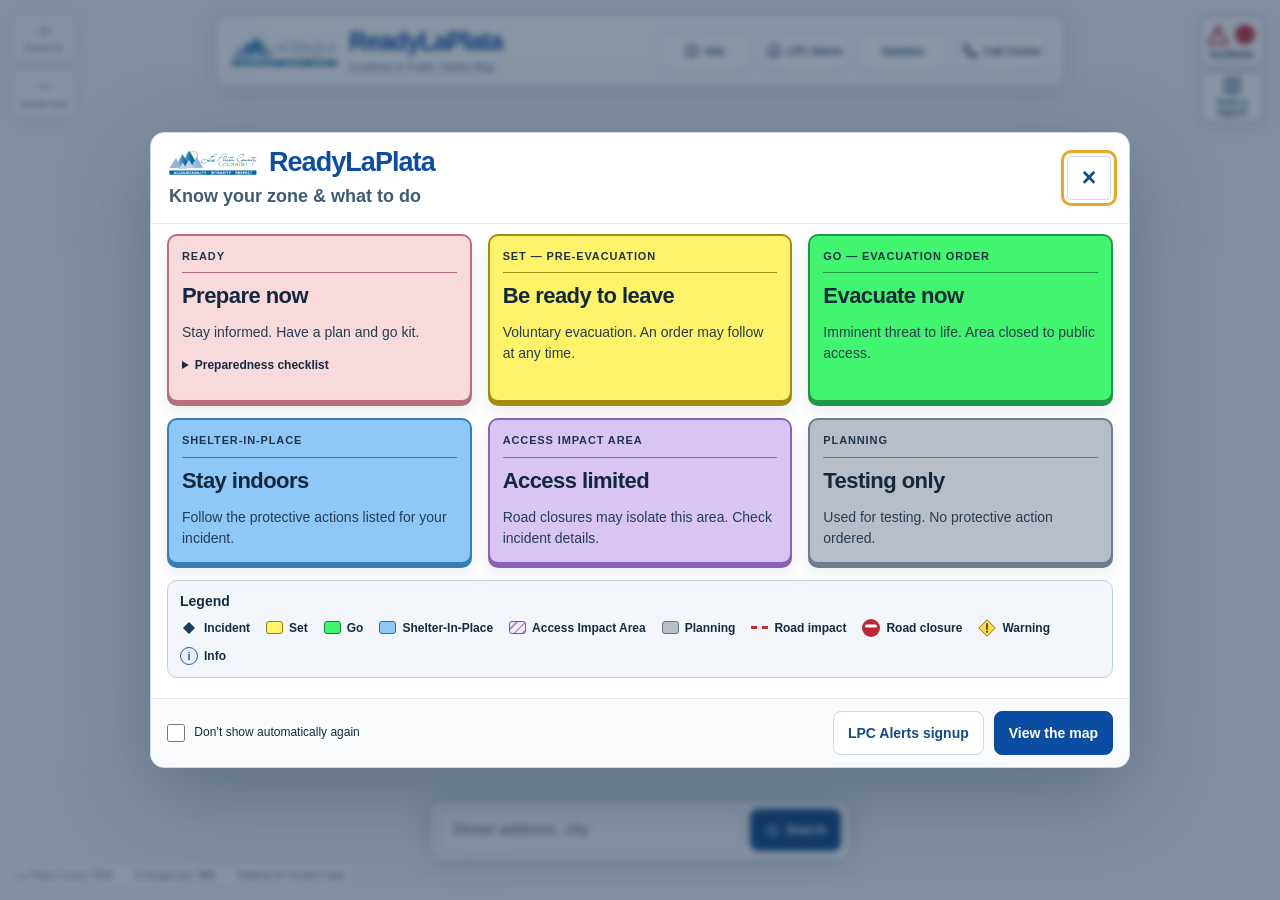
<file: index.html>
<!DOCTYPE html>
<html lang="en">
<head>
  <meta charset="utf-8">
  <meta name="viewport" content="width=device-width, initial-scale=1.0">
  <title>ReadyLaPlata — Incidents & Public Safety</title>

  <!-- Google Analytics -->
  <script async src="https://www.googletagmanager.com/gtag/js?id=G-LF6VNLVXVQ"></script>
  <script>
    window.dataLayer = window.dataLayer || [];
    function gtag(){dataLayer.push(arguments);}
    gtag('js', new Date());
    gtag('config', 'G-LF6VNLVXVQ');
  </script>
  
  <link rel="icon" type="image/x-icon" href="favicon.ico?v=20261111-county74">
  <meta name="description" content="Official evacuation information and interactive maps for La Plata County, Colorado. View active incidents, evacuation zones, and sign up for emergency alerts.">
  <meta name="theme-color" content="#0b4da2">
  
  <meta property="og:title" content="ReadyLaPlata — Incidents & Public Safety">
  <meta property="og:description" content="Official evacuation information and interactive maps for La Plata County, Colorado. View active incidents and evacuation zones.">
  <meta property="og:type" content="website">
  <meta property="og:locale" content="en_US">
  
  <meta name="twitter:card" content="summary">
  <meta name="twitter:title" content="ReadyLaPlata — Incidents & Public Safety">
  <meta name="twitter:description" content="Official evacuation information for La Plata County, Colorado.">

  <link rel="dns-prefetch" href="//js.arcgis.com">
  <link rel="dns-prefetch" href="//services2.arcgis.com">
  <link rel="preconnect" href="https://js.arcgis.com" crossorigin>
  <link rel="preconnect" href="https://services2.arcgis.com" crossorigin>

  <link rel="stylesheet" href="shared-styles.css?v=20261110-live38">
  <link rel="stylesheet" href="https://js.arcgis.com/4.31/esri/themes/light/main.css">
  <link rel="stylesheet" href="home.css?v=20261111-cleanup72">
  <link rel="stylesheet" href="home-overlay.css?v=20261111-solid88">

<style id="zone-information-layout">
#welcomeDialog{width:min(980px,calc(100% - 24px));max-height:calc(100vh - 24px);max-height:calc(100dvh - 24px);padding:0;border:1px solid #ccd8e4;border-radius:14px;color:#162b40;overflow:hidden;font-family:Arial,sans-serif}
#welcomeDialog:not([open]){display:none}#welcomeDialog[open]{display:flex;flex-direction:column}#welcomeDialog .welcome-header{display:flex;align-items:center;justify-content:space-between;gap:12px;flex-shrink:0;padding:14px 18px;border-bottom:1px solid #e0e6ee}#welcomeDialog h2{margin:0;font-size:21px}#welcomeDialog .welcome-scroll{min-height:0;overflow-y:auto;padding:12px 16px;overscroll-behavior:contain}#welcomeDialog .welcome-grid{display:grid;grid-template-columns:repeat(3,minmax(0,1fr));gap:10px}#welcomeDialog .welcome-status{border:0;padding:13px;border-radius:10px;box-shadow:none}#welcomeDialog h3{font-size:15px;line-height:1.3;margin:0 0 7px}#welcomeDialog p{font-size:14px;line-height:1.45;margin:0;color:#162b40}#welcomeDialog .welcome-footer{display:grid;grid-template-columns:1fr auto auto;gap:10px;padding:12px 16px;flex-shrink:0;border-top:1px solid #e0e6ee}#welcomeDialog .welcome-status.ready{background:#f8dadd}#welcomeDialog .welcome-status.set{background:#fff36a}#welcomeDialog .welcome-status.go{background:#41f56e}#welcomeDialog .welcome-status.shelter{background:#8dc8f8}#welcomeDialog .welcome-status.access{background:#d9c5f4}#welcomeDialog .welcome-status.planning{background:#b8bec7}
@media(max-width:680px){#welcomeDialog{width:calc(100% - 12px)}#welcomeDialog .welcome-header{padding:10px 12px}#welcomeDialog .welcome-scroll{padding:9px 10px}#welcomeDialog .welcome-grid{grid-template-columns:repeat(2,minmax(0,1fr));gap:8px}#welcomeDialog .welcome-status{padding:10px}#welcomeDialog h3{font-size:14px}#welcomeDialog p{font-size:13px;line-height:1.4}#welcomeDialog .welcome-footer{grid-template-columns:1fr 1fr;padding:10px;gap:8px}#welcomeDialog .welcome-footer label{grid-column:1/-1}#welcomeDialog .home-btn{min-height:40px;font-size:12px}}

#welcomeDialog .welcome-status{border:2px solid var(--card-edge);box-shadow:0 4px 0 var(--card-edge),0 9px 16px #18334c18;transform:translateY(-2px)}
#welcomeDialog .welcome-status.ready{--card-edge:#b66f7b}#welcomeDialog .welcome-status.set{--card-edge:#a58c14}#welcomeDialog .welcome-status.go{--card-edge:#21974a}#welcomeDialog .welcome-status.shelter{--card-edge:#357fb6}#welcomeDialog .welcome-status.access{--card-edge:#8b62b5}#welcomeDialog .welcome-status.planning{--card-edge:#707c8b}
#welcomeDialog .welcome-grid{gap:16px}#welcomeDialog .welcome-scroll{padding-bottom:20px}
@media(max-width:680px){#welcomeDialog .welcome-grid{gap:12px}#welcomeDialog .welcome-status{box-shadow:0 3px 0 var(--card-edge),0 6px 10px #18334c14}}

/* Distinct levels: zone label, primary action, supporting detail. */
#welcomeDialog .welcome-status h3{font-size:11px;font-weight:700;line-height:1.4;letter-spacing:.08em;text-transform:uppercase;color:#203349;border-bottom:1px solid var(--card-edge);padding-bottom:8px;margin:0 0 4px}
#welcomeDialog .welcome-status p.status-action{font-size:22px;font-weight:800;line-height:1.15;letter-spacing:-.025em;color:#13283d;margin:0 0 8px}
#welcomeDialog .welcome-status p:not(.status-action){font-size:14px;font-weight:400;line-height:1.5;color:#263d51;margin:0}
#welcomeDialog .ready-checklist{margin-top:8px;font-weight:400}#welcomeDialog .ready-checklist summary{font-size:12px;font-weight:600}#welcomeDialog .ready-checklist li{font-weight:400}
@media(max-width:680px){#welcomeDialog .welcome-status h3{font-size:10px;padding-bottom:6px;margin-bottom:3px;letter-spacing:.06em}#welcomeDialog .welcome-status p.status-action{font-size:18px;margin-bottom:6px}#welcomeDialog .welcome-status p:not(.status-action){font-size:12px;line-height:1.45}#welcomeDialog .ready-checklist{margin-top:5px}}
</style>
</head>
<body class="home-map-page immersive-map">
<a href="#main-content" class="skip-nav">Skip to main content</a>
<div class="home-shell">
  <div id="siteBanner" class="site-banner"></div>
<header class="home-brand-banner" role="banner">
  <div class="home-brand-group">
    <img src="logo.png" alt="La Plata County Logo" class="home-brand-logo" width="136" height="48">
    <div class="home-brand-text"><h1 class="home-site-name">ReadyLaPlata</h1><p class="home-site-subtitle">Incidents &amp; Public Safety Map</p></div>
  </div>

  <div class="home-header-actions"><nav class="home-brand-nav" aria-label="Site navigation"><button id="infoButton" class="home-nav-btn" type="button" aria-label="Zone guide and map legend">
                  <svg class="nav-icon" aria-hidden="true" viewBox="0 0 24 24" fill="none" stroke="currentColor" stroke-width="2.5" stroke-linecap="round" stroke-linejoin="round"><circle cx="12" cy="12" r="9"/><path d="M12 11v6m0-10h.01"/></svg>
                  <span>Info</span>
                </button><button id="coderedButton" class="home-nav-btn" type="button">
                  <svg class="nav-icon" aria-hidden="true" viewBox="0 0 24 24" fill="none" stroke="currentColor" stroke-width="2.5" stroke-linecap="round" stroke-linejoin="round"><path d="M18 8A6 6 0 0 0 6 8c0 7-3 9-3 9h18s-3-2-3-9"/><path d="M13.73 21a2 2 0 0 1-3.46 0"/></svg>
                  <span>LPC Alerts</span>
                </button><button id="announcementAlertBtn" class="home-nav-btn" type="button" aria-label="View county announcements">Updates</button></nav><a href="tel:+19703858700" class="home-call-link" aria-label="Call the La Plata County call center at 970-385-8700">
                <svg aria-hidden="true" viewBox="0 0 24 24" fill="none" stroke="currentColor" stroke-width="2.5" stroke-linecap="round" stroke-linejoin="round"><path d="M22 16.92v3a2 2 0 0 1-2.18 2 19.79 19.79 0 0 1-8.63-3.07 19.5 19.5 0 0 1-6-6 19.79 19.79 0 0 1-3.07-8.67A2 2 0 0 1 4.11 2h3a2 2 0 0 1 2 1.72 12.84 12.84 0 0 0 .7 2.81 2 2 0 0 1-.45 2.11L8.09 9.91a16 16 0 0 0 6 6l1.27-1.27a2 2 0 0 1 2.11-.45 12.84 12.84 0 0 0 2.81.7A2 2 0 0 1 22 16.92z"/></svg>
                <span class="call-center-text">Call Center</span>
              </a></div>

</header>
  <main id="main-content">
    <section class="overview-card" aria-label="County incident map">
      <div class="overview-top"><button id="addressSearchClose" class="overlay-close address-search-close" type="button" aria-label="Close address search results" hidden>×</button>
  <form id="addressForm" class="home-address-search"><label for="addressSearch">Address Search</label><div><input id="addressSearch" type="search" enterkeyhint="search" placeholder="Street address, city" autocomplete="street-address"><button class="home-btn" type="submit"><svg aria-hidden="true" width="15" height="15" viewBox="0 0 24 24" fill="none" stroke="currentColor" stroke-width="2"><circle cx="10.5" cy="10.5" r="6.5"/><path d="m16 16 5 5"/></svg><span>Search</span></button></div></form>
        
        <div id="addressIncidentResult" class="address-incident-result" role="status" hidden></div>
        <p id="mapMessage" class="map-message" role="status"></p>
        <p id="mapLayerMessage" class="map-message" role="status"></p>

      </div>
      <div class="overview-map-layout">
        <section id="incidentPopover" class="incident-summary-panel incident-sidebar" aria-labelledby="incidentsTitle" hidden>
          <div class="incident-strip-heading"><div><h2 id="incidentsTitle">Incidents</h2><span id="incidentCount" class="count-pill">—</span></div><div class="incident-popover-actions"><button id="incidentMenuClose" class="overlay-close" type="button" aria-label="Close incident menu">×</button></div></div>
          <p id="incidentState" class="feed-state" role="status">Loading county incidents…</p>
          <div class="incident-carousel"><button id="incidentPrev" class="incident-scroll" type="button" aria-label="Previous incidents" aria-controls="incidentList">‹</button><div id="incidentList" class="incident-list" tabindex="0" aria-label="Incident cards"></div><button id="incidentNext" class="incident-scroll" type="button" aria-label="Next incidents" aria-controls="incidentList">›</button></div>
        </section>
      <div id="mapFrame" class="home-map-frame">
            <div class="map-quick-actions" aria-label="Map shortcuts"><button id="incidentMenuToggle" class="map-quick-button" type="button" aria-controls="incidentPopover" aria-expanded="false" aria-label="Active incidents"><svg aria-hidden="true" viewBox="0 0 24 24" fill="none" stroke="currentColor" stroke-width="2"><path d="M12 3 2 21h20L12 3Z" stroke-linejoin="round"/><path d="M12 9v5" stroke-linecap="round"/><circle cx="12" cy="17.5" r="1" fill="currentColor" stroke="none"/></svg><span>Incidents</span><b id="incidentMenuCount">—</b></button><button id="mapOptionsToggle" class="map-quick-button" type="button" aria-controls="mapOptions" aria-expanded="false"><svg aria-hidden="true" viewBox="0 0 24 24" fill="none" stroke="currentColor" stroke-width="2"><path d="m3 5 6-2 6 2 6-2v16l-6 2-6-2-6 2V5Z"/><path d="M9 3v16m6-14v16"/></svg><span>Tools &amp; legend</span></button></div>
            <div class="map-zoom-actions" aria-label="Map zoom"><button id="mapZoomIn" class="map-quick-button" type="button" aria-label="Zoom in" disabled><svg aria-hidden="true" viewBox="0 0 24 24" fill="none" stroke="currentColor" stroke-width="2"><path d="M12 4v16M4 12h16"/></svg><span>Zoom in</span></button><button id="mapZoomOut" class="map-quick-button" type="button" aria-label="Zoom out" disabled><svg aria-hidden="true" viewBox="0 0 24 24" fill="none" stroke="currentColor" stroke-width="2"><path d="M4 12h16"/></svg><span>Zoom out</span></button></div><div id="viewDiv" role="region" aria-label="La Plata County incident map"></div>
            <div id="incidentMapEffects" class="incident-map-effects" aria-hidden="true"></div>
            <div id="incidentMapLabels" class="incident-map-labels" aria-label="Active incident areas"></div>
            <div id="mapLoading" class="home-map-loading" role="status">Loading overview map…</div>
          </div>
      </div>
      <section id="mapOptions" class="map-options" aria-labelledby="mapOptionsTitle" hidden><div class="map-panel-heading"><h2 id="mapOptionsTitle">Map tools &amp; legend</h2><button id="mapOptionsClose" class="overlay-close" type="button" aria-label="Close map tools and legend">×</button></div>
        <div class="home-legend" aria-label="Map legend"><strong class="map-section-label">Legend</strong>
            <span><img src="incident-marker.svg?v=20261111-points84" width="18" height="18" alt="">Incident</span>
            <span><i style="background:#fff36a;border-color:#967800"></i>Set</span>
            <span><i style="background:#41f56e;border-color:#15803d"></i>Go</span>
            <span><i style="background:#8dc8f8;border-color:#1e6eb6"></i>Shelter-In-Place</span>
            <span><i class="access-hatch"></i>Access Impact Area</span>
            <span><i style="background:#b8bec7;border-color:#667180"></i>Planning</span>
            <span><i class="road-line" aria-hidden="true"></i>Road impact</span><span><span class="legend-icon-road" aria-hidden="true"></span>Road closure</span><span><span class="legend-icon-warning" aria-hidden="true"><svg viewBox="0 0 24 24" width="18" height="18" focusable="false"><path d="M12 1 23 12 12 23 1 12Z" fill="#ffda4c" stroke="#8d670b" stroke-width="1.2"/><path d="M12 6.5v7" fill="none" stroke="#4b3700" stroke-width="2.2" stroke-linecap="round"/><circle cx="12" cy="17" r="1.3" fill="#4b3700"/></svg></span>Warning</span><span><span class="legend-icon-info" aria-hidden="true">i</span>Info</span>
          </div>
<div class="home-map-tools" aria-label="Map controls and layers"><div class="map-action-group"><strong class="map-section-label">Map controls</strong>
            <button id="refreshAll" class="home-btn" type="button">Refresh</button>
            <button id="mapResetBtn" class="home-btn" type="button">County view</button>
            <button id="myLocationBtn" class="home-btn" type="button">My location</button>
            
          </div><div class="map-layer-group" role="group" aria-label="Map layers"><strong class="map-section-label">Layers</strong>
            <label><input id="roadsToggle" type="checkbox" checked> Roads</label>
            <label><input id="roadLayerToggle" type="checkbox" checked> Road information</label>
            <label><input id="poiLayerToggle" type="checkbox" checked> Info</label>
            <label><input id="incidentLabelsToggle" type="checkbox"> Incident labels</label>
          </div></div>
      </section>
      
    </section>

  </main>
  <footer class="home-footer"><p>La Plata County OEM <span aria-hidden="true">·</span> Emergencies: <a href="tel:911">911</a> <span aria-hidden="true">·</span> <span id="lastLoaded">Waiting for incident data</span></p></footer>
</div>
<dialog id="welcomeDialog" class="welcome-dialog" aria-labelledby="welcomeTitle">
  <div class="welcome-header"><div class="welcome-brand"><div class="welcome-brand-row"><img src="logo.png" class="welcome-county-logo" alt="La Plata County" width="88"><h1 class="welcome-brand-name">ReadyLaPlata</h1></div><h2 id="welcomeTitle">Know your zone &amp; what to do</h2></div><button id="welcomeClose" class="home-btn" type="button" aria-label="Close zone guide">×</button></div>
  <div class="welcome-scroll">
    <div class="welcome-grid">
      <section class="welcome-status ready"><h3>Ready</h3><p class="status-action">Prepare now</p><p>Stay informed. Have a plan and go kit.</p><details class="ready-checklist"><summary>Preparedness checklist</summary><ul>
        <li>Sign up for LPC Alerts and enable government alerts.</li>
        <li>Pack for people, pets, documents and medications.</li>
        <li>Keep a go kit ready.</li>
        <li>Know more than one way out.</li>
      </ul></details></section>
      <section class="welcome-status set"><h3>Set — Pre-Evacuation</h3><p class="status-action">Be ready to leave</p><p>Voluntary evacuation. An order may follow at any time.</p></section>
      <section class="welcome-status go"><h3>Go — Evacuation Order</h3><p class="status-action">Evacuate now</p><p>Imminent threat to life. Area closed to public access.</p></section>
      <section class="welcome-status shelter"><h3>Shelter-In-Place</h3><p class="status-action">Stay indoors</p><p>Follow the protective actions listed for your incident.</p></section>
      <section class="welcome-status access"><h3>Access Impact Area</h3><p class="status-action">Access limited</p><p>Road closures may isolate this area. Check incident details.</p></section>
      <section class="welcome-status planning"><h3>Planning</h3><p class="status-action">Testing only</p><p>Used for testing. No protective action ordered.</p></section>
    </div>
  </div>
  <div class="welcome-footer"><label><input id="welcomeRemember" type="checkbox"> Don’t show automatically again</label><button id="welcomeAlerts" class="home-btn" type="button">LPC Alerts signup</button><button id="welcomeContinue" class="home-btn primary" type="button">View the map</button></div>
</dialog>
  <!-- LPC Alerts Overlay -->
  <div id="coderedOverlay" class="codered-overlay" aria-hidden="true">
    <div class="codered-dialog" role="dialog" aria-modal="true" aria-labelledby="coderedTitle">
      <button id="coderedClose" class="codered-close" type="button" aria-label="Close">×</button>
      <div class="codered-header">
        <div class="codered-title-wrap">
          <h2 id="coderedTitle" class="codered-title">LPC Emergency Alerts</h2>
          <p class="codered-subtitle">Stay informed about wildfires, floods, and other emergencies in La Plata County.</p>
        </div>
      </div>
      <div class="codered-body">
        <p>Sign up for <strong>LPC Alerts</strong> to receive emergency notifications by text, phone, and email from La Plata County OEM.</p>
        <div class="codered-embed">
          <iframe data-src="https://embeds.regroupcloud.com/orgs/LPCAlerts/channels/lpc-alerts-emergency/signup_embed" title="LPC Alerts Signup" style="width:100%;min-height:480px;border:none;"></iframe>
        </div>
      </div>
      <div class="codered-actions">
        <button id="callerIdButton" class="secondary-pill" type="button">
          <svg class="btn-icon" viewBox="0 0 24 24" fill="none" stroke="currentColor" stroke-width="2.5"><path d="M22 16.92v3a2 2 0 0 1-2.18 2 19.79 19.79 0 0 1-8.63-3.07 19.5 19.5 0 0 1-6-6 19.79 19.79 0 0 1-3.07-8.67A2 2 0 0 1 4.11 2h3a2 2 0 0 1 2 1.72 12.84 12.84 0 0 0 .7 2.81 2 2 0 0 1-.45 2.11L8.09 9.91a16 16 0 0 0 6 6l1.27-1.27a2 2 0 0 1 2.11-.45 12.84 12.84 0 0 0 2.81.7A2 2 0 0 1 22 16.92z"/></svg>
          Save LPC Alerts Caller ID
        </button>
      </div>
    </div>
  </div>

  <!-- Caller ID Help Overlay -->
  <div id="callerIdOverlay" class="callerid-overlay" aria-hidden="true">
    <div class="callerid-dialog" role="dialog" aria-modal="true" aria-labelledby="callerIdTitle">
      <button id="callerIdClose" class="callerid-close" type="button" aria-label="Close">×</button>
      
      <div class="callerid-header">
        <div class="callerid-title-wrap">
          <h2 id="callerIdTitle" class="callerid-title">Save LPC Alerts Caller ID</h2>
          <p class="callerid-subtitle">Prevent emergency alerts from being marked as spam</p>
        </div>
      </div>
      
      <div class="callerid-body">
        <p class="callerid-intro">LPC Alerts may be blocked by your phone's spam filter. Save these numbers as a contact to ensure you receive emergency notifications:</p>
        
        <div class="callerid-numbers">
          <div class="callerid-number-card">
            <div class="callerid-number-label">Text Messages</div>
            <div class="callerid-number-value">58339</div>
          </div>
          <div class="callerid-number-card">
            <div class="callerid-number-label">Voice Calls</div>
            <div class="callerid-number-value">(970) 385-8700</div>
          </div>
        </div>
        
        <div class="callerid-download callerid-download--top">
          <button type="button" class="callerid-download-btn" onclick="ReadyLaPlata.downloadVCard()">
            <svg viewBox="0 0 24 24" fill="none" stroke="currentColor" stroke-width="2.5" stroke-linecap="round" stroke-linejoin="round"><path d="M16 21v-2a4 4 0 0 0-4-4H5a4 4 0 0 0-4 4v2"/><circle cx="8.5" cy="7" r="4"/><line x1="20" y1="8" x2="20" y2="14"/><line x1="23" y1="11" x2="17" y2="11"/></svg>
            Save LPC Alerts contact
          </button>
          <p class="callerid-download-hint"><strong>Open the downloaded contact and save it in your contacts app.</strong></p>
        </div>
        
        <div class="callerid-note">
          <svg viewBox="0 0 24 24" fill="none" stroke="currentColor" stroke-width="2" stroke-linecap="round" stroke-linejoin="round"><circle cx="12" cy="12" r="10"/><line x1="12" y1="8" x2="12" y2="12"/><line x1="12" y1="16" x2="12.01" y2="16"/></svg>
          <span>Some carriers may still filter messages. Check your spam/blocked messages folder if you're not receiving alerts.</span>
        </div>
      </div>
      
      <div class="callerid-footer">
        <button id="callerIdDismiss" class="secondary-pill" type="button">Done</button>
      </div>
    </div>
  </div>

  <!-- Announcement Overlay (content loaded from announcement.json) -->
  <div id="announcementOverlay" class="announcement-overlay" aria-hidden="true">
    <div class="announcement-dialog" role="dialog" aria-modal="true" aria-labelledby="announcementTitle">
      <button id="announcementClose" class="announcement-close" type="button" aria-label="Close">×</button>
      <!-- Content injected by initAnnouncement() -->
    </div>
  </div>



<script src="shared.js?v=20261111-cleanup72"></script>
<script src="zone-status.js?v=20261110-live38"></script>
<script src="https://js.arcgis.com/4.31/" defer></script>
<script src="home-config.js?v=20261111-zoom85"></script>
<script src="home-map.js?v=20261111-pulsezoom87" defer></script>
<script src="home-details.js?v=20261111-readable68" defer></script>
<script src="home.js?v=20261111-solid88" defer></script>
</body>
</html>
</file>
<file: shared-styles.css>
/* ========== GLOBAL LAYOUT & TYPOGRAPHY ========== */

*,
*::before,
*::after {
  box-sizing: border-box;
}

html, body {
  margin: 0;
  padding: 0;
  font-family: Arial, sans-serif;
  background: #f5f5f7;
  font-size: 18px;
  overflow-x: hidden;
  color: #000;
}

@media (max-width: 600px) {
  html, body { font-size: 15px; }
}

.page-shell {
  min-height: 100vh;
  display: flex;
  flex-direction: column;
}

/* ========== MAP WRAPPER & CARD ========== */

.map-wrapper {
  max-width: 900px;
  width: 100%;
  margin: 16px auto 0;
  padding: 12px;
}

.map-card {
  position: relative;
  width: 100%;
  border-radius: 14px;
  border: 1.5px solid rgba(0,0,0,0.18);
  box-shadow: 0 4px 20px rgba(0,0,0,0.12);
  overflow: hidden;
  background: #fff;
  display: flex;
  flex-direction: column;
}
.site-banner {
  background: linear-gradient(135deg, #0b4da2 0%, #1e40af 100%);
  color: #fff;
  padding: 10px 18px;
  display: flex;
  align-items: center;
  justify-content: center;
  gap: 10px;
  font-size: 13px;
  font-weight: 500;
  line-height: 1.4;
  text-align: center;
}

/* Hidden by default - only shows when has content */
.site-banner:empty {
  display: none;
}

.site-banner-icon {
  display: inline-flex;
  align-items: center;
  justify-content: center;
  flex-shrink: 0;
}

.site-banner-icon svg {
  width: 16px;
  height: 16px;
  opacity: 0.9;
}

.site-banner a {
  color: #fff;
  text-decoration: underline;
  text-underline-offset: 2px;
}

.site-banner a:hover {
  text-decoration-thickness: 2px;
}

/* Warning variant (amber) */
.site-banner--warning {
  background: linear-gradient(135deg, #d97706 0%, #b45309 100%);
}

/* Info variant (teal) */
.site-banner--info {
  background: linear-gradient(135deg, #0891b2 0%, #0e7490 100%);
}

/* Success variant (green) */
.site-banner--success {
  background: linear-gradient(135deg, #059669 0%, #047857 100%);
}

/* Alert variant (red) - same as alert-bar */
.site-banner--alert {
  background: linear-gradient(135deg, #9a1f18 0%, #7f1d1d 100%);
}

@media (max-width: 480px) {
  .site-banner {
    font-size: 12px;
    padding: 8px 14px;
    gap: 8px;
  }

  .site-banner-icon svg {
    width: 14px;
    height: 14px;
  }
}

/* ========== ACCESSIBILITY ========== */

/* Skip navigation link */
.skip-nav {
  position: absolute;
  top: -100%;
  left: 16px;
  z-index: 9999;
  padding: 12px 20px;
  background: #0b4da2;
  color: #fff;
  font-size: 14px;
  font-weight: 700;
  border-radius: 0 0 8px 8px;
  text-decoration: none;
  transition: top 0.2s;
}

.skip-nav:focus {
  top: 0;
}

/* Focus visible styles for keyboard navigation */
*:focus-visible {
  outline: 3px solid #0b4da2;
  outline-offset: 2px;
}

button:focus-visible,
a:focus-visible,
.nav-btn:focus-visible,
.incident-chip:focus-visible,
.map-control-btn:focus-visible,
.callerid-tab:focus-visible {
  outline: 3px solid #0b4da2;
  outline-offset: 2px;
  border-radius: 4px;
}

/* Remove outline for mouse clicks */
*:focus:not(:focus-visible) {
  outline: none;
}

/* ========== BRAND BANNER ========== */

.brand-banner {
  background: linear-gradient(135deg, #f8fafc 0%, #f1f5f9 100%);
  padding: 18px 24px;
  border-bottom: 1px solid rgba(0,0,0,0.08);
}

.brand-row {
  display: flex;
  align-items: center;
  justify-content: space-between;
  gap: 20px;
}

.brand-group {
  display: flex;
  align-items: center;
  gap: 14px;
  padding-right: 24px;
  border-right: 1px solid rgba(0,0,0,0.1);
}

.header-logo {
  width: 200px;
  height: auto;
  display: block;
  filter: drop-shadow(0 2px 4px rgba(0,0,0,0.06));
}

.brand-text {
  display: flex;
  flex-direction: column;
}

.site-name {
  font-size: 28px;
  font-weight: 800;
  line-height: 1.1;
  color: #0b4da2;
  margin: 0;
}

.site-subtitle {
  font-size: 15px;
  font-weight: 500;
  margin-top: 2px;
  color: #64748b;
  white-space: nowrap;
}

/* Nav buttons */
.banner-nav {
  display: flex;
  flex-direction: column;
  align-items: stretch;
  gap: 6px;
  flex: 1;
  min-width: 0;
}

.nav-buttons {
  display: flex;
  align-items: center;
  gap: 8px;
  width: 100%;
}

.banner-nav .nav-btn {
  font-size: 13px;
  padding: 7px 16px;
  border-radius: 8px;
  border: 1px solid rgba(0,0,0,0.12);
  background: rgba(255,255,255,0.9);
  color: #64748b;
  font-weight: 600;
  cursor: pointer;
  display: inline-flex;
  align-items: center;
  justify-content: center;
  gap: 6px;
  box-shadow: none;
  transition: all 0.2s;
  white-space: nowrap;
  flex: 1;
  min-width: 0;
}

.banner-nav .nav-btn:hover {
  background: #fff;
  border-color: rgba(0,0,0,0.2);
  color: #334155;
  transform: translateY(-1px);
}

.banner-nav .nav-icon {
  width: 15px;
  height: 15px;
  opacity: 0.7;
}

/* Call Center Link */
.call-center-link {
  display: inline-flex;
  align-items: center;
  justify-content: center;
  gap: 6px;
  padding: 7px 14px;
  border-radius: 8px;
  background: rgba(255,255,255,0.9);
  border: 1px solid rgba(0,0,0,0.12);
  color: #64748b;
  font-size: 13px;
  font-weight: 600;
  text-decoration: none;
  transition: all 0.2s;
  width: 100%;
}

.call-center-link:hover {
  background: #fff;
  border-color: rgba(0,0,0,0.2);
  color: #334155;
  transform: translateY(-1px);
}

.call-center-link svg {
  width: 15px;
  height: 15px;
  flex-shrink: 0;
  opacity: 0.7;
}

.call-center-link .call-label {
  display: none;
}

.call-center-link .call-number {
  white-space: nowrap;
}

.call-center-link .call-number::before {
  content: 'Call Center: ';
}

/* Content section below header */
.content-overlap {
  background: #fff;
  padding-top: 0;
  position: relative;
  z-index: 1;
}

/* Divider between header and incident section */
.content-overlap::before {
  content: '';
  display: block;
  height: 1px;
  background: linear-gradient(90deg,
    transparent 0%,
    rgba(0,0,0,0.12) 15%,
    rgba(0,0,0,0.12) 85%,
    transparent 100%
  );
  box-shadow: 0 1px 3px rgba(0,0,0,0.06);
}

/* Mobile styles */
@media (max-width: 600px) {
  .brand-banner {
    padding: 16px 18px;
  }

  .brand-row {
    flex-direction: column;
    align-items: flex-start;
    gap: 14px;
  }

  .brand-group {
    gap: 12px;
    padding-right: 0;
    border-right: none;
    padding-bottom: 14px;
    position: relative;
    width: 100%;
  }

  .brand-group::after {
    content: '';
    position: absolute;
    bottom: 0;
    left: 10%;
    right: 10%;
    height: 1px;
    background: rgba(0,0,0,0.1);
  }

  .header-logo {
    width: 140px;
  }

  .site-name {
    font-size: 20px;
  }

  .site-subtitle {
    font-size: 13px;
    white-space: normal;
  }

  .banner-nav {
    width: 100%;
    align-items: stretch;
  }

  .nav-buttons {
    width: 100%;
    min-width: 0;
  }

  .banner-nav .nav-btn {
    flex: 1;
    justify-content: center;
    font-size: 13px;
    padding: 10px 12px;
    min-width: 0;
  }

  .banner-nav .nav-icon {
    width: 15px;
    height: 15px;
  }

  .banner-nav .call-center-link {
    width: 100%;
    justify-content: center;
    padding: 10px 14px;
    font-size: 13px;
  }
}

.card-divider {
  margin: 8px 14px 0;
  border-top: 1px solid rgba(0,0,0,0.08);
}

/* ========== INCIDENT BAR & CHIPS ========== */

.incident-strip {
  padding: 14px 18px 16px;
}

/* ========== INCIDENT BOX (Style E) ========== */

.incident-box {
  border-radius: 12px;
  overflow: hidden;
}

.incident-box--alert {
  border: 1.5px solid rgba(11,77,162,0.3);
  background: linear-gradient(135deg, #eff6ff 0%, #e8f0fe 100%);
}

.incident-box--calm {
  border: 1.5px solid rgba(11,77,162,0.15);
  background: linear-gradient(135deg, #eff6ff 0%, #e8f0fe 100%);
  box-shadow: inset 0 1px 3px rgba(11,77,162,0.06);
}

.incident-box-header {
  display: flex;
  align-items: center;
  gap: 8px;
  padding: 10px 14px;
  border-bottom: 1px solid rgba(11,77,162,0.15);
}

.incident-box-header--alert {
  background: rgba(11,77,162,0.08);
}

.incident-box-header-icon {
  width: 16px;
  height: 16px;
  color: #0b4da2;
  flex-shrink: 0;
}

.incident-box-header-text {
  font-size: 13px;
  font-weight: 700;
  text-transform: uppercase;
  letter-spacing: 0.04em;
  color: #0a3d7e;
}

.incident-box-body {
  padding: 12px 14px 14px;
}

.incident-box-body .incident-tip {
  margin: 0 0 10px;
  font-size: 14px;
  color: rgba(11,77,162,0.6);
}

.incident-box-content-row {
  display: flex;
  align-items: center;
  gap: 14px;
  padding: 14px;
}

.incident-box-footer {
  padding: 10px 14px;
  background: rgba(0,0,0,0.03);
  border-top: 1px solid rgba(0,0,0,0.06);
}

.incident-box--calm .incident-box-content-row {
  padding: 14px 16px;
}

/* No incidents icon - brand blue */
.incident-box--calm .incident-none-icon {
  width: 40px;
  height: 40px;
  border-radius: 10px;
  background: rgba(11,77,162,0.1);
  border: 1px solid rgba(11,77,162,0.1);
  display: flex;
  align-items: center;
  justify-content: center;
  flex-shrink: 0;
}

.incident-box--calm .incident-none-icon svg {
  width: 20px;
  height: 20px;
  color: #0b4da2;
}

.incident-box--calm .incident-none-title {
  font-size: 15px;
  font-weight: 700;
  color: #0b4da2;
  margin-bottom: 2px;
}

.incident-box--calm .incident-none-body {
  font-size: 14px;
  color: #4a6fa5;
  margin: 0;
}

.incident-box--calm .incident-none-cta-link {
  display: inline-flex;
  align-items: center;
  gap: 8px;
  font-size: 14px;
  font-weight: 500;
  color: #0b4da2;
  text-decoration: none;
  transition: color 0.2s;
}

.incident-box--calm .incident-none-cta-link:hover {
  color: #083a7a;
}

.incident-box--calm .incident-none-cta-link svg {
  width: 16px;
  height: 16px;
}

/* Hide states based on incident count - both hidden by default */
#incidentsActive {
  display: none;
}

#incidentsActive.has-incidents {
  display: block;
}

#noIncidentsMsg {
  display: none;
}

#noIncidentsMsg.is-visible {
  display: block;
}

@media (max-width: 520px) {
  .incident-box--calm .incident-box-content-row {
    padding: 12px;
    gap: 10px;
  }

  .incident-box--calm .incident-none-icon {
    width: 32px;
    height: 32px;
    border-radius: 8px;
  }

  .incident-box--calm .incident-none-icon svg {
    width: 16px;
    height: 16px;
  }
}

/* Legacy styles kept for backward compatibility */
.incident-strip-top {
  display: flex;
  align-items: center;
  justify-content: space-between;
  gap: 10px;
  margin-bottom: 6px;
}

.incident-bar-left {
  display: inline-flex;
  align-items: center;
  gap: 8px;
  flex-shrink: 1;
  min-width: 0;
}

.incident-label {
  font-size: 18px;
  font-weight: 700;
  text-transform: uppercase;
  letter-spacing: 0.04em;
  color: #0b4da2;
  display: inline-flex;
  align-items: center;
  gap: 8px;
  white-space: nowrap;
}

.incident-count-badge {
  font-weight: 700;
}

.incident-actions {
  display: inline-flex;
  align-items: center;
  gap: 8px;
  flex-shrink: 0;
}

/* Centered navigation below incident strip */
.incident-nav-centered {
  display: flex;
  justify-content: center;
  align-items: stretch;
  gap: 10px;
  padding: 10px 18px 12px;
  border-bottom: 1px solid rgba(0,0,0,0.08);
}

/* Compact variant for 3-button navigation */
.incident-nav-centered.nav-3-buttons {
  gap: 8px;
}

.incident-nav-centered.nav-3-buttons .info-link,
.incident-nav-centered.nav-3-buttons .alert-link {
  font-size: 13px;
  padding: 8px 12px;
  gap: 6px;
  max-width: 140px;
}

.incident-nav-centered.nav-3-buttons .nav-icon {
  width: 16px;
  height: 16px;
}

@media (max-width: 520px) {
  .incident-nav-centered.nav-3-buttons {
    gap: 6px;
    padding: 8px 12px 10px;
  }

  .incident-nav-centered.nav-3-buttons .info-link,
  .incident-nav-centered.nav-3-buttons .alert-link {
    font-size: 12px;
    padding: 7px 10px;
    max-width: 110px;
  }

  .incident-nav-centered.nav-3-buttons .nav-icon {
    width: 14px;
    height: 14px;
  }
}

/* Navigation buttons - shared base styles (Option B: Soft Cards) */
.info-link,
.alert-link {
  font-size: 14px;
  padding: 10px 16px;
  border-radius: 10px;
  border: 1px solid rgba(11,77,162,0.2);
  background: linear-gradient(135deg, #f0f6ff 0%, #e8f0fe 100%);
  color: #0b4da2;
  cursor: pointer;
  transition: background 0.2s, border-color 0.2s, box-shadow 0.2s, transform 0.2s;
  white-space: nowrap;
  display: inline-flex;
  align-items: center;
  justify-content: center;
  gap: 8px;
  flex: 1;
  max-width: 180px;
  font-weight: 700;
  box-shadow: 0 2px 8px rgba(11,77,162,0.1);
}

/* HOVER: Deeper gradient with lift */
.info-link:hover,
.alert-link:hover {
  background: linear-gradient(135deg, #e0edff 0%, #d4e4fc 100%);
  border-color: rgba(11,77,162,0.35);
  box-shadow: 0 4px 14px rgba(11,77,162,0.18);
  transform: translateY(-2px);
}

.nav-icon {
  width: 18px;
  height: 18px;
  flex-shrink: 0;
}

.info-label-full,
.alert-label {
  font-size: 14px;
}

.info-label-short,
.alert-label-short {
  font-size: 14px;
  display: none;
}

/* Tablet */
@media (max-width: 700px) {
  .info-label-full { display: none; }
  .info-label-short { display: inline; }
}

/* Mobile */
@media (max-width: 520px) {
  .incident-strip {
    padding: 8px 12px 12px;
  }

  .incident-strip-top {
    gap: 6px;
  }

  .incident-label {
    font-size: 15px;
    letter-spacing: 0.02em;
  }

  .incident-count-badge {
    padding: 3px 10px;
    font-size: 14px;
  }

  .incident-tip {
    font-size: 13px;
  }

  .incident-actions {
    gap: 5px;
  }

  .incident-nav-centered {
    padding: 10px 12px 12px;
    gap: 8px;
  }

  .info-link,
  .alert-link {
    padding: 9px 12px;
    gap: 6px;
    border-radius: 8px;
    font-size: 13px;
    max-width: 160px;
  }

  .nav-icon {
    width: 16px;
    height: 16px;
  }

  .info-label-short {
    font-size: 13px;
  }

  .alert-label { display: none; }
  .alert-label-short {
    display: inline;
    font-size: 13px;
  }
}

/* Small mobile */
@media (max-width: 420px) {
  .incident-strip {
    padding: 8px 10px 10px;
  }

  .incident-bar-left {
    gap: 6px;
  }

  .incident-label {
    font-size: 14px;
  }

  .incident-count-badge {
    padding: 3px 8px;
    font-size: 13px;
  }

  .incident-tip {
    font-size: 12px;
  }

  .incident-actions {
    gap: 4px;
  }

  .info-link,
  .alert-link {
    padding: 8px 10px;
    gap: 5px;
    border-radius: 8px;
    font-size: 12px;
    max-width: 140px;
  }

  .nav-icon {
    width: 15px;
    height: 15px;
  }

  .info-label-short,
  .alert-label-short {
    font-size: 12px;
  }
}

/* Very small screens */
@media (max-width: 360px) {
  .info-label-short { display: none; }
  .info-link {
    padding: 8px;
  }
  .nav-icon {
    width: 16px;
    height: 16px;
  }
}

.incident-tip {
  font-size: 14px;
  color: #64748b;
  margin: 4px 0 8px 2px;
  font-weight: 400;
}

.incident-chips {
  display: flex;
  flex-wrap: wrap;
  gap: 10px;
}

.incident-chip {
  border-radius: 10px;
  padding: 12px 16px;
  border: 1.5px solid rgba(11,77,162,0.25);
  background: #fff;
  font-size: 16px;
  font-weight: 600;
  cursor: pointer;
  display: inline-flex;
  align-items: center;
  gap: 10px;
  color: #1a1a1a;
  transition: background 0.2s, border-color 0.2s, transform 0.2s, box-shadow 0.2s;
  box-shadow: 0 1px 3px rgba(0,0,0,0.08);
  white-space: nowrap;
}

@keyframes chipGlow {
  0%, 100% {
    box-shadow: 0 2px 10px rgba(11,77,162,0.08);
  }
  50% {
    box-shadow: 0 2px 16px rgba(11,77,162,0.2), 0 0 0 2px rgba(11,77,162,0.08);
  }
}

/* Blue ! warning icon */
.incident-chip-icon {
  width: 22px;
  height: 22px;
  border-radius: 50%;
  background: #0b4da2;
  color: #fff;
  font-size: 13px;
  font-weight: 800;
  display: flex;
  align-items: center;
  justify-content: center;
  flex-shrink: 0;
  box-shadow: 0 2px 6px rgba(11,77,162,0.3);
}

/* Hover: lift and emphasize */
.incident-chip:hover {
  background: #f0f6ff;
  border-color: rgba(11,77,162,0.4);
  box-shadow: 0 4px 12px rgba(11,77,162,0.12);
  transform: translateY(-1px);
}

.incident-chip.active {
  background: linear-gradient(135deg, #0b4da2 0%, #0a3d7e 100%);
  border-color: #0b4da2;
  color: #fff;
  font-weight: 700;
  box-shadow: 0 4px 14px rgba(11,77,162,0.3);
  animation: none;
}

.incident-chip.active .incident-chip-icon {
  background: #fff;
  color: #0b4da2;
  box-shadow: none;
}

/* Incident chip responsive styles */
@media (max-width: 520px) {
  .incident-chips {
    gap: 8px;
  }

  .incident-chip {
    padding: 10px 14px;
    border-radius: 10px;
    font-size: 15px;
    gap: 10px;
  }

  .incident-chip-icon {
    width: 20px;
    height: 20px;
    font-size: 12px;
  }
}

@media (max-width: 420px) {
  .incident-chip {
    padding: 10px 12px;
    font-size: 14px;
    gap: 8px;
  }

  .incident-chip-icon {
    width: 18px;
    height: 18px;
    font-size: 11px;
  }
}

/* No Active Incidents Card */
.incident-none {
  display: none;
  margin-top: 8px;
  padding: 12px 14px;
  background: #f8fafc;
  border: 1px solid rgba(11, 77, 162, 0.2);
  border-radius: 10px;
}

.incident-none.is-visible {
  display: block;
}

.incident-none-content {
  display: flex;
  align-items: center;
  gap: 10px;
}

.incident-none-icon {
  width: 28px;
  height: 28px;
  border-radius: 50%;
  background: #0b4da2;
  display: flex;
  align-items: center;
  justify-content: center;
  flex-shrink: 0;
}

.incident-none-icon svg {
  width: 16px;
  height: 16px;
  color: #fff;
}

.incident-none-text {
  flex: 1;
  min-width: 0;
}

.incident-none-title {
  font-size: 14px;
  font-weight: 700;
  color: #0f172a;
  margin: 0;
  line-height: 1.3;
}

.incident-none-body {
  font-size: 13px;
  color: #64748b;
  line-height: 1.4;
  margin: 2px 0 0 0;
}

.incident-none-cta-link {
  display: inline-flex;
  align-items: center;
  gap: 8px;
  margin-left: 38px;
  margin-top: 10px;
  padding: 10px 16px;
  background: linear-gradient(135deg, #f0f6ff 0%, #e8f0fe 100%);
  border: 1px solid rgba(11,77,162,0.2);
  border-radius: 10px;
  color: #0b4da2;
  font-size: 14px;
  font-weight: 700;
  text-decoration: none;
  cursor: pointer;
  box-shadow: 0 2px 8px rgba(11,77,162,0.1);
  transition: background 0.2s, border-color 0.2s, box-shadow 0.2s, transform 0.2s;
}

.incident-none-cta-link:hover {
  background: linear-gradient(135deg, #e0edff 0%, #d4e4fc 100%);
  border-color: rgba(11,77,162,0.35);
  box-shadow: 0 4px 14px rgba(11,77,162,0.18);
  transform: translateY(-2px);
}

.incident-none-cta-link svg {
  width: 16px;
  height: 16px;
  flex-shrink: 0;
}

/* Mobile adjustments */
@media (max-width: 520px) {
  .incident-none {
    padding: 10px 12px;
  }

  .incident-none-content {
    gap: 8px;
  }

  .incident-none-icon {
    width: 26px;
    height: 26px;
  }

  .incident-none-icon svg {
    width: 14px;
    height: 14px;
  }

  .incident-none-title {
    font-size: 12px;
  }

  .incident-none-body {
    font-size: 12px;
  }

  .incident-none-cta-link {
    margin-left: 34px;
    padding: 5px 10px;
    font-size: 12px;
  }
}

@media (max-width: 380px) {
  .incident-none-cta-link {
    margin-left: 0;
    margin-top: 10px;
  }
}

/* ========== MAP CONTAINER & LEGEND ========== */

/* Map controls - centered above map key */
.map-controls {
  display: flex;
  justify-content: center;
  gap: 12px;
  padding: 14px 18px;
  background: linear-gradient(135deg, #f8fafc 0%, #f1f5f9 100%);
  border-top: 1px solid rgba(0,0,0,0.08);
  flex-wrap: wrap;
}

.map-control-btn {
  display: inline-flex;
  align-items: center;
  gap: 8px;
  padding: 10px 16px;
  border: 1px solid rgba(0,0,0,0.12);
  border-radius: 8px;
  background: #fff;
  box-shadow: 0 1px 3px rgba(0,0,0,0.08);
  cursor: pointer;
  font-size: 13px;
  font-weight: 600;
  color: #334155;
  transition: all 0.2s;
}

.map-control-btn:hover {
  background: #f8fafc;
  border-color: rgba(0,0,0,0.2);
  transform: translateY(-1px);
  box-shadow: 0 2px 6px rgba(0,0,0,0.12);
}

.map-control-btn:disabled {
  cursor: default;
  transform: none;
}

.map-control-btn svg {
  width: 18px;
  height: 18px;
  flex-shrink: 0;
}

/* Fullscreen bottom bar */
.fullscreen-bar {
  display: none;
}

.fullscreen-bar-divider {
  width: 1px;
  height: 32px;
  background: rgba(0,0,0,0.15);
  margin: 0 8px;
}

.fullscreen-bar-key {
  display: flex;
  align-items: center;
  gap: 12px;
}

.fullscreen-bar-key .legend-title {
  font-weight: 700;
  font-size: 12px;
  text-transform: uppercase;
  letter-spacing: 0.05em;
  color: #64748b;
  margin-right: 4px;
}

.fullscreen-bar-key .legend-item {
  display: flex;
  align-items: center;
  gap: 6px;
  font-size: 13px;
}

/* Fullscreen map state */
.map-is-fullscreen {
  position: fixed !important;
  inset: 0 !important;
  z-index: 9999 !important;
  height: 100% !important;
  width: 100% !important;
  border-radius: 0 !important;
}

.map-is-fullscreen ~ .map-controls,
.map-is-fullscreen ~ .map-key-merged {
  display: none;
}

.map-is-fullscreen ~ .fullscreen-bar {
  display: flex;
  position: fixed;
  left: 0;
  right: 0;
  bottom: 0;
  z-index: 10001;
  background: rgba(255,255,255,0.98);
  backdrop-filter: blur(8px);
  padding: 12px 18px;
  border-top: 1px solid rgba(0,0,0,0.1);
  justify-content: center;
  align-items: center;
  gap: 12px;
  flex-wrap: wrap;
}

@media (max-width: 700px) {
  .fullscreen-bar-divider {
    display: none;
  }

  .fullscreen-bar-key {
    width: 100%;
    justify-content: center;
    padding-top: 8px;
    border-top: 1px solid rgba(0,0,0,0.1);
    margin-top: 4px;
  }
}

@media (max-width: 600px) {
  .map-controls {
    gap: 8px;
    padding: 12px 12px;
  }

  .map-control-btn {
    padding: 8px 12px;
    gap: 6px;
    font-size: 12px;
  }

  .map-control-btn svg {
    width: 16px;
    height: 16px;
  }
}

/* Hide other page elements when map is fullscreen */
body.map-fullscreen-active .incident-panel,
body.map-fullscreen-active .status-timestamp,
body.map-fullscreen-active .announcement-alert-btn,
body.map-fullscreen-active .site-footer {
  display: none !important;
}

/* Map key / legend */
.map-key-merged {
  padding: 14px 18px 16px;
  background: linear-gradient(135deg, #f8fafc 0%, #f1f5f9 100%);
  border-top: 1px solid rgba(0,0,0,0.08);
  text-align: center;
}

.map-key-merged .legend-title {
  font-weight: 700;
  margin-bottom: 12px;
  font-size: 13px;
  text-transform: uppercase;
  letter-spacing: 0.08em;
  color: #64748b;
}

.map-key-merged .legend-items {
  display: inline-flex;
  gap: 12px;
  flex-wrap: wrap;
  justify-content: center;
}

.map-key-merged .legend-item {
  display: flex;
  align-items: center;
  gap: 8px;
  font-size: 13px;
  background: #fff;
  padding: 6px 12px;
  border-radius: 8px;
  border: 1px solid rgba(0,0,0,0.08);
  box-shadow: 0 1px 3px rgba(0,0,0,0.06);
  white-space: nowrap;
}

@media (max-width: 520px) {
  .map-key-merged {
    padding: 12px 12px 14px;
  }

  .map-key-merged .legend-items {
    gap: 8px;
  }

  .map-key-merged .legend-item {
    font-size: 12px;
    padding: 5px 10px;
  }
}

.legend-tip {
  margin-top: 10px;
  font-size: 11px;
  color: #6b7280;
  font-style: italic;
}

.legend-icon-road {
  position: relative;
  width: 18px;
  height: 18px;
  border-radius: 50%;
  background: #d60000;
  flex-shrink: 0;
}

.legend-icon-road::after {
  content: "";
  position: absolute;
  top: 50%;
  left: 3px;
  width: 12px;
  height: 3px;
  background: #fff;
  transform: translateY(-50%);
  border-radius: 2px;
}

.legend-icon-info {
  width: 18px;
  height: 18px;
  border-radius: 50%;
  background: #0078d4;
  color: #fff;
  font-weight: bold;
  font-size: 11px;
  display: flex;
  justify-content: center;
  align-items: center;
  flex-shrink: 0;
}

.legend-icon-warning {
  position: relative;
  width: 18px;
  height: 18px;
  background: #f6e05e;
  transform: rotate(45deg);
  border: 1px solid #c7b100;
  flex-shrink: 0;
}

.legend-icon-warning::after {
  content: "!";
  position: absolute;
  top: 50%;
  left: 50%;
  transform: translate(-50%, -60%) rotate(-45deg);
  color: #000;
  font-weight: bold;
  font-size: 13px;
  line-height: 1;
}

main {
  display: block;
  width: 100%;
}

/* ========== EVAC SET/GO ROW & BOXES ========== */

.evac-row {
  display: flex;
  gap: 16px;
  max-width: 900px;
  width: 100%;
  padding: 12px;
  flex-wrap: wrap;
  justify-content: center;
  margin: 6px auto 18px;
}

.evac-box {
  padding: 14px;
  border-radius: 8px;
  box-shadow: 0 0 5px rgba(0,0,0,0.25);
  flex: 1;
  min-width: 260px;
  border: 1px solid rgba(0,0,0,0.2);
  background: #fff;
}

.evac-box-set {
  border: 3px solid rgba(180,150,0,0.9);
  box-shadow: 0 0 10px rgba(180,150,0,0.45);
}

.evac-box-go {
  border: 3px solid rgba(0,120,0,0.9);
  box-shadow: 0 0 12px rgba(0,120,0,0.55);
  animation: goPulse 2.5s ease-in-out infinite alternate;
  will-change: box-shadow;
}

@keyframes goPulse {
  from { box-shadow: 0 0 8px rgba(0,120,0,0.4); }
  to { box-shadow: 0 0 18px rgba(0,160,0,0.8); }
}

.evac-title {
  font-weight: 700;
  font-size: 18px;
  margin-bottom: 8px;
}

.evac-body {
  font-size: 15px;
  line-height: 1.5;
  display: flex;
  flex-direction: column;
}

.evac-zones {
  display: flex;
  flex-wrap: wrap;
  gap: 8px;
  margin-top: 12px;
}

.zone-chip,
.no-zones-chip {
  font-weight: 700;
  background: rgba(0,0,0,0.08);
  padding: 5px 12px;
  border-radius: 6px;
  font-size: 15px;
  color: #1e293b;
  border: 1px solid rgba(0,0,0,0.15);
}

/* SET box zone chips - amber tint */
.evac-box-set .zone-chip {
  background: rgba(140,110,0,0.15);
  border-color: rgba(120,90,0,0.3);
}

/* GO box zone chips - green tint */
.evac-box-go .zone-chip {
  background: rgba(0,90,0,0.15);
  border-color: rgba(0,70,0,0.3);
}

/* No zones chip styling */
.no-zones-chip {
  background: #f8fafc;
  border: 1px dashed rgba(0,0,0,0.2);
  color: #64748b;
  font-style: italic;
  font-weight: 600;
}

.evac-note {
  margin-top: 10px;
  font-size: 15px;
  font-style: italic;
  font-weight: 700;
}

/* ========== INCIDENT PANEL & STATUS HTML ========== */

.incident-panel {
  max-width: 900px;
  width: 100%;
  padding: 0 12px 20px;
  margin: 0 auto 20px;
  font-size: 18px;
  line-height: 1.6;
}

.incident-panel a {
  color: #0b4da2;
  font-weight: 700;
  text-decoration: underline;
}

.status-html {
  font-size: 15px;
  line-height: 1.6;
}

.status-html a {
  color: #0b4da2;
  font-weight: 700;
  text-decoration: underline;
}

.status-html a:hover {
  color: #083b7c;
}

.status-html h1,
.status-html h2,
.status-html h3 {
  margin: 12px 0 6px;
  font-weight: 700;
  font-size: 18px;
  color: #0f172a;
}

.status-html .status-card,
.status-html .card,
.status-html .card-container {
  border-radius: 12px;
  overflow: hidden;
  box-shadow: 0 1px 6px rgba(0,0,0,0.18);
  border: 1.5px solid rgba(0,0,0,0.18);
  margin: 12px 0;
  padding: 12px 16px;
  background: #fff;
}

.status-timestamp {
  font-size: 14px;
  margin-top: 10px;
  color: #444;
  opacity: 0.8;
  text-align: center;
  padding: 0 10px;
}

.source-label {
  font-style: italic;
  opacity: 0.9;
}

/* ========== STATUS CARD STYLES (JSON-generated) ========== */

.status-card {
  border-radius: 14px;
  overflow: hidden;
  box-shadow: 0 4px 20px rgba(0,0,0,0.08);
  border: 1px solid rgba(0,0,0,0.1);
  margin: 12px 0;
  background: #fff;
}

.status-card-header {
  display: flex;
  align-items: center;
  gap: 12px;
  padding: 14px 18px;
  background: linear-gradient(135deg, #f0f6ff 0%, #e8f0fe 100%);
  border-bottom: 1px solid rgba(11,77,162,0.1);
}

.status-card-icon {
  width: 36px;
  height: 36px;
  border-radius: 10px;
  background: #0b4da2;
  display: flex;
  align-items: center;
  justify-content: center;
  flex-shrink: 0;
}

.status-card-icon svg {
  width: 20px;
  height: 20px;
  color: #fff;
}

.status-card-title-wrap {
  display: flex;
  flex-direction: column;
  gap: 2px;
}

.status-card-title {
  margin: 0;
  font-size: 16px;
  font-weight: 700;
  color: #0b4da2;
}

.status-card-subtitle {
  font-size: 13px;
  color: #64748b;
}

.status-card-body {
  padding: 16px 18px;
}

.status-link-row {
  text-align: center;
  margin-bottom: 16px;
  padding-bottom: 12px;
  border-bottom: 1px solid rgba(0,0,0,0.08);
}

.status-link-row .status-label {
  font-weight: 600;
  color: #475569;
  margin-right: 6px;
}

.status-section {
  margin-bottom: 16px;
  padding-bottom: 14px;
  border-bottom: 1px solid rgba(0,0,0,0.06);
}

.status-section:last-child {
  margin-bottom: 0;
  padding-bottom: 0;
  border-bottom: none;
}

.status-section-title {
  display: flex;
  align-items: center;
  gap: 8px;
  margin: 0 0 8px;
  font-size: 14px;
  font-weight: 700;
  color: #334155;
  text-transform: uppercase;
  letter-spacing: 0.03em;
}

.status-section-title svg {
  color: #0b4da2;
  flex-shrink: 0;
}

.status-row {
  display: flex;
  align-items: flex-start;
  justify-content: space-between;
  gap: 12px;
}

.status-value {
  font-size: 15px;
  line-height: 1.5;
  color: #1f2937;
}

.status-value div {
  margin-bottom: 2px;
}

.status-value div:last-child {
  margin-bottom: 0;
}

.no-data {
  color: #6b7280;
  font-style: italic;
}

.maps-link {
  display: inline-flex;
  align-items: center;
  gap: 4px;
  padding: 4px 10px;
  border-radius: 6px;
  background: #f0f6ff;
  color: #0b4da2;
  font-size: 13px;
  font-weight: 600;
  text-decoration: none;
  white-space: nowrap;
  flex-shrink: 0;
  transition: background 0.2s;
}

.maps-link:hover {
  background: #e0edff;
  text-decoration: none;
}

.maps-link svg {
  color: #0b4da2;
}

.status-card-empty,
.status-card-error {
  text-align: center;
  padding: 24px 18px;
}

.status-card-empty p,
.status-card-error p {
  margin: 0;
  color: #475569;
}

.status-card-error {
  background: #fef2f2;
  border-color: #fecaca;
}

.status-card-error .status-card-title {
  color: #b91c1c;
}

@media (max-width: 600px) {
  .status-card {
    padding: 14px 14px;
  }

  .status-card-title {
    font-size: 18px;
    margin-bottom: 12px;
    padding-bottom: 10px;
  }

  .status-section-title {
    font-size: 13px;
  }

  .status-section-title svg {
    width: 16px;
    height: 16px;
  }

  .status-value {
    font-size: 14px;
  }

  .status-row {
    flex-direction: column;
    gap: 8px;
  }

  .maps-link {
    align-self: flex-start;
  }
}

@media (max-width: 600px) {
  .evac-row { flex-direction: column; }
  .evac-box { min-width: 0; }

  .evac-zones {
    gap: 6px;
    margin-top: 10px;
  }

  .zone-chip,
  .no-zones-chip {
    padding: 5px 12px;
    font-size: 14px;
    border-radius: 6px;
  }
}

/* ========== HOMEPAGE CONTENT (INFO PAGE) ========== */

.home-wrapper {
  max-width: 900px;
  margin: 8px auto 0;
  padding: 0;
}
.primary-pill,
.secondary-pill {
  display: inline-block;
  padding: 6px 14px;
  border-radius: 999px;
  text-decoration: none;
  font-weight: 700;
  font-size: 15px;
  margin-top: 4px;
  margin-right: 6px;
  cursor: pointer;
}

.primary-pill {
  background: #0b4da2;
  border: 1px solid #0b4da2;
  color: #fff;
}

.secondary-pill {
  background: #fff;
  border: 1px solid #0b4da2;
  color: #0b4da2;
}

.primary-pill:hover,
.secondary-pill:hover {
  box-shadow: 0 0 0 2px rgba(11,77,162,0.3);
}

/* ========== LPC ALERTS OVERLAY MODAL ========== */

.codered-overlay {
  position: fixed;
  inset: 0;
  background: rgba(15,23,42,0.55);
  display: none;
  align-items: center;
  justify-content: center;
  padding: 16px;
  z-index: 1400;
}

.codered-overlay.is-open {
  display: flex;
}

.codered-dialog {
  max-width: 540px;
  width: 100%;
  max-height: 90vh;
  background: #fff;
  border-radius: 16px;
  box-shadow: 0 18px 45px rgba(15,23,42,0.5);
  position: relative;
  overflow: hidden;
  display: flex;
  flex-direction: column;
}

.codered-header {
  display: flex;
  align-items: center;
  gap: 12px;
  padding: 14px 20px;
  padding-right: 48px;
  background: linear-gradient(135deg, #f0f6ff 0%, #e8f0fe 100%);
  border-bottom: 1px solid rgba(11,77,162,0.1);
  flex-shrink: 0;
}

.codered-header::before {
  content: '';
  width: 36px;
  height: 36px;
  border-radius: 10px;
  background: #0b4da2;
  flex-shrink: 0;
  background-image: url("data:image/svg+xml,%3Csvg xmlns='http://www.w3.org/2000/svg' viewBox='0 0 24 24' fill='none' stroke='white' stroke-width='2.5' stroke-linecap='round' stroke-linejoin='round'%3E%3Cpath d='M18 8A6 6 0 0 0 6 8c0 7-3 9-3 9h18s-3-2-3-9'/%3E%3Cpath d='M13.73 21a2 2 0 0 1-3.46 0'/%3E%3C/svg%3E");
  background-repeat: no-repeat;
  background-position: center;
  background-size: 20px 20px;
}

.codered-title-wrap {
  display: flex;
  flex-direction: column;
  gap: 2px;
}

.codered-title {
  margin: 0;
  font-size: 16px;
  font-weight: 700;
  color: #0b4da2;
  line-height: 1.3;
}

.codered-subtitle {
  margin: 2px 0 0;
  font-size: 13px;
  color: #64748b;
  line-height: 1.3;
}

.codered-body {
  padding: 12px 20px;
  font-size: 14px;
  line-height: 1.6;
  color: #374151;
  overflow-y: auto;
  flex: 1 1 auto;
  min-height: 0;
}

.codered-body p {
  margin: 0 0 8px;
}

.codered-body p:last-child {
  margin-bottom: 0;
}

.codered-embed {
  margin-top: 8px;
  border-radius: 8px;
  overflow: hidden;
  background: #f9fafb;
  border: 1px solid rgba(0,0,0,0.06);
}

.codered-embed iframe {
  display: block;
}

.codered-actions {
  padding: 0 20px 18px;
  display: flex;
  flex-wrap: nowrap;
  gap: 10px;
  flex-shrink: 0;
}

.codered-actions .primary-pill,
.codered-actions .secondary-pill {
  display: inline-flex;
  align-items: center;
  gap: 8px;
  padding: 11px 16px;
  border-radius: 10px;
  text-decoration: none;
  font-weight: 700;
  font-size: 14px;
  margin: 0;
  cursor: pointer;
  transition: all 0.2s;
  white-space: nowrap;
}

.codered-actions .primary-pill {
  background: linear-gradient(135deg, #0b4da2 0%, #1565c0 100%);
  border: none;
  color: #fff;
  box-shadow: 0 2px 8px rgba(11,77,162,0.3);
}

.codered-actions .primary-pill:hover {
  box-shadow: 0 4px 14px rgba(11,77,162,0.4);
  transform: translateY(-2px);
}

.codered-actions .secondary-pill {
  background: linear-gradient(135deg, #f0f6ff 0%, #e8f0fe 100%);
  border: 1px solid rgba(11,77,162,0.2);
  color: #0b4da2;
  box-shadow: 0 2px 8px rgba(11,77,162,0.1);
}

.codered-actions .secondary-pill:hover {
  background: linear-gradient(135deg, #e0edff 0%, #d4e4fc 100%);
  box-shadow: 0 4px 14px rgba(11,77,162,0.18);
  transform: translateY(-2px);
}

.codered-actions .btn-icon {
  width: 16px;
  height: 16px;
  flex-shrink: 0;
}

@media (max-width: 480px) {
  .codered-overlay {
    padding: 8px;
  }

  .codered-dialog {
    max-height: 95vh;
    border-radius: 12px;
  }

  .codered-header {
    padding: 10px 16px;
    padding-right: 44px;
    gap: 10px;
  }

  .codered-header::before {
    width: 32px;
    height: 32px;
    border-radius: 8px;
    background-size: 18px 18px;
  }

  .codered-title {
    font-size: 15px;
  }

  .codered-subtitle {
    font-size: 12px;
  }

  .codered-body {
    padding: 10px 16px;
  }

  .codered-actions {
    padding: 0 16px 12px;
    flex-wrap: wrap;
  }

  .codered-actions .primary-pill,
  .codered-actions .secondary-pill {
    width: 100%;
    justify-content: center;
    padding: 12px 16px;
  }
}

.codered-close {
  position: absolute;
  top: 12px;
  right: 12px;
  border: none;
  background: rgba(11,77,162,0.1);
  border-radius: 999px;
  width: 28px;
  height: 28px;
  cursor: pointer;
  font-size: 18px;
  line-height: 1;
  display: flex;
  align-items: center;
  justify-content: center;
  color: #0b4da2;
  transition: background 0.2s, transform 0.1s;
}

.codered-close:hover {
  background: rgba(11,77,162,0.2);
  transform: translateY(-1px);
}

/* ========== ANNOUNCEMENT OVERLAY ========== */

.announcement-overlay {
  position: fixed;
  inset: 0;
  background: rgba(15,23,42,0.6);
  display: none;
  align-items: center;
  justify-content: center;
  padding: 16px;
  z-index: 1500;
}

.announcement-overlay.is-open {
  display: flex;
}

.announcement-dialog {
  max-width: 560px;
  width: 100%;
  background: #fff;
  border-radius: 16px;
  box-shadow: 0 18px 45px rgba(15,23,42,0.5);
  position: relative;
  max-height: 90vh;
  overflow: hidden;
  display: flex;
  flex-direction: column;
}

.announcement-header {
  background: linear-gradient(135deg, #f0f6ff 0%, #e8f0fe 100%);
  padding: 16px 20px;
  padding-right: 48px;
  display: flex;
  align-items: center;
  gap: 14px;
  border-bottom: 1px solid rgba(11,77,162,0.1);
}

.announcement-icon-wrap {
  width: 36px;
  height: 36px;
  border-radius: 10px;
  background: #0b4da2;
  display: flex;
  align-items: center;
  justify-content: center;
  flex-shrink: 0;
}

.announcement-icon-wrap svg {
  width: 20px;
  height: 20px;
  color: #fff;
}

.announcement-logo {
  width: 56px;
  height: auto;
  flex-shrink: 0;
}

.announcement-header-text {
  display: flex;
  flex-direction: column;
  gap: 2px;
  flex: 1;
  min-width: 0;
}

.announcement-title {
  margin: 0;
  font-size: 17px;
  font-weight: 700;
  color: #0b4da2;
  line-height: 1.3;
}

.announcement-subtitle {
  margin: 0;
  font-size: 13px;
  color: #64748b;
  line-height: 1.3;
}

.announcement-badge {
  display: none;
}

.announcement-body {
  padding: 20px 24px;
  overflow-y: auto;
  flex: 1;
}

.announcement-content {
  font-size: 14px;
  line-height: 1.65;
  color: #374151;
}

.announcement-content p {
  margin: 0 0 12px;
}

.announcement-content p:last-child {
  margin-bottom: 0;
}

.announcement-content strong {
  color: #111827;
}

.announcement-contact-title {
  font-size: 12px;
  font-weight: 700;
  text-transform: uppercase;
  letter-spacing: 0.04em;
  color: #64748b;
  margin: 0 0 8px;
}

.announcement-contact-row {
  display: flex;
  align-items: center;
  gap: 8px;
  font-size: 14px;
  color: #334155;
  margin-bottom: 6px;
}

.announcement-contact-row:last-child {
  margin-bottom: 0;
}

.announcement-contact-row svg {
  width: 16px;
  height: 16px;
  color: #64748b;
  flex-shrink: 0;
}

.announcement-contact-row a {
  color: #0b4da2;
  text-decoration: none;
  font-weight: 600;
}

.announcement-contact-row a:hover {
  text-decoration: underline;
}

.announcement-footer {
  padding: 16px 24px 20px;
  background: #fafbfc;
  border-top: 1px solid rgba(0,0,0,0.06);
  display: flex;
  flex-wrap: wrap;
  gap: 10px;
}

.announcement-footer .primary-pill {
  display: inline-flex;
  align-items: center;
  gap: 8px;
  padding: 12px 20px;
  border-radius: 10px;
  text-decoration: none;
  font-weight: 700;
  font-size: 14px;
  cursor: pointer;
  transition: all 0.2s;
  background: linear-gradient(135deg, #0b4da2 0%, #1565c0 100%);
  border: none;
  color: #fff;
  box-shadow: 0 2px 8px rgba(11,77,162,0.3);
}

.announcement-footer .primary-pill:hover {
  box-shadow: 0 4px 14px rgba(11,77,162,0.4);
  transform: translateY(-2px);
}

.announcement-footer .secondary-pill {
  display: inline-flex;
  align-items: center;
  gap: 8px;
  padding: 12px 20px;
  border-radius: 10px;
  text-decoration: none;
  font-weight: 700;
  font-size: 14px;
  cursor: pointer;
  transition: all 0.2s;
  background: #f1f5f9;
  border: 1px solid #e2e8f0;
  color: #475569;
}

.announcement-footer .secondary-pill:hover {
  background: #e2e8f0;
  transform: translateY(-1px);
}

.announcement-footer .btn-icon {
  width: 16px;
  height: 16px;
  flex-shrink: 0;
}

.announcement-close {
  position: absolute;
  top: 12px;
  right: 12px;
  border: none;
  background: rgba(148,163,184,0.2);
  border-radius: 999px;
  width: 32px;
  height: 32px;
  cursor: pointer;
  font-size: 20px;
  line-height: 1;
  display: flex;
  align-items: center;
  justify-content: center;
  color: #475569;
  transition: background 0.2s, transform 0.1s;
  z-index: 10;
}

.announcement-close:hover {
  background: rgba(148,163,184,0.35);
  transform: translateY(-1px);
}

@media (max-width: 480px) {
  .announcement-header {
    padding: 14px 16px;
    padding-right: 40px;
    gap: 12px;
  }

  .announcement-icon-wrap {
    width: 32px;
    height: 32px;
    border-radius: 8px;
  }

  .announcement-icon-wrap svg {
    width: 18px;
    height: 18px;
  }

  .announcement-logo {
    width: 48px;
  }

  .announcement-title {
    font-size: 15px;
  }

  .announcement-subtitle {
    font-size: 12px;
  }

  .announcement-body {
    padding: 14px 16px;
  }

  .announcement-footer {
    padding: 14px 16px 16px;
    flex-direction: column;
  }

  .announcement-footer .primary-pill,
  .announcement-footer .secondary-pill {
    width: 100%;
    justify-content: center;
  }
}

/* ========== ANNOUNCEMENT KEY MESSAGE ========== */

.announcement-key-message {
  background: #fef3c7;
  border: 1px solid #fcd34d;
  border-radius: 10px;
  padding: 14px 16px;
  margin-bottom: 16px;
  display: flex;
  align-items: flex-start;
  gap: 12px;
}

.announcement-key-message-icon {
  flex-shrink: 0;
  width: 24px;
  height: 24px;
  color: #d97706;
}

.announcement-key-message-text {
  font-size: 14px;
  line-height: 1.5;
  color: #92400e;
}

.announcement-key-message-text strong {
  color: #78350f;
}

/* ========== ANNOUNCEMENT PRIMARY CTA ========== */

.announcement-primary-cta {
  display: block;
  width: 100%;
  padding: 14px 20px;
  background: linear-gradient(135deg, #0b4da2 0%, #1565c0 100%);
  color: #fff;
  border: none;
  border-radius: 10px;
  font-size: 15px;
  font-weight: 700;
  text-align: center;
  text-decoration: none;
  cursor: pointer;
  box-shadow: 0 4px 12px rgba(11, 77, 162, 0.3);
  transition: all 0.2s;
  margin-bottom: 16px;
}

.announcement-primary-cta:hover {
  transform: translateY(-1px);
  box-shadow: 0 6px 16px rgba(11, 77, 162, 0.4);
}

/* ========== ANNOUNCEMENT ACCORDION ========== */

.announcement-accordion {
  border: 1px solid #e2e8f0;
  border-radius: 10px;
  overflow: hidden;
}

.announcement-accordion-item {
  border-bottom: 1px solid #e2e8f0;
}

.announcement-accordion-item:last-child {
  border-bottom: none;
}

.announcement-accordion-trigger {
  width: 100%;
  padding: 14px 16px;
  background: #f8fafc;
  border: none;
  cursor: pointer;
  display: flex;
  align-items: center;
  justify-content: space-between;
  gap: 12px;
  text-align: left;
  transition: background 0.2s;
}

.announcement-accordion-trigger:hover {
  background: #f1f5f9;
}

.announcement-accordion-trigger-left {
  display: flex;
  align-items: center;
  gap: 10px;
}

.announcement-accordion-icon {
  width: 20px;
  height: 20px;
  color: #0b4da2;
  flex-shrink: 0;
}

.announcement-accordion-label {
  font-size: 14px;
  font-weight: 600;
  color: #334155;
}

.announcement-accordion-chevron {
  width: 18px;
  height: 18px;
  color: #94a3b8;
  transition: transform 0.2s;
  flex-shrink: 0;
}

.announcement-accordion-item.is-open .announcement-accordion-chevron {
  transform: rotate(180deg);
}

.announcement-accordion-content {
  display: none;
  padding: 0 16px 16px;
  background: #fff;
}

.announcement-accordion-item.is-open .announcement-accordion-content {
  display: block;
}

.announcement-accordion-text {
  font-size: 14px;
  line-height: 1.6;
  color: #475569;
  margin: 0;
}

.announcement-accordion-text + .announcement-accordion-text {
  margin-top: 10px;
}

.announcement-accordion-text strong {
  color: #1e293b;
}

/* Caller ID inside accordion */
.announcement-accordion-callerid-cards {
  display: grid;
  grid-template-columns: 1fr 1fr;
  gap: 10px;
  margin-top: 12px;
}

.announcement-accordion-callerid-card {
  background: #f1f5f9;
  border-radius: 8px;
  padding: 12px;
  text-align: center;
}

.announcement-accordion-callerid-label {
  font-size: 10px;
  font-weight: 700;
  text-transform: uppercase;
  letter-spacing: 0.05em;
  color: #64748b;
  margin-bottom: 4px;
}

.announcement-accordion-callerid-value {
  font-size: 15px;
  font-weight: 700;
  color: #0b4da2;
  font-family: 'SF Mono', 'Menlo', monospace;
}

.announcement-accordion-download-btn {
  display: inline-flex;
  align-items: center;
  justify-content: center;
  gap: 8px;
  width: 100%;
  padding: 10px 16px;
  margin-top: 12px;
  background: #0b4da2;
  color: #fff;
  border: none;
  border-radius: 8px;
  font-size: 13px;
  font-weight: 600;
  cursor: pointer;
  text-decoration: none;
  transition: background 0.2s;
}

.announcement-accordion-download-btn:hover {
  background: #0a4291;
}

.announcement-accordion-download-btn svg {
  width: 16px;
  height: 16px;
}

/* Contact inside accordion */
.announcement-accordion-contact-row {
  display: flex;
  align-items: center;
  gap: 16px;
  flex-wrap: wrap;
}

.announcement-accordion-contact-item {
  display: flex;
  align-items: center;
  gap: 6px;
  font-size: 14px;
  color: #475569;
}

.announcement-accordion-contact-item svg {
  width: 16px;
  height: 16px;
  color: #64748b;
}

.announcement-accordion-contact-item a {
  color: #0b4da2;
  text-decoration: none;
  font-weight: 600;
}

.announcement-accordion-contact-item a:hover {
  text-decoration: underline;
}

@media (max-width: 400px) {
  .announcement-accordion-callerid-cards {
    grid-template-columns: 1fr;
  }
}

/* ========== ANNOUNCEMENT ALERT BUTTON ========== */

.announcement-alert-btn {
  position: absolute;
  top: 12px;
  right: 12px;
  z-index: 10;
  display: none;
  align-items: center;
  justify-content: center;
  width: 40px;
  height: 40px;
  border: none;
  border-radius: 10px;
  background: rgba(255, 255, 255, 0.95);
  box-shadow: 0 2px 8px rgba(0, 0, 0, 0.12);
  cursor: pointer;
  transition: all 0.2s ease;
}

.announcement-alert-btn.is-active {
  display: flex;
}

.announcement-alert-btn svg {
  width: 22px;
  height: 22px;
  color: #dc2626;
  transition: all 0.2s ease;
}

.announcement-alert-btn:hover {
  background: #fff;
  box-shadow: 0 4px 12px rgba(0, 0, 0, 0.15);
  transform: translateY(-1px);
}

.announcement-alert-btn:hover svg {
  color: #b91c1c;
}

/* Notification dot */
.announcement-alert-btn::after {
  content: '';
  position: absolute;
  top: 6px;
  right: 6px;
  width: 12px;
  height: 12px;
  background: linear-gradient(135deg, #dc2626 0%, #b91c1c 100%);
  border-radius: 50%;
  border: 2px solid #fff;
  animation: announcement-pulse 2s ease-in-out infinite;
}

@keyframes announcement-pulse {
  0%, 100% {
    transform: scale(1);
    opacity: 1;
  }
  50% {
    transform: scale(1.2);
    opacity: 0.85;
  }
}

/* When announcement has been viewed, keep it red but stop pulsing */
.announcement-alert-btn.is-viewed::after {
  animation: none;
}

@media (max-width: 600px) {
  .announcement-alert-btn {
    width: 36px;
    height: 36px;
    top: 10px;
    right: 10px;
  }

  .announcement-alert-btn svg {
    width: 20px;
    height: 20px;
  }

  .announcement-alert-btn::after {
    width: 10px;
    height: 10px;
    top: 4px;
    right: 4px;
  }
}

/* ========== TRIANGLE TIMELINE STYLES (INFO PAGE) ========== */

.preview-container {
  max-width: 100%;
  width: 100%;
  margin: 0 0 16px;
  padding: 0;
}

.preview-frame {
  background: #fff;
  border-radius: 14px;
  border: 1px solid rgba(0,0,0,0.2);
  box-shadow: 0 2px 10px rgba(0,0,0,0.25);
  padding: 18px 18px 26px;
}

.evac-stages {
  margin-top: 4px;
}

.stage-header-main {
  text-align: center;
  margin-bottom: 12px;
}

.stage-tagline {
  font-size: 12px;
  font-weight: 600;
  text-transform: uppercase;
  letter-spacing: 0.12em;
  color: #6b7280;
  margin-bottom: 4px;
}

.stage-headline {
  font-size: 22px;
  font-weight: 800;
  color: #0b4da2;
}

.stage-subhead {
  font-size: 14px;
  font-weight: 700;
  text-transform: uppercase;
  letter-spacing: 0.05em;
  color: #64748b;
  text-align: center;
  margin: 20px 0 16px;
  padding-top: 16px;
  border-top: 1px solid rgba(0,0,0,0.1);
}

.stage-header-main .stage-body {
  font-size: 15px;
  color: #111827;
}

/* ========== RSG CARD LAYOUT ========== */

.rsg-layout {
  display: flex;
  flex-direction: column;
  gap: 14px;
}

.rsg-pair {
  display: grid;
  grid-template-columns: 1fr 1fr;
  gap: 14px;
}

.rsg-card {
  border-radius: 12px;
  overflow: hidden;
  display: flex;
  border: 1.5px solid rgba(0,0,0,0.06);
}

.rsg-stripe {
  width: 8px;
  flex-shrink: 0;
}

.rsg-stripe--ready { background: #c62828; }
.rsg-stripe--set { background: #b09200; }
.rsg-stripe--go { background: #007800; }

.rsg-card--ready {
  background: linear-gradient(135deg, #fef2f2 0%, #fde8e8 100%);
  border-color: rgba(198,40,40,0.2);
}

.rsg-card--set {
  background: linear-gradient(135deg, #fefce8 0%, #fef3c7 100%);
  border-color: rgba(176,146,0,0.2);
}

.rsg-card--go {
  background: linear-gradient(135deg, #ecfdf5 0%, #d1fae5 100%);
  border-color: rgba(0,120,0,0.2);
}

.rsg-content {
  padding: 20px 24px;
  flex: 1;
}

.rsg-header {
  display: flex;
  align-items: baseline;
  gap: 12px;
  margin-bottom: 10px;
}

.rsg-card .rsg-title {
  font-size: 24px;
  font-weight: 900;
  text-transform: uppercase;
  letter-spacing: 0.03em;
  margin: 0;
}

.rsg-card--ready .rsg-title { color: #b91c1c; }
.rsg-card--set .rsg-title { color: #8a7000; }
.rsg-card--go .rsg-title { color: #007800; }

.rsg-card .rsg-label {
  font-size: 14px;
  font-weight: 600;
  color: #64748b;
}

.rsg-card .rsg-body {
  font-size: 15px;
  line-height: 1.55;
  color: #374151;
}

.rsg-card .rsg-body p {
  margin: 0 0 6px;
}

.rsg-card .rsg-body p:last-child {
  margin-bottom: 0;
}

.rsg-bullets {
  list-style: none;
  padding: 0;
  margin: 0;
  display: flex;
  flex-direction: column;
  gap: 6px;
}

.rsg-bullets li {
  font-size: 15px;
  line-height: 1.5;
  color: #374151;
  padding-left: 18px;
  position: relative;
}

.rsg-bullets li::before {
  content: '';
  position: absolute;
  left: 0;
  top: 8px;
  width: 7px;
  height: 7px;
  border-radius: 50%;
}

.rsg-card--ready .rsg-bullets li::before { background: rgba(185,28,28,0.4); }

/* RSG Mobile */
@media (max-width: 600px) {
  .rsg-pair {
    grid-template-columns: 1fr;
  }

  .rsg-content {
    padding: 16px 18px;
  }

  .rsg-card .rsg-title {
    font-size: 20px;
  }

  .rsg-card .rsg-label {
    font-size: 13px;
  }

  .rsg-card .rsg-body,
  .rsg-bullets li {
    font-size: 14px;
  }

  .rsg-header {
    gap: 8px;
    margin-bottom: 8px;
  }

  .stage-headline {
    font-size: 20px;
  }
}

/* ========== CALLER ID OVERLAY ========== */

.callerid-overlay {
  position: fixed;
  inset: 0;
  background: rgba(15,23,42,0.55);
  display: none;
  align-items: center;
  justify-content: center;
  padding: 16px;
  z-index: 1400;
}

.callerid-overlay.is-open {
  display: flex;
}

.callerid-dialog {
  max-width: 520px;
  width: 100%;
  background: #fff;
  border-radius: 16px;
  box-shadow: 0 18px 45px rgba(15,23,42,0.5);
  position: relative;
  max-height: 90vh;
  overflow-y: auto;
}

.callerid-header {
  display: flex;
  align-items: center;
  gap: 12px;
  background: linear-gradient(135deg, #f0f6ff 0%, #e8f0fe 100%);
  padding: 14px 20px;
  padding-right: 48px;
  border-bottom: 1px solid rgba(11,77,162,0.1);
}

.callerid-header::before {
  content: '';
  width: 36px;
  height: 36px;
  border-radius: 10px;
  background: #0b4da2;
  flex-shrink: 0;
  background-image: url("data:image/svg+xml,%3Csvg xmlns='http://www.w3.org/2000/svg' viewBox='0 0 24 24' fill='none' stroke='white' stroke-width='2.5' stroke-linecap='round' stroke-linejoin='round'%3E%3Cpath d='M22 16.92v3a2 2 0 0 1-2.18 2 19.79 19.79 0 0 1-8.63-3.07 19.5 19.5 0 0 1-6-6 19.79 19.79 0 0 1-3.07-8.67A2 2 0 0 1 4.11 2h3a2 2 0 0 1 2 1.72 12.84 12.84 0 0 0 .7 2.81 2 2 0 0 1-.45 2.11L8.09 9.91a16 16 0 0 0 6 6l1.27-1.27a2 2 0 0 1 2.11-.45 12.84 12.84 0 0 0 2.81.7A2 2 0 0 1 22 16.92z'/%3E%3C/svg%3E");
  background-repeat: no-repeat;
  background-position: center;
  background-size: 20px 20px;
}

.callerid-title-wrap {
  display: flex;
  flex-direction: column;
  gap: 2px;
}

.callerid-title {
  margin: 0;
  font-size: 16px;
  font-weight: 700;
  color: #0b4da2;
  line-height: 1.3;
}

.callerid-subtitle {
  margin: 0;
  font-size: 13px;
  color: #64748b;
  line-height: 1.3;
}

.callerid-body {
  padding: 16px 20px;
}

.callerid-intro {
  font-size: 14px;
  line-height: 1.6;
  color: #374151;
  margin: 0 0 16px;
}

.callerid-numbers {
  display: grid;
  grid-template-columns: 1fr 1fr;
  gap: 12px;
  margin-bottom: 20px;
}

.callerid-number-card {
  background: #f8fafc;
  border: 1px solid #e2e8f0;
  border-radius: 10px;
  padding: 14px 16px;
  text-align: center;
}

.callerid-number-label {
  font-size: 11px;
  font-weight: 700;
  text-transform: uppercase;
  letter-spacing: 0.05em;
  color: #64748b;
  margin: 0 0 6px;
}

.callerid-number-value {
  font-size: 18px;
  font-weight: 800;
  color: #0b4da2;
  font-family: 'SF Mono', 'Menlo', 'Monaco', monospace;
}

.callerid-tabs {
  display: flex;
  gap: 8px;
  margin-bottom: 16px;
}

.callerid-tab {
  flex: 1;
  padding: 12px 16px;
  border: 2px solid #e2e8f0;
  border-radius: 10px;
  background: #fff;
  cursor: pointer;
  font-size: 14px;
  font-weight: 700;
  color: #64748b;
  display: flex;
  align-items: center;
  justify-content: center;
  gap: 8px;
  transition: all 0.2s;
}

.callerid-tab:hover {
  border-color: #cbd5e1;
  background: #f8fafc;
}

.callerid-tab.is-active {
  border-color: #0b4da2;
  background: #f0f6ff;
  color: #0b4da2;
}

.callerid-tab svg {
  width: 20px;
  height: 20px;
}

.callerid-instructions {
  display: none;
  background: #f8fafc;
  border: 1px solid #e2e8f0;
  border-radius: 12px;
  padding: 18px 20px;
}

.callerid-instructions.is-visible {
  display: block;
}

.callerid-instructions-title {
  font-size: 14px;
  font-weight: 700;
  color: #1f2937;
  margin: 0 0 12px;
  display: flex;
  align-items: center;
  gap: 8px;
}

.callerid-instructions-title svg {
  width: 18px;
  height: 18px;
  color: #0b4da2;
}

.callerid-steps {
  list-style: none;
  padding: 0;
  margin: 0;
  counter-reset: step;
}

.callerid-steps li {
  position: relative;
  padding-left: 32px;
  margin-bottom: 12px;
  font-size: 14px;
  line-height: 1.5;
  color: #374151;
}

.callerid-steps li:last-child {
  margin-bottom: 0;
}

.callerid-steps li::before {
  counter-increment: step;
  content: counter(step);
  position: absolute;
  left: 0;
  top: 0;
  width: 22px;
  height: 22px;
  background: #0b4da2;
  color: #fff;
  border-radius: 50%;
  font-size: 12px;
  font-weight: 700;
  display: flex;
  align-items: center;
  justify-content: center;
}

.callerid-steps code {
  background: #e0edff;
  color: #0b4da2;
  padding: 2px 6px;
  border-radius: 4px;
  font-family: 'SF Mono', 'Menlo', 'Monaco', monospace;
  font-size: 13px;
  font-weight: 600;
}

/* Download Contact Card Section */
.callerid-download {
  margin-top: 20px;
  text-align: center;
}

/* Top variant - appears before manual instructions */
.callerid-download--top {
  margin-top: 0;
  margin-bottom: 0;
}

.callerid-download--top .callerid-download-btn {
  width: 100%;
}

.callerid-download-divider {
  display: flex;
  align-items: center;
  gap: 16px;
  margin-bottom: 16px;
}

.callerid-download-divider::before,
.callerid-download-divider::after {
  content: '';
  flex: 1;
  height: 1px;
  background: #e2e8f0;
}

.callerid-download-divider span {
  font-size: 12px;
  font-weight: 600;
  color: #6b7280;
  text-transform: uppercase;
  letter-spacing: 0.05em;
}

/* Manual instructions divider */
.callerid-manual-divider {
  display: flex;
  align-items: center;
  gap: 16px;
  margin: 20px 0 16px;
}

.callerid-manual-divider::before,
.callerid-manual-divider::after {
  content: '';
  flex: 1;
  height: 1px;
  background: #e2e8f0;
}

.callerid-manual-divider span {
  font-size: 12px;
  font-weight: 600;
  color: #6b7280;
  text-transform: uppercase;
  letter-spacing: 0.05em;
}

.callerid-download-btn {
  display: inline-flex;
  align-items: center;
  justify-content: center;
  gap: 10px;
  padding: 14px 24px;
  background: linear-gradient(135deg, #0b4da2 0%, #1565c0 100%);
  color: #fff;
  border: none;
  border-radius: 12px;
  font-size: 15px;
  font-weight: 700;
  text-decoration: none;
  cursor: pointer;
  box-shadow: 0 4px 14px rgba(11,77,162,0.3);
  transition: all 0.2s;
}

.callerid-download-btn:hover {
  transform: translateY(-2px);
  box-shadow: 0 6px 20px rgba(11,77,162,0.4);
}

.callerid-download-btn svg {
  width: 20px;
  height: 20px;
}

.callerid-download-hint {
  margin: 10px 0 0;
  font-size: 12px;
  color: #64748b;
}

.callerid-note {
  margin-top: 16px;
  padding: 12px 14px;
  background: #fffbeb;
  border: 1px solid #fde68a;
  border-radius: 8px;
  font-size: 13px;
  line-height: 1.5;
  color: #92400e;
  display: flex;
  align-items: flex-start;
  gap: 10px;
}

.callerid-note svg {
  width: 18px;
  height: 18px;
  color: #f59e0b;
  flex-shrink: 0;
  margin-top: 1px;
}

.callerid-footer {
  padding: 16px 24px 20px;
  background: #fafbfc;
  border-top: 1px solid rgba(0,0,0,0.06);
  display: flex;
  justify-content: flex-end;
}

.callerid-footer .secondary-pill {
  display: inline-flex;
  align-items: center;
  gap: 8px;
  padding: 12px 24px;
  border-radius: 10px;
  text-decoration: none;
  font-weight: 700;
  font-size: 14px;
  cursor: pointer;
  transition: all 0.2s;
  background: #f1f5f9;
  border: 1px solid #e2e8f0;
  color: #475569;
}

.callerid-footer .secondary-pill:hover {
  background: #e2e8f0;
  transform: translateY(-1px);
}

.callerid-close {
  position: absolute;
  top: 10px;
  right: 10px;
  border: none;
  background: rgba(148,163,184,0.16);
  border-radius: 999px;
  width: 28px;
  height: 28px;
  cursor: pointer;
  font-size: 18px;
  line-height: 1;
  display: flex;
  align-items: center;
  justify-content: center;
  color: #111827;
  transition: background 0.2s, transform 0.1s;
}

.callerid-close:hover {
  background: rgba(148,163,184,0.3);
  transform: translateY(-1px);
}

@media (max-width: 520px) {
  .callerid-numbers {
    grid-template-columns: 1fr;
  }

  .callerid-tabs {
    flex-direction: column;
  }

  .callerid-header {
    padding: 16px 18px;
    padding-right: 44px;
  }

  .callerid-body {
    padding: 16px 18px;
  }

  .callerid-instructions {
    padding: 14px 16px;
  }

  .callerid-footer {
    padding: 14px 18px 18px;
  }
}

/* ========== SCROLL INDICATOR ========== */

.scroll-indicator {
  position: fixed;
  bottom: 24px;
  left: 50%;
  transform: translateX(-50%);
  display: flex;
  flex-direction: column;
  align-items: center;
  gap: 6px;
  padding: 10px 16px;
  background: rgba(255,255,255,0.95);
  backdrop-filter: blur(8px);
  border: 1.5px solid rgba(11,77,162,0.25);
  border-radius: 20px;
  box-shadow: 0 4px 20px rgba(0,0,0,0.12), 0 0 0 1px rgba(11,77,162,0.08);
  cursor: pointer;
  z-index: 100;
  opacity: 0;
  visibility: hidden;
  transition: opacity 0.3s, visibility 0.3s, transform 0.3s;
}

.scroll-indicator.is-visible {
  opacity: 1;
  visibility: visible;
}

.scroll-indicator:hover {
  transform: translateX(-50%) translateY(-2px);
  border-color: rgba(11,77,162,0.35);
  box-shadow: 0 6px 24px rgba(0,0,0,0.15), 0 0 0 1px rgba(11,77,162,0.12);
}

.scroll-indicator-text {
  font-size: 12px;
  font-weight: 600;
  color: #64748b;
  text-transform: uppercase;
  letter-spacing: 0.04em;
}

.scroll-indicator-icon {
  width: 20px;
  height: 20px;
  color: #0b4da2;
  animation: scrollBounce 2s ease-in-out infinite;
}

@keyframes scrollBounce {
  0%, 100% { transform: translateY(0); }
  50% { transform: translateY(4px); }
}

/* Hide on very small screens where it might obstruct content */
@media (max-height: 500px) {
  .scroll-indicator {
    bottom: 12px;
    padding: 8px 14px;
    gap: 4px;
  }
  
  .scroll-indicator-text {
    font-size: 11px;
  }
  
  .scroll-indicator-icon {
    width: 18px;
    height: 18px;
  }
}

/* Compact version for mobile */
@media (max-width: 480px) {
  .scroll-indicator {
    padding: 8px 14px;
    gap: 4px;
    bottom: 16px;
  }
  
  .scroll-indicator-text {
    font-size: 11px;
  }
  
  .scroll-indicator-icon {
    width: 18px;
    height: 18px;
  }
}

/* ========== LOADING STATES ========== */

/* Map loading overlay */
.map-loading {
  position: absolute;
  inset: 0;
  background: linear-gradient(135deg, #e8f4f8 0%, #f0f4f8 100%);
  display: flex;
  flex-direction: column;
  align-items: center;
  justify-content: center;
  gap: 16px;
  z-index: 10;
}

.map-loading.is-hidden {
  display: none;
}

.map-loading-spinner {
  width: 48px;
  height: 48px;
  border: 4px solid rgba(11, 77, 162, 0.15);
  border-top-color: #0b4da2;
  border-radius: 50%;
  animation: spin 1s linear infinite;
}

@keyframes spin {
  to { transform: rotate(360deg); }
}

.map-loading-text {
  font-size: 14px;
  font-weight: 600;
  color: #64748b;
}

.map-loading-subtext {
  font-size: 12px;
  color: #6b7280;
  margin-top: -8px;
}

/* Skeleton loading for content areas */
.skeleton {
  background: linear-gradient(90deg, #f0f0f0 25%, #e0e0e0 50%, #f0f0f0 75%);
  background-size: 200% 100%;
  animation: shimmer 1.5s infinite;
  border-radius: 6px;
}

@keyframes shimmer {
  0% { background-position: 200% 0; }
  100% { background-position: -200% 0; }
}

.skeleton-text {
  height: 16px;
  margin-bottom: 8px;
}

.skeleton-text-sm {
  height: 12px;
  width: 60%;
}

.skeleton-chip {
  height: 36px;
  width: 140px;
  border-radius: 20px;
  display: inline-block;
  margin: 4px;
}

/* Loading state for data panels */
.loading-placeholder {
  padding: 20px;
  text-align: center;
  color: #64748b;
  display: flex;
  flex-direction: column;
  align-items: center;
  gap: 12px;
}

.loading-placeholder-spinner {
  width: 32px;
  height: 32px;
  border: 3px solid rgba(11, 77, 162, 0.15);
  border-top-color: #0b4da2;
  border-radius: 50%;
  animation: spin 1s linear infinite;
}

.loading-placeholder-text {
  font-size: 14px;
  font-weight: 500;
}

/* Incident chips loading state */
.incident-chips-loading {
  display: flex;
  gap: 8px;
  flex-wrap: wrap;
}

/* Public information cards use a flat status color. */
.evac-box,.status-card{border:1px solid #dce3ec;border-radius:12px;box-shadow:0 3px 12px rgba(24,51,76,.05)}
.evac-box{background:var(--status-color,#f3f4f6);border:0;box-shadow:none;color:#162b40}
.evac-box .evac-title{font-size:18px;color:#254763}.evac-box .evac-body{font-size:14px;line-height:1.6}.status-card{background:#fff}
</file>
<file: home.css>
*{box-sizing:border-box}html,body{margin:0;background:#f1f4f8;color:#162b40;font-family:Arial,system-ui,sans-serif;font-size:16px}.home-shell{max-width:1400px;margin:auto;padding:18px 24px 30px}.home-map-page main{display:grid;gap:24px}.overview-card{background:#fff;border:1px solid #dce3ec;border-radius:16px;box-shadow:0 6px 22px #18334c08;overflow:hidden}.overview-heading,.section-heading{display:flex;align-items:center;justify-content:space-between;gap:20px;padding:24px 26px}.eyebrow{display:block;text-transform:uppercase;font-size:11px;font-weight:700;letter-spacing:.13em;color:#526d88;margin-bottom:8px}.home-map-page h2{font-size:26px;letter-spacing:-.025em;line-height:1.18;margin:0 0 8px}.overview-heading p,.section-heading p{margin:0;color:#536578;font-size:14px;line-height:1.5}.home-btn{display:inline-flex;align-items:center;justify-content:center;gap:6px;min-height:44px;background:#fff;border:1px solid #cdd8e4;border-radius:8px;padding:9px 14px;color:#124b89;font:600 14px Arial;cursor:pointer;text-decoration:none;flex-shrink:0}.home-btn:hover{background:#edf4fc;border-color:#80a6d1}.home-btn:focus-visible,button:focus-visible,a:focus-visible,summary:focus-visible{outline:3px solid #e9a829;outline-offset:3px}.home-btn.primary{background:#0b4da2;border-color:#0b4da2;color:#fff}.home-btn:disabled{opacity:.55;cursor:wait}.overview-layout{display:grid;grid-template-columns:300px minmax(0,1fr);border-top:1px solid #e0e6ee}.incident-sidebar{padding:22px 18px;background:#f9fbfe;border-right:1px solid #e0e6ee;min-width:0}.sidebar-heading{display:flex;justify-content:space-between;align-items:center}.sidebar-heading h3{font-size:18px;margin:0}.count-pill{border-radius:20px;min-width:30px;padding:4px 10px;text-align:center;background:#e6eef9;color:#174f8a;font-size:13px;font-weight:bold}.feed-state{font-size:14px;line-height:1.55;color:#536578;margin:14px 0}.feed-state[data-error=true]{color:#9b341a;background:#fff4ec;padding:12px;border-radius:8px}.incident-list{display:flex;flex-direction:column;gap:12px;max-height:490px;overflow:auto}.incident-item{border:1px solid #d6e0ec;border-radius:10px;background:#fff;padding:14px}.incident-item.is-selected{border-color:#0b4da2;box-shadow:inset 3px 0 #0b4da2}.incident-item a{display:inline-block;margin-top:12px;font-size:13px;font-weight:600;color:#0b4da2;min-height:30px;padding-top:6px}.incident-badges{display:flex;flex-wrap:wrap;gap:5px;margin-top:9px}.status-badge{font-size:11px;font-weight:700;padding:4px 7px;border-radius:5px;border:1px solid #d7dfe7}.lite-link{display:block;font-size:13px;margin-top:20px;line-height:1.5;color:#0b4da2}.map-column{min-width:0}.home-map-frame{position:relative;height:clamp(440px,57vh,680px);background:#e8edf3}.home-map-page #viewDiv{height:100%;width:100%;background:#e8edf3}.home-map-loading{position:absolute;inset:0;display:grid;place-content:center;text-align:center;background:#eff3f8ef;color:#526b84;z-index:2;padding:25px}.home-map-loading[hidden]{display:none}.home-map-loading a{color:#0b4da2}.home-map-tools{display:flex;flex-wrap:wrap;gap:8px;padding:12px 16px;border-bottom:1px solid #edf1f6}.home-map-tools label{align-self:center;font-size:13px}.home-map-tools input,.welcome-footer input{width:18px;height:18px;vertical-align:middle;margin:0 6px 0 0;accent-color:#0b4da2}.home-legend{display:flex;flex-wrap:wrap;gap:14px;padding:14px 18px 6px;font-size:12px;font-weight:600}.home-legend span{display:inline-flex;gap:6px;align-items:center}.home-legend i{width:17px;height:13px;border:1.5px solid;border-radius:3px;display:inline-block}.map-footnote{font-size:12px;color:#607285;line-height:1.6;padding:6px 18px 12px;margin:0}.map-message{font-size:13px;color:#8a351a;margin:0;padding:0 18px}.map-message:empty{display:none}.home-timestamp{font-size:12px;color:#607285;line-height:1.5;margin:0;padding:14px 24px;border-top:1px solid #edf1f6}.section-heading{padding-bottom:12px}.section-heading a{font-size:13px;white-space:nowrap;color:#0b4da2}.home-footer{display:flex;align-items:center;justify-content:space-between;gap:18px;margin:22px 0;font-size:12px;color:#607285;line-height:1.6}.welcome-dialog{width:min(880px,calc(100% - 30px));max-height:90vh;max-height:90dvh;padding:0;border:1px solid #ccd8e4;border-radius:18px;box-shadow:0 25px 90px #0b24424d;color:#162b40}.welcome-dialog[open]{display:flex;flex-direction:column}.welcome-dialog::backdrop{background:#112a467d;backdrop-filter:blur(3px)}.welcome-header{display:flex;align-items:center;justify-content:space-between;gap:16px;padding:24px 28px;border-bottom:1px solid #e0e6ee;flex-shrink:0}.welcome-header h2{font-size:25px;margin:0}.welcome-header .home-btn{font-size:25px;padding:0;min-width:44px}.welcome-scroll{overflow:auto;overscroll-behavior:contain;padding:20px 28px}.welcome-intro{font-size:15px;line-height:1.65;margin:0 0 22px;color:#526a82}.welcome-scroll .evac-stages{padding:0;border:0;background:none;box-shadow:none}.welcome-scroll .stage-header-main{padding:12px 0}.welcome-scroll .stage-headline{font-size:22px}.welcome-scroll .rsg-layout{gap:12px}.welcome-extra{display:grid;grid-template-columns:1fr 1fr;gap:12px;margin:18px 0}.welcome-status{padding:16px;border-radius:10px;border:1px solid}.welcome-status h3{font-size:16px;margin:0 0 8px}.welcome-status p{font-size:14px;line-height:1.6;margin:0}.welcome-status.shelter{background:#f4effc;border-color:#c4abe8;color:#502c7d}.welcome-status.planning{background:#f0f2f5;border-color:#c7cdd5;color:#45515f}.welcome-footer{display:flex;align-items:center;justify-content:space-between;gap:14px;padding:18px 28px;border-top:1px solid #e0e6ee;background:#f9fbfd;flex-shrink:0}.welcome-footer label{font-size:12px;line-height:1.6}.home-map-frame.is-expanded{position:fixed;inset:0;height:100dvh;z-index:1500}.home-map-page:has(.welcome-dialog[open]){overflow:hidden}.zone-popup-link{display:inline-block;margin-top:12px;min-height:36px;color:#0b4da2;font-weight:600}.home-map-page [hidden]{display:none!important}
@media(max-width:900px){.home-shell{padding:12px}.overview-layout{grid-template-columns:245px minmax(0,1fr)}.overview-heading,.section-heading{padding:20px}}
@media(max-width:680px){.home-shell{padding:8px}.overview-heading,.section-heading{align-items:flex-start;flex-direction:column;gap:14px;padding:18px}.home-map-page h2{font-size:23px}.overview-heading .home-btn{min-height:40px}.overview-layout{display:flex;flex-direction:column}.map-column{order:0}.incident-sidebar{order:1;border-right:0;border-top:1px solid #dce3ec;padding:18px}.incident-list{max-height:310px;display:grid;grid-template-columns:1fr}.home-map-frame{height:56svh;min-height:340px;max-height:550px}.home-map-tools{padding:10px;gap:6px}.home-map-tools .home-btn{font-size:12px;padding:8px 10px;flex:1}.home-legend{gap:10px;padding:12px;font-size:11px}.map-footnote{padding:8px 12px 14px}.home-timestamp{padding:12px 18px}.home-footer{align-items:flex-start;flex-direction:column;padding:0 10px}.welcome-dialog{width:calc(100% - 16px);max-height:94dvh;border-radius:12px}.welcome-header,.welcome-footer{padding:16px}.welcome-header h2{font-size:22px}.welcome-scroll{padding:16px}.welcome-extra{grid-template-columns:1fr}.welcome-footer{align-items:flex-start;flex-direction:column}.welcome-footer .home-btn{width:100%}.welcome-scroll .rsg-pair{grid-template-columns:1fr}.home-map-page main{gap:14px}.home-map-frame.is-expanded{min-height:0;max-height:none;height:100dvh}}
@media(prefers-reduced-motion:reduce){*,*::before,*::after{scroll-behavior:auto!important;animation:none!important;transition:none!important}}

.home-address-search{padding:12px 16px 0}.home-address-search label{font-size:12px;font-weight:600;color:#536b82;display:block;margin-bottom:6px}.home-address-search>div{display:flex;gap:8px}.home-address-search input{min-width:0;width:100%;border:1px solid #cdd8e4;border-radius:8px;padding:10px;font:14px Arial}.incident-map-pin{position:relative}.pin-diamond{display:block;width:17px;height:17px;transform:rotate(45deg);background:#0b4da2;border:2px solid #fff;box-shadow:0 2px 5px #15325455}.pin-label{position:absolute;left:24px;top:-2px;white-space:nowrap;color:#153657;background:#fffffff0;border:1px solid #c8d8ea;border-radius:5px;padding:3px 6px;font:700 12px Arial}.home-map-page .leaflet-popup-content{font:14px/1.6 Arial}.home-map-frame.is-expanded .leaflet-control-attribution{margin-bottom:68px}.home-map-page .leaflet-control{z-index:500}.home-map-loading{z-index:1000}

/* One header layout with compact, aligned controls. */
.home-brand-banner{display:flex;align-items:center;justify-content:space-between;gap:28px;padding:24px 28px;margin-bottom:22px;background:linear-gradient(120deg,#fff,#eff4fa);border:1px solid #dce3ec;border-radius:12px;box-shadow:0 4px 16px #18334c06}
.home-brand-group{display:flex;align-items:center;gap:18px;min-width:0}.home-brand-logo{display:block;width:136px;height:auto;flex-shrink:0}.home-site-name{margin:0;color:#0b4da2;font-size:30px;line-height:1.1;letter-spacing:-.035em;font-weight:800}.home-site-subtitle{margin:7px 0 0;color:#64748b;font-size:13px;line-height:1.4}.home-header-actions{display:flex;align-items:center;justify-content:flex-end;gap:18px}.home-brand-nav{display:flex;align-items:center;gap:8px}.home-nav-btn{display:inline-flex;align-items:center;justify-content:center;gap:7px;min-height:44px;padding:10px 14px;border:1px solid #cdd8e4;border-radius:8px;background:#fff;color:#25517c;font:600 13px Arial;cursor:pointer;white-space:nowrap}.home-nav-btn:hover{background:#eaf2fb;border-color:#80a6d1}.home-nav-btn svg{width:16px;height:16px}.home-call-link{display:flex;align-items:center;gap:9px;min-height:44px;padding-left:18px;border-left:1px solid #d5dfea;color:#30516e;text-decoration:none}.home-call-link svg{width:18px;height:18px;flex-shrink:0}.home-call-link .call-label{display:block;color:#64748b;text-transform:uppercase;letter-spacing:.07em;font-size:10px;margin-bottom:4px}.home-call-link .call-number{display:block;white-space:nowrap;font-size:13px;font-weight:700}
/* Consistent card surfaces and spacing; color is a status accent. */
.incident-item{padding:16px}.welcome-status{border-left-width:4px}.welcome-status.shelter{background:#fff;border-color:#dce3ec;border-left-color:#1e6eb6;color:#162b40}.welcome-status.planning{background:#fff;border-color:#dce3ec;border-left-color:#667180;color:#162b40}.welcome-status.access{border-left-color:#824ab6}.welcome-status h3{font-size:15px;color:#254763}.welcome-status p{font-size:14px;line-height:1.6;color:#536578}.home-map-page .rsg-card{color:#162b40}.home-map-page .rsg-title{font-size:18px}.home-map-page .rsg-body,.home-map-page .rsg-bullets{font-size:14px;line-height:1.6}.home-map-page .rsg-header{align-items:center;gap:10px}.home-map-page .rsg-content{padding:16px}.home-map-page .rsg-card--ready{border-left:4px solid #bd2631}.home-map-page .rsg-card--set{border-left:4px solid #b19413}.home-map-page .rsg-card--go{border-left:4px solid #15803d}.home-map-page .rsg-stripe{display:none}.home-map-page .rsg-label{color:#526b82}.home-legend .access-hatch,.access-hatch{background:repeating-linear-gradient(135deg,#f4eafa,#f4eafa 4px,#b78ed7 4px,#b78ed7 6px)!important;border-color:#824ab6!important}.home-legend .road-line{height:0;border:0;border-top:3px dashed #c02e3a;border-radius:0}.home-legend .poi-key{display:inline-grid;place-items:center;width:16px;height:16px;border:1px solid #305c91;border-radius:50%;background:#e6f0fc;color:#305c91;font-style:normal;font-size:11px}.home-map-tools label{min-height:40px;display:inline-flex;align-items:center;gap:4px;padding:4px 6px}.evac-poi-icon{border-radius:50%;border:2px solid #fff;background:#30659f;color:#fff;box-shadow:0 1px 5px #18334c66;display:grid!important;place-items:center;font:bold 18px Arial}.evac-poi-icon.closure{background:#bd2937}.evac-poi-icon.warning{background:#a56c0d}.evac-poi-icon.shelter{background:#246ea8}.operational-popup{font:14px/1.6 Arial;min-width:150px}.operational-popup p{margin:6px 0 0}
@media(max-width:1000px){.home-brand-banner{gap:18px;padding:22px}.home-brand-logo{width:105px}.home-site-name{font-size:27px}.home-header-actions{gap:12px}.home-nav-btn{padding:9px 11px}.home-call-link{padding-left:12px}}
@media(max-width:760px){.home-brand-banner{flex-direction:column;align-items:stretch;padding:18px;gap:18px;margin-bottom:14px}.home-brand-group{gap:14px}.home-brand-logo{width:78px}.home-site-name{font-size:26px}.home-site-subtitle{margin-top:5px;font-size:12px}.home-header-actions{justify-content:space-between;gap:10px;flex-wrap:wrap}.home-brand-nav{gap:6px}.home-nav-btn{font-size:12px;padding:9px 10px}.home-call-link{border:0;padding:0;gap:5px}.home-call-link .call-label{display:none}.home-call-link .call-number{font-size:12px}.home-call-link svg{width:14px}.welcome-extra{grid-template-columns:1fr}.home-map-tools label{font-size:12px}.welcome-scroll .rsg-header{flex-wrap:wrap}}
@media(max-width:360px){.home-brand-banner{padding:15px}.home-header-actions{justify-content:flex-start}.home-call-link{margin-top:2px}}

/* Status information cards use one flat status color, without edge accents. */
.home-map-page .rsg-card,.welcome-status{border:0;box-shadow:none;background-image:none;color:#162b40}
.home-map-page .rsg-card--ready{background:#f8dadd;border:0}
.home-map-page .rsg-card--set{background:#fff36a;border:0}
.home-map-page .rsg-card--go{background:#41f56e;border:0}
.welcome-status.shelter{background:#8dc8f8;border:0;color:#162b40}
.welcome-status.access{background:#d9c5f4;border:0;color:#162b40}
.welcome-status.planning{background:#b8bec7;border:0;color:#162b40}
.home-map-page .rsg-content,.home-map-page .rsg-header,.home-map-page .rsg-body,.home-map-page .rsg-bullets{background:transparent}
.home-map-page .rsg-title,.home-map-page .rsg-label,.welcome-status h3,.welcome-status p{color:#162b40}

/* Compact information dialog: six equal cards, without introductory banners. */
.overview-layout{border-top:0}.welcome-dialog{width:min(980px,calc(100% - 24px));max-height:94dvh}.welcome-header{padding:16px 20px}.welcome-header h2{font-size:22px;margin:0}.welcome-scroll{padding:14px 20px;min-height:0}.welcome-grid{display:grid;grid-template-columns:repeat(3,minmax(0,1fr));gap:10px}.welcome-grid .welcome-status{padding:14px;margin:0;min-width:0}.welcome-grid h3{font-size:15px;line-height:1.3;margin:0 0 7px}.welcome-grid p{font-size:14px;line-height:1.45;margin:0}.welcome-status.ready{background:#f8dadd}.welcome-status.set{background:#fff36a}.welcome-status.go{background:#41f56e}.ready-checklist{font-size:13px;line-height:1.45;margin-top:9px}.ready-checklist summary{cursor:pointer;font-weight:600;min-height:30px}.ready-checklist ul{padding-left:18px;margin:6px 0}.ready-checklist li+li{margin-top:5px}.welcome-footer{display:grid;grid-template-columns:1fr auto auto;gap:10px;padding:14px 20px}.welcome-footer label{font-size:12px}.welcome-footer .home-btn{width:auto}.zone-map-label{pointer-events:none!important;white-space:nowrap}.zone-map-label span{display:block;width:max-content;transform:translate(-50%,-50%);font:700 11px/1.2 Arial;color:#1d2f43;text-shadow:-1px -1px 0 #fff,1px -1px 0 #fff,-1px 1px 0 #fff,1px 1px 0 #fff,0 0 4px #fff}.incident-map-pin{z-index:1000}
@media(max-width:680px){.welcome-dialog{width:calc(100% - 16px)}.welcome-header{padding:12px 14px}.welcome-header h2{font-size:20px}.welcome-scroll{padding:10px 12px}.welcome-grid{grid-template-columns:repeat(2,minmax(0,1fr));gap:8px}.welcome-grid .welcome-status{padding:11px}.welcome-grid h3{font-size:14px}.welcome-grid p{font-size:13px;line-height:1.4}.welcome-footer{grid-template-columns:1fr 1fr;padding:10px 12px;gap:8px}.welcome-footer label{grid-column:1/-1}.welcome-footer .home-btn{font-size:12px;min-height:40px;width:100%}}

/* Map-first overview: every control and incident summary is above the map. */
.visually-hidden{position:absolute!important;width:1px;height:1px;padding:0;margin:-1px;overflow:hidden;clip:rect(0,0,0,0);white-space:nowrap;border:0}.overview-top{padding:14px 16px;border-bottom:1px solid #dce3ec}.overview-toolbar{display:flex;align-items:center;gap:12px;flex-wrap:wrap}.overview-toolbar .home-address-search{padding:0;flex:1 1 280px;margin:0;min-width:220px}.overview-toolbar .home-map-tools{padding:0;border:0;gap:6px;flex:1 1 auto}.overview-toolbar .home-map-tools .home-btn{font-size:12px;padding:8px 10px;min-height:40px}.overview-toolbar .home-map-tools label{padding:0 3px;min-height:36px;font-size:12px}.overview-top .home-legend{padding:10px 0 8px;gap:12px;font-size:11px}.overview-top .map-message{padding:0;margin:6px 0}.incident-summary-panel{border-top:1px solid #e6ebf2;padding-top:10px}.incident-strip-heading{display:flex;align-items:center;justify-content:space-between;gap:10px;margin-bottom:8px}.incident-strip-heading>div{display:flex;align-items:center;gap:8px}.incident-strip-heading h2{font-size:14px;margin:0;letter-spacing:0}.incident-strip-heading .count-pill{font-size:11px;min-width:24px;padding:3px 7px}.incident-strip-heading .lite-link{margin:0;font-size:11px}.incident-summary-panel .feed-state{margin:6px 0;font-size:12px}.incident-summary-panel .incident-list{display:grid;grid-template-columns:repeat(auto-fit,minmax(190px,1fr));gap:8px;max-height:none;overflow:visible}.incident-summary-panel .incident-item{padding:10px 12px;border-radius:9px;box-shadow:none}.incident-summary-panel .incident-badges{margin-top:7px;gap:4px}.incident-summary-panel .status-badge{font-size:11px;padding:3px 6px}.incident-summary-panel .incident-item a{margin-top:3px;min-height:24px;padding-top:6px;font-size:11px}.home-map-frame{height:clamp(440px,60vh,720px)}.home-footer{margin:14px 0 0;align-items:center}.home-footer p{margin:3px 0}.footer-updated{font-size:11px;color:#687b8c}.home-call-link{border:1px solid #cdd8e4;border-radius:8px;background:#fff;padding:9px 12px;min-height:44px}.home-call-link:hover{background:#edf4fc;border-color:#80a6d1}.home-map-page .callerid-overlay{z-index:2400}.home-map-page .codered-overlay{z-index:2300}
@media(max-width:680px){.overview-top{padding:10px}.overview-toolbar{gap:8px}.overview-toolbar .home-address-search{flex:1 1 100%;min-width:0}.overview-toolbar .home-map-tools{width:100%;flex:1 1 100%;gap:5px}.overview-toolbar .home-map-tools .home-btn{flex:1;padding:7px 8px;font-size:11px;min-height:36px}.overview-toolbar .home-map-tools label{min-height:30px;flex:1;justify-content:center;font-size:11px}.overview-top .home-legend{padding:8px 0;gap:8px}.incident-summary-panel{padding-top:8px}.incident-summary-panel .incident-list{display:flex;flex-direction:row;overflow-x:auto;overscroll-behavior-x:contain;scroll-snap-type:x proximity;padding-bottom:3px;gap:7px}.incident-summary-panel .incident-item{flex:0 0 190px;scroll-snap-align:start}.home-map-frame{height:58svh;min-height:360px;max-height:560px}.home-call-link{padding:8px 10px}.home-call-link .call-label{display:none}.home-footer{align-items:flex-start;padding:0 6px}}

.incident-summary-panel{display:block!important;width:100%;min-width:0}.incident-summary-panel .incident-list{width:100%;min-width:0}

/* Centered search, compact carousel and a legend directly below the map. */
.overview-toolbar{flex-direction:column;gap:10px}.overview-toolbar .home-address-search{flex:none;width:min(600px,100%);min-width:0;margin:0 auto}.overview-toolbar .home-map-tools{flex:none;width:100%;justify-content:center}.incident-summary-panel{margin-top:12px}.incident-carousel{display:grid;grid-template-columns:30px minmax(0,1fr) 30px;align-items:stretch;gap:6px}.incident-summary-panel .incident-list{display:flex;flex-direction:row;overflow-x:auto;overflow-y:hidden;scroll-snap-type:x proximity;gap:8px;padding-bottom:5px;max-height:none}.incident-summary-panel .incident-item{flex:0 0 210px;scroll-snap-align:start}.incident-scroll{border:1px solid #cdd8e4;background:#f0f5fb;color:#174f8a;border-radius:8px;font:30px Arial;cursor:pointer;min-height:44px;padding:0}.incident-scroll:disabled{opacity:.3;cursor:default}.overview-card>.home-legend{justify-content:center;padding:13px 16px;gap:14px;border-top:1px solid #dce3ec;background:#f9fbfd}.home-brand-nav{gap:10px}.home-nav-btn{min-width:104px}.home-header-actions{gap:14px}.home-map-frame:not(.is-expanded) .leaflet-container{touch-action:pan-y!important}.home-map-frame:not(.is-expanded) .leaflet-grab{cursor:default}
#welcomeDialog .welcome-status{display:flex;flex-direction:column;gap:6px;padding:16px}#welcomeDialog h3{font-size:13px;letter-spacing:.02em;margin:0}#welcomeDialog p.status-action{font-size:19px;font-weight:700;line-height:1.2;margin:0 0 3px}#welcomeDialog p{font-size:13px;line-height:1.45}.ready-checklist{margin-top:3px;font-size:12px}#welcomeDialog .welcome-grid{gap:12px}#welcomeDialog .welcome-header{padding:16px 20px}#welcomeDialog .welcome-scroll{padding:16px}
@media(max-width:760px){.home-brand-nav{display:grid;grid-template-columns:repeat(3,minmax(0,1fr));width:100%;gap:8px}.home-nav-btn{min-width:0;width:100%;padding:10px 6px;gap:5px}.home-header-actions{gap:10px}.home-call-link{margin:0 auto}.home-brand-banner{gap:14px}}
@media(max-width:680px){.overview-toolbar .home-map-tools{flex:none}.incident-summary-panel .incident-item{flex-basis:190px}.incident-carousel{grid-template-columns:25px minmax(0,1fr) 25px;gap:4px}.overview-card>.home-legend{gap:10px;padding:12px 10px;font-size:11px}#welcomeDialog .welcome-status{padding:12px;gap:5px}#welcomeDialog p.status-action{font-size:17px}#welcomeDialog .welcome-grid{gap:8px}#welcomeDialog .welcome-scroll{padding:10px}#welcomeDialog p{font-size:12px}}
@media(max-width:760px){.home-header-actions{display:grid;grid-template-columns:repeat(3,minmax(0,1fr));align-items:stretch;gap:8px}.home-brand-nav{display:contents}.home-call-link{width:100%;justify-content:center;padding:8px 4px;gap:4px;margin:0;min-width:0}.home-call-link .call-number{font-size:10px}.home-call-link svg{width:12px}.home-nav-btn{font-size:11px}.home-nav-btn svg{width:14px}}

/* Clear spacing between search, incident summaries, legend and controls. */
.home-shell{padding-top:20px}.home-brand-banner{margin-bottom:20px;padding:22px 26px}.overview-top{padding:20px 22px 16px}.overview-toolbar{padding:0 0 6px}.incident-summary-panel{margin-top:16px;padding-top:14px}.incident-strip-heading{margin-bottom:12px}.incident-summary-panel .incident-item{padding:12px 14px}.incident-scroll{align-self:center;height:44px}.incident-carousel{gap:10px}.overview-card>.home-legend{padding:16px 22px;column-gap:22px;row-gap:12px;background:#fff}.overview-card>.home-map-tools{display:flex;align-items:center;justify-content:center;flex-wrap:wrap;gap:16px 24px;padding:14px 22px 18px;border-top:1px solid #e6ebf2;border-bottom:0;background:#f8fafc}.map-action-group,.map-layer-group{display:flex;align-items:center;justify-content:center;flex-wrap:wrap;gap:8px}.map-layer-group{gap:18px}.home-map-tools .home-btn{font-size:12px;min-height:40px;padding:9px 12px}.home-map-tools label{font-size:12px;padding:0;min-height:40px;gap:6px}.home-map-tools input{margin:0}.home-footer{display:block;margin:14px 0 0;padding:0 4px;overflow-x:auto;white-space:nowrap;font-size:11px;line-height:1.5;text-align:center}.home-footer p{margin:0}.home-footer p>span[aria-hidden]{margin:0 7px}.home-footer a{color:inherit;font-weight:700;text-decoration:none}
@media(max-width:680px){.home-shell{padding:10px}.home-brand-banner{margin-bottom:16px;padding:18px}.overview-top{padding:16px 12px 12px}.incident-summary-panel{margin-top:14px;padding-top:12px}.incident-strip-heading{margin-bottom:10px}.incident-carousel{gap:6px}.incident-summary-panel .incident-item{padding:10px 12px}.overview-card>.home-legend{padding:14px 12px;column-gap:16px;row-gap:10px}.overview-card>.home-map-tools{padding:14px 12px;gap:12px}.map-action-group{display:grid;grid-template-columns:repeat(4,minmax(0,1fr));width:100%;gap:6px}.home-map-tools .home-btn{font-size:11px;padding:7px 5px;min-height:42px}.map-layer-group{width:100%;justify-content:space-around;gap:8px}.home-map-tools label{font-size:11px;min-height:32px}.home-footer{font-size:10px;padding:0 2px;margin-top:12px}.home-footer p>span[aria-hidden]{margin:0 4px}}

/* Compact branding and equal primary actions. */
.home-brand-banner{justify-content:flex-start;gap:28px;padding:16px 22px}.home-brand-group{gap:14px}.home-brand-logo{width:116px}.home-site-name{font-size:27px}.home-header-actions{display:flex;gap:8px;margin-left:auto;align-items:center}.home-brand-nav{display:contents}.home-header-actions .home-nav-btn,.home-header-actions .home-call-link{width:128px;height:46px;min-height:46px;min-width:0;flex:0 0 128px;margin:0;padding:8px;justify-content:center;box-sizing:border-box;gap:6px}.home-call-link .call-label{display:none}.home-call-link .call-number{font-size:12px}.home-header-actions svg{width:16px;height:16px}.overview-toolbar .home-address-search label{font-size:13px;font-weight:700;color:#284c70;margin:0 0 8px}.home-map-frame.is-page-scrolling #viewDiv{pointer-events:none}.home-map-frame:not(.is-expanded) .leaflet-container{touch-action:manipulation!important}.home-map-frame:not(.is-expanded) .leaflet-grab{cursor:grab}
@media(min-width:1100px){.home-brand-banner{gap:40px}.home-header-actions{margin-left:24px}}
@media(max-width:760px){.home-brand-banner{padding:16px;gap:14px}.home-brand-logo{width:78px}.home-site-name{font-size:26px}.home-header-actions{display:grid;grid-template-columns:repeat(3,minmax(0,1fr));width:100%;margin:0;gap:8px}.home-header-actions .home-nav-btn,.home-header-actions .home-call-link{width:100%;height:44px;min-height:44px;flex:auto;padding:6px 3px;font-size:11px;gap:4px}.home-call-link .call-number{font-size:10px}.home-header-actions svg{width:13px;height:13px}}
@media(min-width:761px){.home-brand-banner{width:fit-content;max-width:100%;margin-left:auto;margin-right:auto;gap:26px}.home-header-actions{margin-left:0}}

.address-incident-result{max-width:600px;margin:12px auto 0;padding:14px 16px;border:1px solid #87acd4;border-radius:10px;background:#eff6ff;font-size:14px;line-height:1.5}.address-incident-result p{margin:6px 0 10px}.address-incident-result .home-btn{margin:4px 6px 0 0;font-size:12px;text-align:center}.leaflet-popup-content .home-btn{white-space:normal;font-size:12px}#welcomeDialog .welcome-header h2{line-height:1.25}@media(max-width:680px){#welcomeDialog .welcome-header h2{font-size:18px}.address-incident-result{font-size:13px;padding:12px}}

/* Full-width masthead: brand, centered address search, equal actions. */
.home-brand-banner{display:grid;grid-template-columns:auto minmax(220px,1fr) auto;width:100%;max-width:none;gap:24px;margin-left:0;margin-right:0;padding:18px 22px}.home-brand-banner .home-address-search{padding:0;margin:0;width:100%;max-width:480px;justify-self:center;min-width:0}.home-brand-banner .home-address-search label{font-size:12px;font-weight:700;color:#284c70;margin:0 0 6px}.home-brand-banner .home-address-search>div{gap:6px}.home-brand-banner .home-address-search input{padding:10px 12px}.home-brand-banner .home-address-search .home-btn{font-size:12px;padding:9px 12px}.home-brand-banner .home-header-actions{margin:0}.home-brand-logo{width:92px}.home-site-name{font-size:25px}.home-site-subtitle{font-size:11px}.home-header-actions .home-nav-btn,.home-header-actions .home-call-link{width:114px;flex-basis:114px;font-size:12px}.home-call-link .call-number{font-size:11px}.incident-summary-panel{margin-top:0;border-top:0;padding-top:0}.overview-top{padding-top:16px}.address-incident-result{margin-top:0;margin-bottom:16px}.address-incident-result[hidden]+.map-message:empty+.incident-summary-panel{margin-top:0}
@media(max-width:1100px) and (min-width:761px){.home-brand-banner{grid-template-columns:1fr auto;gap:16px 22px}.home-brand-banner .home-address-search{grid-column:1/-1;grid-row:2;max-width:600px}.home-brand-banner .home-header-actions{grid-column:2;grid-row:1}}
@media(max-width:760px){.home-brand-banner{grid-template-columns:1fr;gap:14px;padding:16px}.home-brand-banner .home-brand-group{grid-row:1}.home-brand-banner .home-header-actions{grid-row:2;width:100%}.home-brand-banner .home-address-search{grid-row:3;max-width:none}.home-brand-logo{width:78px}.home-site-name{font-size:26px}.home-site-subtitle{font-size:12px}.home-header-actions .home-nav-btn,.home-header-actions .home-call-link{width:100%;flex-basis:auto;font-size:11px}.home-call-link .call-number{font-size:10px}.home-brand-banner .home-address-search .home-btn{font-size:12px}.overview-top{padding-top:14px}}

/* Symmetric columns keep search centered on the complete header. */
@media(min-width:1241px){.home-brand-banner{grid-template-columns:minmax(0,1fr) minmax(280px,440px) minmax(0,1fr);gap:20px}.home-brand-banner .home-brand-group{justify-self:start}.home-brand-banner .home-header-actions{justify-self:end}.home-brand-banner .home-address-search{max-width:none}}
@media(min-width:761px) and (max-width:1240px){.home-brand-banner{grid-template-columns:1fr auto;gap:16px 22px}.home-brand-banner .home-header-actions{grid-column:2;grid-row:1;justify-self:end}.home-brand-banner .home-address-search{grid-column:1/-1;grid-row:2;max-width:600px;justify-self:center}}
.home-map-frame:not(.is-expanded) .leaflet-container{touch-action:pan-y!important}.home-map-frame:not(.is-expanded) .leaflet-grab{cursor:default}
.home-map-frame:not(.is-expanded) #viewDiv{pointer-events:none;touch-action:pan-y!important}.home-map-frame.is-expanded #viewDiv{pointer-events:auto}

/* Viewport layout: the map uses the space left by compact chrome. */
html:has(.home-map-page),body.home-map-page{height:100%;overflow:hidden}.home-map-page .home-shell{height:100dvh;max-width:1600px;display:grid;grid-template-rows:auto minmax(0,1fr) auto;gap:10px;padding:12px 18px}.home-map-page main{display:block;min-height:0}.home-brand-banner{margin:0!important;padding:14px 18px}.home-brand-logo{width:120px}.home-brand-group{gap:15px}.home-site-name{font-size:29px;white-space:nowrap}.home-site-subtitle{font-size:12px;margin-top:5px}.home-brand-banner .home-address-search{width:100%}.overview-card{height:100%;min-height:0;position:relative;display:grid;grid-template-rows:auto minmax(0,1fr) auto auto}.overview-top{padding:10px 14px 8px;max-height:35dvh;overflow-y:auto}.incident-strip-heading{margin-bottom:6px}.incident-summary-panel .incident-item{padding:8px 10px;flex-basis:210px}.incident-summary-panel .incident-badges{margin-top:4px}.incident-summary-panel .incident-item a{min-height:22px;padding-top:4px}.incident-carousel{gap:6px}.home-map-frame:not(.is-expanded){height:100%;min-height:0;max-height:none}.home-map-frame:not(.is-expanded) #viewDiv,.home-map-frame.is-expanded #viewDiv{pointer-events:auto;touch-action:none!important}.home-map-frame:not(.is-expanded) .leaflet-container{touch-action:none!important}.home-map-frame:not(.is-expanded) .leaflet-grab{cursor:grab}.map-options{display:contents}.map-options .home-legend{justify-content:center;padding:10px 14px;gap:10px 18px;border-top:1px solid #dce3ec;background:#fff;font-size:11px}.map-options .home-map-tools{display:flex;justify-content:center;align-items:center;gap:10px 22px;flex-wrap:wrap;padding:8px 14px;border-top:1px solid #e6ebf2;border-bottom:0;background:#f8fafc}.map-options .home-map-tools .home-btn{min-height:36px;padding:7px 10px;font-size:12px}.map-options .home-map-tools label{min-height:32px}.home-footer{margin:0;padding:0;font-size:10px;line-height:1.3}.map-options-toggle{display:none}.address-incident-result{margin:0 auto 10px;padding:10px 12px}.address-incident-result p{margin:4px 0 6px}
@media(min-width:1241px){.home-brand-banner{grid-template-columns:minmax(0,1fr) minmax(280px,440px) minmax(0,1fr);gap:20px}.home-brand-group{width:100%;max-width:355px}.home-brand-banner .home-header-actions{justify-self:end}}
@media(min-width:761px) and (max-width:1240px){.home-brand-logo{width:110px}.home-site-name{font-size:28px}.home-brand-banner{padding:12px 18px;gap:10px 20px}}
@media(max-width:760px){.home-map-page .home-shell{padding:8px;gap:8px}.home-brand-banner{padding:12px 14px;gap:10px;grid-template-columns:1fr}.home-brand-logo{width:94px}.home-site-name{font-size:28px}.home-site-subtitle{font-size:11px}.home-brand-group{justify-content:center;gap:14px}.home-header-actions .home-nav-btn,.home-header-actions .home-call-link{height:38px;min-height:38px}.home-brand-banner .home-address-search label{font-size:11px;margin-bottom:4px}.home-brand-banner .home-address-search input{padding:8px 10px;height:38px;font-size:13px}.home-brand-banner .home-address-search .home-btn{min-height:38px;padding:7px 10px}.overview-card{grid-template-rows:auto minmax(0,1fr) auto}.overview-top{padding:8px 10px 6px;max-height:30dvh}.incident-strip-heading{margin-bottom:4px}.incident-summary-panel .incident-item{flex-basis:185px;padding:7px 9px}.incident-summary-panel .status-badge{font-size:10px;padding:2px 5px}.incident-summary-panel .incident-list{padding-bottom:3px}.incident-scroll{height:38px;min-height:38px}.map-options-toggle{display:flex;align-items:center;justify-content:space-between;gap:12px;background:#f8fafc;color:#234b71;border:0;border-top:1px solid #dce3ec;padding:10px 14px;min-height:40px;font:600 12px Arial;cursor:pointer}.map-options-toggle[aria-expanded=true] span{transform:rotate(180deg)}.map-options{display:none;position:absolute;bottom:40px;left:0;right:0;background:#fff;z-index:1101;max-height:55dvh;overflow-y:auto;box-shadow:0 -6px 20px #18334c26;border-top:1px solid #b9cbe0}.is-options-open .map-options{display:block}.map-options .home-legend{display:flex;gap:10px 14px;padding:12px}.map-options .home-map-tools{padding:10px 12px;gap:10px}.map-action-group{grid-template-columns:repeat(4,minmax(0,1fr))}.map-options .home-map-tools .home-btn{font-size:11px;padding:7px 4px}.map-layer-group{gap:8px}.home-footer{font-size:9px}.home-footer p>span[aria-hidden]{margin:0 3px}.overview-card:has(.home-map-frame.is-expanded) .map-options{display:contents}.overview-card:has(.home-map-frame.is-expanded) .home-legend{display:none}}
@media(max-height:600px){.home-map-page .home-shell{gap:5px;padding:5px 8px}.home-brand-banner{padding:8px 12px;gap:6px 12px}.home-brand-logo{width:72px}.home-site-name{font-size:23px}.home-site-subtitle{display:none}.overview-top{max-height:28dvh}.home-header-actions .home-nav-btn,.home-header-actions .home-call-link{min-height:34px;height:34px}.home-brand-banner .home-address-search label{display:none}}

/* Keep mobile focus from triggering browser auto-zoom. */
@media(max-width:1100px){.home-brand-banner .home-address-search input{font-size:16px;line-height:1.25}}

/* Address results replace the incident carousel without navigating the map. */
.address-incident-result{max-width:none;background:#f1f6fc;border-color:#a8bfd8;font-size:13px}.address-result-heading{display:flex;justify-content:space-between;align-items:center;gap:12px}.address-result-heading>div{min-width:0}.address-result-label{display:block;font-size:10px;font-weight:700;letter-spacing:.07em;text-transform:uppercase;color:#526b82;margin-bottom:3px}.address-result-heading strong{display:block;font-size:15px;overflow-wrap:anywhere}.address-result-heading .home-btn{margin:0;min-height:36px}.address-incident-groups{display:flex;flex-wrap:wrap;gap:10px}.address-incident-group{flex:1 1 230px;padding:10px 12px;background:#fff;border:1px solid #cad7e7;border-radius:8px}.address-incident-group h3{margin:0 0 8px;font-size:14px;color:#244c73}.address-zone-list{display:flex;flex-wrap:wrap;gap:8px 14px;margin:0;padding:0;list-style:none}.address-zone-list li{display:flex;align-items:center;gap:6px;font-size:12px}.address-incident-group .home-btn{min-height:32px;padding:6px 10px}.address-result-note{font-size:11px;color:#536b82;margin-bottom:0!important}.incident-list-toggle{font:600 11px Arial;color:#174f8a;background:#edf4fc;border:1px solid #b8cde3;border-radius:6px;padding:6px 9px;cursor:pointer}.incident-summary-panel.is-minimized .incident-carousel{display:none}.incident-summary-panel.is-minimized .incident-strip-heading{margin-bottom:0}.overview-top:has(.address-incident-result:not([hidden])){max-height:45dvh}.home-map-page .address-incident-result[hidden]{display:none!important}@media(max-width:760px){.address-result-heading strong{font-size:13px}.address-incident-group{flex-basis:100%;padding:8px 10px}.address-incident-group h3{font-size:13px}.address-zone-list{gap:6px 10px}.address-zone-list li{font-size:11px}.address-incident-result{padding:10px}.overview-top:has(.address-incident-result:not([hidden])){max-height:42dvh}.address-result-note{font-size:10px}.incident-strip-heading>div{gap:5px}.incident-list-toggle{font-size:10px;padding:5px 6px}}

/* A quieter header with aligned primary controls. */
.home-brand-banner{background:#fff;border-color:#d2deeb;border-radius:12px;box-shadow:0 2px 8px #18334c08;padding:14px 18px;align-items:center}.home-brand-group{gap:13px}.home-brand-logo{width:112px}.home-site-name{font-size:30px;letter-spacing:-.035em}.home-site-subtitle{font-size:12px;color:#5e7288;margin-top:6px}.home-header-actions .home-nav-btn,.home-header-actions .home-call-link{height:44px;min-height:44px;border-radius:8px;box-shadow:none}.home-brand-banner .home-address-search label{color:#4f6780;font-size:11px;font-weight:600;margin-bottom:5px}.home-brand-banner .home-address-search input{height:44px;background:#f8fafc;border-color:#c6d5e4}.home-brand-banner .home-address-search .home-btn{height:44px;min-height:44px;background:#164f87;color:#fff;border-color:#164f87}.home-brand-banner .home-header-actions{padding-top:18px}
/* Compact address matches: colored zone chips and one incident link per group. */
.address-incident-result{background:#fff;border:1px solid #c6d6e7;padding:10px 12px;margin-bottom:8px}.address-result-heading{gap:10px;margin-bottom:6px}.address-result-heading strong{font-size:13px;font-weight:600}.address-result-heading .home-btn{min-height:32px;padding:5px 10px;font-size:11px}.address-incident-groups{gap:8px 18px}.address-incident-group{flex:0 1 auto;padding:0;background:none;border:0;border-radius:0}.address-incident-link{display:inline-block;margin:0 0 6px;font-size:12px;font-weight:700;color:#174f8a;line-height:1.5}.address-zone-list{gap:6px}.address-zone-list .address-zone-chip{display:inline-flex;gap:8px;align-items:center;padding:7px 10px;border:1px solid;border-radius:6px;font-size:12px;line-height:1.3}.address-zone-chip strong{font-size:12px;font-weight:700}.address-zone-chip>span{font-weight:400}.address-result-note{margin:7px 0 0!important;font-size:10px}.address-incident-result p:not(.address-result-note){font-size:12px;margin:4px 0 6px}.incident-summary-panel .status-badge{font-size:10px;padding:3px 5px}
@media(max-width:760px){.home-brand-banner{padding:12px 14px;gap:10px}.home-brand-logo{width:90px}.home-site-name{font-size:27px}.home-site-subtitle{font-size:11px;margin-top:4px}.home-brand-banner .home-header-actions{padding-top:0}.home-header-actions .home-nav-btn,.home-header-actions .home-call-link{height:38px;min-height:38px}.home-brand-banner .home-address-search input,.home-brand-banner .home-address-search .home-btn{height:40px;min-height:40px}.address-incident-group{flex-basis:100%}.address-zone-list .address-zone-chip{padding:6px 8px;font-size:11px}.address-zone-chip strong{font-size:11px}.address-result-heading strong{font-size:12px}.address-result-note{font-size:10px}}
@media(max-height:600px){.home-brand-logo{width:72px}.home-site-name{font-size:23px}.home-brand-banner .home-header-actions{padding-top:0}}

/* Centered address report with a strong, status-colored heading. */
.address-incident-result{max-width:780px;margin:0 auto 10px;padding:0;border:0;background:transparent;text-align:center}.address-status-report{--report-color:#eaf0f7;--report-edge:#6e879f;background:#fff;border:2px solid var(--report-edge);border-radius:12px;overflow:hidden;box-shadow:0 4px 14px #18334c18;padding-bottom:10px}.address-report-banner{padding:10px 16px;background:var(--report-color);border-bottom:1px solid var(--report-edge)}.address-report-label{display:block;text-transform:uppercase;letter-spacing:.1em;font-size:10px;font-weight:700;color:#263c52;margin-bottom:4px}.home-map-page .address-report-headline{font-size:23px;font-weight:800;line-height:1.15;color:#162b40;margin:0 0 5px}.address-incident-result p.address-report-location{font-size:13px;font-weight:600;color:#233b50;margin:0;line-height:1.35}.address-incident-groups{justify-content:center;padding:10px 14px 0;gap:8px 18px}.address-incident-group{flex:0 1 auto;text-align:center}.address-incident-group h3{font-size:12px;margin:0 0 6px;font-weight:600;color:#425b73}.address-zone-list{justify-content:center}.address-zone-list .address-zone-chip{font-size:12px;padding:6px 9px}.address-incident-link{font-size:12px;margin:6px 0 0;min-height:28px;padding:4px}.address-report-actions{display:flex;justify-content:center;gap:8px;padding:8px 12px 0}.address-report-actions .home-btn{margin:0;min-height:34px;font-size:12px;padding:6px 14px}.address-incident-result p.address-report-empty{font-size:12px;margin:10px 14px 0}.address-result-note{padding:0 12px;color:#64778a}.overview-top:has(.address-incident-result:not([hidden])){max-height:48dvh}
@media(max-width:760px){.address-incident-result{max-width:100%;margin-bottom:8px}.address-report-banner{padding:9px 10px}.home-map-page .address-report-headline{font-size:21px}.address-incident-result p.address-report-location{font-size:12px}.address-incident-groups{padding:8px 10px 0;gap:7px}.address-incident-group{flex-basis:100%}.address-report-actions{padding-top:7px}.address-report-actions .home-btn{min-height:36px}.overview-top:has(.address-incident-result:not([hidden])){max-height:48dvh}}

/* Separate address lookup from browsing, with a compact incident strip. */
.home-brand-banner{gap:22px;padding:14px 18px}.home-brand-banner .home-address-search{background:#f1f5fa;border:1px solid #d8e2ee;border-radius:10px;padding:9px 12px;box-sizing:border-box}.home-brand-banner .home-address-search label{color:#294c70;font-size:11px;font-weight:700;letter-spacing:.015em;margin-bottom:6px}.home-brand-banner .home-address-search input{background:#fff}.home-brand-banner .home-address-search .home-btn{gap:6px}.home-brand-banner .home-header-actions{padding-top:0;gap:8px}.home-brand-group{padding-right:6px}.overview-top{display:flex;flex-direction:column;gap:10px;padding:12px 14px 10px}.overview-top .address-incident-result{margin:0 auto;width:100%;flex:none}.overview-top>.map-message:empty{display:none}.incident-summary-panel{padding:0;margin:0}.incident-strip-heading{padding:0 2px;margin-bottom:8px}.incident-strip-heading h2{font-size:13px;font-weight:700;color:#294a6a}.incident-strip-heading .count-pill{background:#edf2f8;color:#536e88;padding:2px 6px;min-width:22px}.incident-strip-heading .lite-link{font-size:10px;text-decoration:none;color:#627a91}.incident-strip-heading .lite-link:hover{text-decoration:underline}.incident-summary-panel .incident-item{display:grid;grid-template-columns:minmax(0,1fr) auto;grid-template-rows:auto auto;align-items:center;gap:6px 8px;min-height:66px;padding:10px 12px;background:#f8fafc;border:1px solid #d5e0ec;border-radius:8px;flex-basis:205px}.incident-summary-panel .incident-badges{margin:0;gap:4px;align-self:center}.incident-summary-panel .incident-item a{margin:0;padding:0;min-height:24px;display:flex;align-items:center;font-size:10px;text-decoration:none;white-space:nowrap}.incident-summary-panel .incident-item a:hover{text-decoration:underline}.incident-summary-panel .incident-list{padding-bottom:4px;gap:8px}.incident-carousel{gap:7px}.incident-scroll{width:28px;height:36px;min-height:36px;font-size:26px;background:#f6f9fc;border-color:#d5e0ec}.incident-summary-panel.is-minimized{padding:7px 2px 0;border-top:1px solid #e0e7ef}.incident-summary-panel.is-minimized .incident-strip-heading{margin:0}.incident-list-toggle{min-height:28px;padding:4px 8px}.address-status-report{box-shadow:0 4px 16px #18334c1c}.address-report-banner{padding:12px 16px}.address-report-actions{padding-top:8px}.address-incident-result .address-report-headline{letter-spacing:-.025em}
@media(max-width:760px){.home-brand-banner{padding:12px;gap:10px}.home-brand-group{padding:0}.home-brand-banner .home-address-search{padding:8px 10px;border-radius:8px}.home-brand-banner .home-address-search label{margin-bottom:5px}.home-brand-banner .home-address-search .home-btn{padding:6px 9px}.home-brand-banner .home-header-actions{gap:7px}.overview-top{padding:9px 10px 7px;gap:8px}.incident-strip-heading{margin-bottom:6px;padding:0}.incident-summary-panel .incident-item{padding:8px 9px;flex-basis:190px;min-height:64px;gap:5px 6px}.incident-summary-panel .incident-item a{min-height:24px}.incident-summary-panel .incident-list{gap:7px}.incident-scroll{width:24px}.incident-carousel{gap:5px}.address-report-banner{padding:10px}.incident-summary-panel.is-minimized{padding-top:6px}.incident-strip-heading .lite-link{font-size:9px}}
@media(max-height:600px){.home-brand-banner{padding:7px 10px;gap:6px 12px}.home-brand-banner .home-address-search{padding:5px 8px}.overview-top{padding:7px 10px}.incident-summary-panel .incident-item{min-height:58px;padding:7px 9px}.address-report-banner{padding:8px 10px}}

/* ArcGIS map and balanced branding. */
.home-map-page #viewDiv .esri-view-root{height:100%;width:100%}.home-map-page #viewDiv .esri-view-surface{touch-action:none}.home-map-page .esri-popup__content{font:13px/1.5 Arial}.home-map-page .esri-ui-top-right{top:52px}.home-brand-logo{width:145px}.home-brand-text{display:flex;align-items:center;gap:12px;min-width:0}.home-site-name{font-size:29px}.home-site-subtitle{max-width:130px;line-height:1.4;margin:0;padding-left:12px;border-left:1px solid #b9cbdf;font-size:12px;color:#516c87}.home-brand-group{max-width:none!important;gap:14px}.home-brand-banner{grid-template-columns:minmax(0,1.25fr) minmax(260px,440px) minmax(0,1fr)}
@media(min-width:1450px){.home-brand-banner{grid-template-columns:minmax(0,1fr) 400px minmax(0,1fr)}.home-brand-logo{width:150px}.home-site-subtitle{max-width:150px}}
@media(min-width:1241px) and (max-width:1449px){.home-brand-logo{width:120px}.home-site-name{font-size:26px}.home-brand-text{gap:9px}.home-site-subtitle{max-width:105px;font-size:10px;padding-left:9px}.home-brand-banner{grid-template-columns:minmax(0,1fr) 320px minmax(0,1fr);gap:16px}}
@media(min-width:761px) and (max-width:1240px){.home-brand-banner{grid-template-columns:minmax(0,1fr) auto}.home-brand-logo{width:140px}.home-site-name{font-size:28px}.home-site-subtitle{max-width:140px;font-size:11px}.home-brand-banner .home-address-search{grid-column:1/-1;grid-row:2}}
@media(max-width:760px){.home-brand-banner{grid-template-columns:1fr}.home-brand-group{gap:12px;justify-content:center}.home-brand-logo{width:110px}.home-brand-text{display:block}.home-site-name{font-size:28px}.home-site-subtitle{max-width:none;border:0;padding:0;margin:4px 0 0;font-size:11px}.home-map-page .esri-ui-bottom-right{max-width:90%}}
@media(max-height:600px){.home-brand-logo{width:95px}.home-site-name{font-size:23px}.home-site-subtitle{display:none}}

/* Header incident badge and a focused search row above the map. */
.home-brand-banner{position:relative;grid-template-columns:minmax(0,1fr) auto!important;gap:20px}.home-brand-banner .home-header-actions{grid-column:2;grid-row:1;justify-self:end}.home-brand-group{justify-self:start}.home-brand-logo{width:145px}.home-brand-text{display:flex;align-items:center;gap:14px}.home-site-name{font-size:30px}.home-site-subtitle{max-width:160px;font-size:12px;padding-left:14px;margin:0}.home-header-actions .incident-alert-badge{width:auto;flex-basis:auto;min-width:120px;background:#edf4fc;border-color:#8eaed1;color:#164f87;gap:6px}.incident-alert-badge>span:first-child{font-size:17px}.incident-alert-badge .count-pill{background:#174f8a;color:#fff;min-width:20px;padding:2px 5px;font-size:11px}.overview-top>.home-address-search{padding:0;margin:0 auto;width:min(600px,100%);flex:none}.overview-top>.home-address-search label{font-size:11px;font-weight:700;margin:0 0 5px;color:#294c70}.overview-top>.home-address-search input{font-size:16px;height:42px;background:#f8fafc;border-color:#bdcede;padding:9px 12px}.overview-top>.home-address-search .home-btn{height:42px;min-height:42px;font-size:12px;gap:6px;background:#174f8a;color:#fff;border-color:#174f8a}.overview-top{padding:12px 16px;gap:12px}.overview-top:has(.address-incident-result:not([hidden])){max-height:54dvh}.incident-popover{position:absolute;top:calc(100% + 8px);right:0;width:min(700px,calc(100vw - 36px));z-index:2200;background:#fff;border:1px solid #b9cce0;border-radius:12px;padding:14px;box-shadow:0 12px 34px #18334c38}.home-map-page .incident-popover[hidden]{display:none!important}.incident-popover .incident-strip-heading{margin-bottom:10px}.incident-popover-actions{display:flex;align-items:center;gap:14px}.incident-popover-actions button{background:#f3f6fa;color:#284d73;border:1px solid #c6d5e5;border-radius:7px;width:34px;height:34px;font-size:23px;cursor:pointer}.incident-popover .incident-carousel{display:block}.incident-popover .incident-scroll{display:none}.incident-popover .incident-list{display:grid;grid-template-columns:repeat(2,minmax(0,1fr));max-height:48dvh;overflow-y:auto;overflow-x:hidden;gap:8px}.incident-popover .incident-item{min-width:0;min-height:68px}.incident-popover #incidentListToggle{display:none}
@media(max-width:1100px) and (min-width:761px){.home-brand-logo{width:120px}.home-site-name{font-size:27px}.home-site-subtitle{font-size:11px;max-width:140px}.home-brand-text{gap:10px}.home-brand-group{gap:12px}.home-header-actions .home-nav-btn,.home-header-actions .home-call-link{width:100px;flex-basis:100px}.home-header-actions .incident-alert-badge{min-width:108px;width:auto;flex-basis:auto}}
@media(max-width:760px){.home-brand-banner{grid-template-columns:1fr!important;padding:12px;gap:12px}.home-brand-group{justify-self:center}.home-brand-logo{width:110px}.home-brand-text{display:block}.home-site-name{font-size:28px}.home-site-subtitle{max-width:none;padding:0;border:0;margin-top:4px;font-size:11px}.home-brand-banner .home-header-actions{grid-column:1;grid-row:2;justify-self:stretch;grid-template-columns:repeat(4,minmax(0,1fr));gap:5px}.home-header-actions .home-nav-btn,.home-header-actions .home-call-link{width:100%;min-width:0;height:40px;min-height:40px;padding:5px 3px;font-size:10px;gap:3px}.home-header-actions .incident-alert-badge{min-width:0;flex-basis:auto;gap:3px}.incident-alert-badge>span:first-child{display:none}.incident-alert-badge .count-pill{min-width:17px;font-size:10px;padding:2px 4px}.home-call-link .call-number{font-size:9px}.home-header-actions svg{width:12px}.overview-top{padding:10px;gap:10px}.overview-top>.home-address-search input{height:40px}.overview-top>.home-address-search .home-btn{height:40px;min-height:40px;padding:7px 10px}.overview-top:has(.address-incident-result:not([hidden])){max-height:55dvh}.incident-popover{right:0;top:calc(100% + 6px);width:100%;padding:12px}.incident-popover .incident-list{grid-template-columns:1fr;max-height:50dvh}.incident-popover .incident-strip-heading{margin-bottom:8px}}
@media(max-width:360px){.home-brand-logo{width:94px}.home-site-name{font-size:25px}.home-header-actions .home-call-link svg{display:none}.home-call-link .call-number{font-size:9px}}
@media(max-width:760px){.home-header-actions .home-call-link svg{display:none}}
@media(min-width:761px) and (max-width:900px){.home-brand-banner{grid-template-columns:1fr!important;gap:12px}.home-brand-group{justify-self:center}.home-brand-banner .home-header-actions{grid-column:1;grid-row:2;justify-self:center}.home-brand-logo{width:135px}.home-site-subtitle{max-width:150px}}

/* Scrolling incidents beside the map; address results are a slim full-width bar. */
.overview-map-layout{display:grid;grid-template-columns:255px minmax(0,1fr);min-height:0;overflow:hidden}.overview-map-layout>.home-map-frame{min-width:0;min-height:0}.incident-sidebar{position:static;width:auto;min-width:0;min-height:0;display:flex!important;flex-direction:column;padding:12px;background:#f7f9fc;border:0;border-right:1px solid #d8e2ed;border-radius:0;box-shadow:none;z-index:auto}.incident-sidebar .incident-strip-heading{flex:none;gap:6px;margin-bottom:10px}.incident-sidebar .incident-strip-heading>div{gap:6px}.incident-sidebar .incident-popover-actions .lite-link{font-size:9px}.incident-sidebar .incident-carousel{display:flex;flex-direction:column;min-height:0;flex:1}.incident-sidebar .incident-scroll{display:none}.incident-sidebar .incident-list{display:flex;flex-direction:column;overflow-y:auto;overflow-x:hidden;min-height:0;max-height:none;width:100%;gap:8px;padding:0 3px 0 0}.incident-sidebar .incident-item{flex:none;min-height:76px;background:#fff}.incident-sidebar .feed-state{font-size:12px}.home-brand-banner{grid-template-columns:minmax(0,1fr) auto!important}.home-header-actions{grid-template-columns:repeat(3,minmax(0,1fr))}.address-incident-result{max-width:none!important;width:100%;margin:0!important}.address-status-report{display:flex;align-items:center;justify-content:space-between;gap:10px 16px;flex-wrap:wrap;padding:9px 12px;border-width:1px;border-left-width:5px;border-radius:8px;box-shadow:0 2px 8px #18334c10;text-align:left}.address-report-banner{display:flex;align-items:center;gap:10px;background:transparent;border:0;padding:0;flex:1 1 300px;min-width:0}.address-report-label{display:none}.home-map-page .address-report-headline{margin:0;font-size:15px;line-height:1.25;flex-shrink:0;padding:6px 8px;border-radius:5px;background:var(--report-color)}.address-incident-result p.address-report-location{font-size:12px;font-weight:500;margin:0;overflow:hidden;text-overflow:ellipsis;white-space:nowrap;min-width:0;max-width:100%;}.address-incident-groups{padding:0;flex:0 1 auto;gap:5px 10px}.address-incident-group{flex:none}.address-zone-list .address-zone-chip{padding:4px 6px;font-size:11px}.address-zone-chip strong{font-size:11px}.address-report-actions{padding:0;margin:0;flex:0 0 auto;gap:6px}.address-report-actions .home-btn{min-height:32px;padding:5px 10px;font-size:11px;white-space:nowrap}.address-incident-result p.address-report-empty{margin:0;font-size:11px;flex:1 1 170px}.overview-top:has(.address-incident-result:not([hidden])){max-height:30dvh}.home-map-page .home-header-actions{grid-template-columns:repeat(3,minmax(0,1fr))}
@media(max-width:760px){.home-brand-banner{grid-template-columns:1fr!important}.overview-map-layout{grid-template-columns:1fr;grid-template-rows:112px minmax(0,1fr)}.incident-sidebar{padding:7px 10px;border-right:0;border-bottom:1px solid #d8e2ed}.incident-sidebar .incident-strip-heading{margin-bottom:5px}.incident-sidebar .incident-list{display:flex;flex-direction:row;overflow-x:auto;overflow-y:hidden;gap:7px;padding:0 0 3px}.incident-sidebar .incident-item{flex:0 0 185px;min-height:64px;padding:7px 9px}.incident-sidebar .incident-popover-actions .lite-link{font-size:10px}.address-status-report{padding:8px 9px;gap:7px}.address-report-banner{flex-basis:100%;gap:8px}.home-map-page .address-report-headline{font-size:13px;padding:5px 7px}.address-incident-result p.address-report-location{font-size:11px;white-space:normal;display:-webkit-box;-webkit-line-clamp:2;-webkit-box-orient:vertical;overflow:hidden}.address-incident-groups{flex-basis:auto}.address-report-actions{margin-left:auto;flex-wrap:wrap}.address-report-actions .home-btn{min-height:34px;padding:5px 8px;font-size:11px}.address-incident-result p.address-report-empty{font-size:10px;flex-basis:100%}.overview-top:has(.address-incident-result:not([hidden])){max-height:35dvh}.home-brand-banner .home-header-actions{grid-template-columns:repeat(3,minmax(0,1fr))}}
@media(max-height:600px) and (max-width:760px){.overview-map-layout{grid-template-rows:90px minmax(0,1fr)}.incident-sidebar .incident-item{min-height:55px}.incident-sidebar .incident-strip-heading{margin-bottom:3px}}
.overview-map-layout>.incident-sidebar{order:0}.overview-map-layout>.home-map-frame{order:1}

/* A centered, solid-color address statement with touch-sized actions. */
.address-status-report{background:var(--report-color);border:2px solid var(--report-edge);border-radius:9px;justify-content:center;text-align:center;padding:11px 14px;gap:10px 18px;min-height:68px;color:#162b40}.address-report-banner{flex:0 1 auto;justify-content:center;min-width:0;padding:0;background:none;border:0}.home-map-page .address-report-headline{font-size:21px;font-weight:800;line-height:1.25;padding:0;margin:0;background:none;border-radius:0;flex-shrink:1;overflow-wrap:anywhere;color:#162b40}.address-incident-groups{flex:0 1 auto;justify-content:center;align-items:center;padding:0}.address-zone-list{justify-content:center}.address-zone-list .address-zone-chip{padding:6px 8px;font-size:13px;border-width:1px;background-image:none;box-shadow:0 1px 3px #18334c12}.address-zone-chip strong{font-size:13px}.address-report-actions{margin:0;justify-content:center;align-items:center;gap:8px}.address-report-actions .home-btn{min-height:44px;padding:10px 16px;font-size:14px;font-weight:700;border-width:1px;border-color:#71859c;color:#183f65;background:#fff}.address-report-actions .home-btn.primary{background:#174f8a;border-color:#174f8a;color:#fff}.address-incident-result p.address-report-empty{flex:0 1 auto;font-size:12px;text-align:center;margin:0}.overview-top:has(.address-incident-result:not([hidden])){max-height:35dvh}
@media(max-width:760px){.address-status-report{padding:11px 10px;gap:9px}.address-report-banner{flex-basis:100%}.home-map-page .address-report-headline{font-size:19px;line-height:1.3}.address-incident-groups{flex-basis:100%;gap:7px}.address-zone-list .address-zone-chip{padding:5px 7px;font-size:12px}.address-zone-chip strong{font-size:12px}.address-report-actions{flex-basis:100%;margin:0;gap:7px}.address-report-actions .home-btn{min-height:44px;padding:10px 13px;font-size:13px}.address-incident-result p.address-report-empty{flex-basis:100%;font-size:11px}.overview-top:has(.address-incident-result:not([hidden])){max-height:42dvh}}
.address-incident-groups,.address-incident-group{min-width:0;max-width:100%}.address-incident-group{flex:0 1 auto}.address-zone-list{flex-wrap:wrap}.address-zone-list .address-zone-chip{max-width:100%;white-space:normal;overflow-wrap:anywhere}
@media(max-width:760px){.address-incident-groups{width:100%}.address-incident-group{flex:1 1 100%;width:100%}.address-zone-list{width:100%;flex-wrap:wrap}}
/* Incident support resources live inside a Leaflet popup; address status stays above the map. */
.incident-support-popup .leaflet-popup-content-wrapper{border:1px solid #a8bbcf;border-radius:12px;box-shadow:0 6px 24px #18334d38;background:rgba(255,255,255,.94);backdrop-filter:blur(3px)}
.incident-support-popup .leaflet-popup-content{margin:12px;max-width:calc(100vw - 48px);color:#162b40}
.incident-support-popup .leaflet-popup-scrolled{border:0;overscroll-behavior:contain;padding-right:7px}
.incident-support-popup .leaflet-popup-close-button{width:32px;height:32px;font-size:24px;color:#254763}
.home-map-page .incident-support-title{margin:0 26px 5px 0;font-size:18px;line-height:1.25;overflow-wrap:anywhere}
.incident-support-content .detail-label{display:block;font-size:11px;text-transform:uppercase;letter-spacing:.06em;font-weight:700;color:#52667c;margin:0 0 8px}
.incident-support-content .incident-detail-resource-grid{display:grid;grid-template-columns:repeat(2,minmax(0,1fr));gap:8px;margin:9px 0}
.incident-support-content .incident-detail-resource{border:1px solid #9cafc5;border-radius:8px;padding:9px 10px;background:rgba(237,242,248,.90);box-shadow:0 2px 5px #18334d0c;min-width:0}
.incident-support-content h4{font-size:14px;font-weight:800;margin:0 0 6px;padding-bottom:5px;border-bottom:1px solid #b9c8d9}
.home-map-page .incident-support-content p{font-size:13px;line-height:1.4;margin:4px 0;white-space:pre-wrap;overflow-wrap:anywhere}
.detail-resource-text{display:block;font-size:13px;line-height:1.4;overflow-wrap:anywhere}
.detail-pending{color:#52667c;font-size:13px;line-height:1.5}
.incident-support-content .detail-directions{display:flex;flex-wrap:wrap;gap:5px;border-top:1px solid #c4d1df;margin-top:7px;padding-top:7px}
.incident-support-content .detail-directions .detail-label{display:none}
.incident-support-content .home-btn{min-height:40px;padding:7px 9px;font-size:12px;max-width:100%;white-space:normal;overflow-wrap:anywhere}
.home-map-page .incident-support-content .incident-detail-source{font-size:11px;color:#52667c}
.incident-item .incident-details-button{min-height:36px;padding:5px 10px;font-size:12px;margin-top:6px}
.home-map-page .incident-support-popup a.leaflet-popup-close-button{width:32px;height:32px;line-height:32px;font-size:24px;color:#254763;background:#fff;border-radius:0 12px 0 8px}

.incident-support-popup .leaflet-popup-tip{background:rgba(255,255,255,.94)}
.incident-support-content .incident-detail-resource:nth-child(3){grid-column:1/-1}
@media(max-width:760px){.incident-support-content .incident-detail-resource-grid{grid-template-columns:1fr;gap:7px}.incident-support-content .incident-detail-resource{padding:8px 10px}.incident-support-content .home-btn{min-height:44px}.home-map-page .incident-support-title{font-size:17px}}
@media(max-width:760px){.home-map-frame:has(.incident-support-popup) .leaflet-top.leaflet-left{top:auto;bottom:28px}}

/* Floating resource window remains inside the map, without blocking the address checker. */
.incident-support-window{position:absolute;z-index:1200;top:12px;left:50%;transform:translateX(-50%);width:min(620px,calc(100% - 24px));max-height:calc(100% - 24px);display:flex;flex-direction:column;background:rgba(255,255,255,.94);backdrop-filter:blur(3px);border:1px solid #a8bbcf;border-radius:12px;box-shadow:0 6px 24px #18334d38;color:#162b40}
.incident-support-window>.incident-support-content{padding:14px 16px;overflow:auto;overscroll-behavior:contain;min-height:0}
.incident-support-close{position:absolute;right:6px;top:6px;z-index:1;width:36px;height:36px;border:1px solid #cbd8e7;border-radius:8px;background:rgba(255,255,255,.95);color:#254763;font-size:25px;line-height:1;cursor:pointer}
.home-map-page .incident-support-window .incident-support-title{margin-right:36px}
@media(max-width:760px){.incident-support-window{top:8px;width:calc(100% - 16px);max-height:calc(100% - 16px)}.incident-support-window>.incident-support-content{padding:12px}.incident-support-close{width:40px;height:40px}.home-map-page .incident-support-window .incident-support-title{margin-right:38px}}

.incident-sidebar #incidentCount{font-size:18px;font-weight:800;min-width:28px;min-height:28px;display:inline-flex;align-items:center;justify-content:center;line-height:1;padding:4px 7px}
/* Keep the update action next to the incident name. */
.incident-support-heading{display:flex;align-items:center;justify-content:space-between;gap:10px;padding-right:38px;margin-bottom:7px;min-width:0}
.home-map-page .incident-support-window .incident-support-heading .incident-support-title{margin:0;flex:1;min-width:0;font-size:18px}
.incident-support-heading .incident-latest-update{flex:none;white-space:nowrap;min-height:36px;padding:7px 10px;font-size:12px}

@media(max-width:760px){
 .incident-support-heading{gap:7px;padding-right:38px}
 .home-map-page .incident-support-window .incident-support-heading .incident-support-title{font-size:16px}
 .incident-support-heading .incident-latest-update{min-height:40px;font-size:11px;padding:6px 8px}
 .overview-map-layout{grid-template-rows:62px minmax(0,1fr)}
 .overview-map-layout>.incident-sidebar{display:grid!important;grid-template-columns:58px minmax(0,1fr);align-items:center;gap:6px;padding:5px 8px}
 .incident-sidebar .incident-strip-heading{margin:0;display:block}
 .incident-sidebar .incident-strip-heading>div:first-child{display:flex;flex-wrap:wrap;gap:3px;align-items:center}
 .incident-sidebar .incident-strip-heading h2{font-size:11px;margin:0}
 .incident-sidebar .incident-strip-heading .count-pill{display:inline-flex;align-items:center;justify-content:center;min-width:28px;min-height:28px;font-size:18px;font-weight:800;line-height:1;padding:4px 7px}
 .incident-sidebar .incident-popover-actions{display:none}
 .incident-sidebar .incident-carousel{display:block;min-width:0;height:52px}
 .incident-sidebar .incident-list{height:52px;gap:10px;align-items:center;padding:0 0 4px;scroll-snap-type:x proximity;scrollbar-width:thin;scrollbar-color:#8da4bc #e5ebf2}
 .incident-sidebar .incident-list::-webkit-scrollbar{height:4px}
 .incident-sidebar .incident-list::-webkit-scrollbar-thumb{background:#8da4bc;border-radius:3px}
 .incident-sidebar .incident-item{display:block;grid-template-columns:none;grid-template-rows:none;gap:0;align-items:normal;flex:0 0 216px;width:216px;min-width:0;height:46px;min-height:0;max-width:216px;padding:0;border-radius:7px;scroll-snap-align:start;overflow:hidden}
 .incident-sidebar .incident-item>.incident-badges,.incident-sidebar .incident-item>.incident-details-button{display:none}
 
 .incident-tab-name{min-width:0;overflow:hidden;text-overflow:ellipsis;white-space:nowrap}
 .incident-tab-dots{display:flex;align-items:center;gap:3px;flex:none}
 .incident-tab-dots .status-badge{display:block;width:9px;height:9px;min-width:0;padding:0;margin:0;border-width:1px;border-style:solid;border-radius:50%}
 
 .incident-sidebar:has(.feed-state:not([hidden])){grid-template-columns:58px minmax(0,1fr)}
 .incident-sidebar .feed-state:not([hidden]){grid-column:2;margin:0;font-size:11px;line-height:1.3}
 .incident-sidebar:has(.feed-state:not([hidden])) .incident-carousel{display:none}
}

.home-header-actions .home-call-link .call-center-text{font-size:13px;font-weight:700;white-space:nowrap}
@media(max-width:760px){.home-header-actions .home-call-link .call-center-text{font-size:11px}}
/* Give the fixed close control a separate lane from incident actions. */
.incident-support-heading{padding-right:60px;gap:16px}
@media(max-width:760px){
 .overview-map-layout>.incident-sidebar{grid-template-columns:64px minmax(0,1fr);gap:10px}
 .incident-sidebar .incident-strip-heading{padding-right:8px;border-right:1px solid #d4dfeb;align-self:stretch;display:flex;align-items:center;justify-content:center}
 .incident-sidebar .incident-strip-heading>div:first-child{display:flex;flex-direction:column;align-items:center;justify-content:center;gap:4px;flex-wrap:nowrap}
 .incident-sidebar .incident-strip-heading h2{line-height:1.1}
 .incident-sidebar #incidentCount{min-width:30px;min-height:28px;margin:0}
 .incident-sidebar .incident-carousel{position:relative;padding:0 26px}
 .incident-sidebar .incident-scroll{display:flex;position:absolute;top:2px;align-items:center;justify-content:center;width:24px;min-height:44px;height:44px;padding:0;z-index:2;border:1px solid #c5d3e2;border-radius:7px;background:#ffffffed;box-shadow:0 2px 5px #18334d12;font-size:27px;line-height:1;color:#174f8a}
 .incident-sidebar #incidentPrev{left:0}.incident-sidebar #incidentNext{right:0}
 .incident-sidebar .incident-scroll:disabled{opacity:.35;cursor:default;box-shadow:none}
 .incident-sidebar:has(.feed-state:not([hidden])){grid-template-columns:64px minmax(0,1fr)}
 .incident-support-heading{display:grid;grid-template-columns:minmax(0,1fr);gap:7px;padding-right:48px;margin-bottom:8px}
 .incident-support-heading .incident-latest-update{grid-row:2;justify-self:start;min-height:36px;font-size:11px;padding:6px 9px}
 /* Compact status statement, chips and actions without changing address matching. */
 .address-status-report{display:flex;padding:7px 9px;gap:6px 8px;min-height:0}
 .home-map-page .address-report-headline{font-size:16px;line-height:1.25}
 .address-report-banner{flex-basis:100%}
 .address-incident-groups{flex:1 1 100%;gap:4px}
 .address-zone-list{gap:4px}
 .address-zone-list .address-zone-chip{padding:3px 6px;font-size:11px;line-height:1.2}
 .address-zone-chip strong{font-size:11px}
 .address-report-actions{gap:6px;flex-basis:100%}
 .address-report-actions .home-btn{min-height:36px;padding:6px 10px;font-size:12px}
 .address-incident-result p.address-report-empty{font-size:11px;line-height:1.25}
}
@media(max-width:760px) and (hover:hover){.incident-sidebar .incident-scroll:not(:disabled){opacity:.7}.incident-sidebar .incident-carousel:hover .incident-scroll:not(:disabled),.incident-sidebar .incident-scroll:focus-visible{opacity:1}}
@media(max-width:760px){.incident-sidebar .incident-item{flex-basis:min(216px,100%);width:min(216px,100%)}}

/* Independent zoom and information actions, with no nested buttons. */
.incident-mobile-actions{display:none}
@media(max-width:760px){
 .incident-sidebar .incident-mobile-actions{display:flex;align-items:stretch;width:100%;height:44px}
 
 .incident-sidebar .incident-mobile-info{flex:0 0 44px;width:44px;min-height:44px;padding:0;display:flex;align-items:center;justify-content:center;border:0;border-left:1px solid #d4dfeb;background:#f0f5fb;color:#174f8a;font:700 21px Arial;cursor:pointer}
 .incident-sidebar .incident-mobile-info:hover{background:#e1ebf7}
}

/* ArcGIS fills the same responsive map frame used by the overview. */
.home-map-page #viewDiv .esri-view-root,.home-map-page #viewDiv .esri-view-surface{width:100%;height:100%}
.home-map-page .esri-ui-corner{z-index:500}
.home-map-page .incident-support-window{z-index:1200}
.home-map-page .esri-popup__main-container{max-width:min(380px,calc(100vw - 48px))}
@media(max-width:760px){.home-map-page .esri-attribution{font-size:9px}.home-map-page .esri-ui-top-left{top:4px;left:4px}}

/* Compact county branding above the zone guide. */
#welcomeDialog .welcome-header{align-items:center;gap:14px}
.welcome-brand{flex:1;min-width:0}
.welcome-brand-row{display:flex;align-items:center;gap:12px;min-width:0}
.welcome-county-logo{display:block;width:88px;height:auto;flex:none}
.welcome-brand-name{margin:0;font-size:27px;line-height:1.15;font-weight:800;letter-spacing:-.035em;color:#0b4da2}
#welcomeDialog .welcome-header #welcomeTitle{font-size:18px;line-height:1.3;font-weight:600;letter-spacing:0;color:#405b76;margin:7px 0 0}
#welcomeClose{flex:none}
@media(max-width:680px){#welcomeDialog .welcome-header{padding:12px 14px;gap:10px}.welcome-brand-row{gap:9px}.welcome-county-logo{width:68px}.welcome-brand-name{font-size:23px}#welcomeDialog .welcome-header #welcomeTitle{font-size:15px;margin-top:6px}}
@media(max-width:360px){.welcome-county-logo{width:54px}.welcome-brand-name{font-size:21px}#welcomeDialog .welcome-header #welcomeTitle{font-size:14px}}

.home-legend .legend-icon-road,.home-legend .legend-icon-warning,.home-legend .legend-icon-info{display:inline-flex;width:18px;height:18px;flex:0 0 18px}
.home-legend .legend-icon-info{font-style:normal;justify-content:center;align-items:center}

/* Stretch each native zoom button across its card; details remains a separate action. */
.incident-sidebar .incident-item{position:relative;isolation:isolate;cursor:pointer}

.incident-sidebar .incident-details-button,.incident-sidebar .incident-mobile-info{position:relative;z-index:2}
.incident-sidebar .incident-item:hover{border-color:#80a6d1}


/* Readable desktop incident menu; retain the compact phone slider. */
@media(min-width:761px){
 .incident-sidebar .incident-strip-heading h2{font-size:16px;line-height:1.3;color:#000}
 .incident-sidebar #incidentCount{font-size:20px;min-width:34px;padding:3px 8px}
 .incident-sidebar .incident-popover-actions .lite-link{font-size:12px}
 .incident-sidebar .incident-list{gap:10px}
 .incident-sidebar .incident-item{grid-template-columns:minmax(0,1fr);gap:10px;padding:13px 12px}
 
 .incident-sidebar .incident-badges{grid-column:1/-1;gap:6px}
 .incident-sidebar .status-badge{font-size:13px;line-height:1.3;padding:4px 7px}
 .incident-sidebar .incident-details-button{grid-column:1/-1;justify-self:start;font-size:14px;min-height:38px;padding:6px 11px;margin:0}
 .incident-sidebar .feed-state{font-size:14px;line-height:1.5}
}

/* Keep the complete map subtitle on one line at every screen width. */
.home-site-subtitle{max-width:none;white-space:nowrap;flex-shrink:0}
@media(min-width:761px) and (max-width:1200px){
 .home-brand-text{flex-direction:column;align-items:flex-start;gap:4px}
 .home-site-subtitle{padding-left:0;border-left:0}
}
@media(max-width:400px){.home-brand-logo{width:80px}.home-brand-group{gap:10px}.home-site-name{font-size:25px}.home-site-subtitle{font-size:10px}}

/* Status labels sit beside their colored symbols on the plain card surface. */
.incident-sidebar .incident-badges>.status-badge{display:inline-flex;align-items:center;gap:6px;padding:0;border:0;background:transparent;color:#000;text-shadow:none}
.incident-status-symbol{display:inline-block;flex:0 0 17px;width:17px;height:13px;border:1.5px solid;border-radius:3px}
.incident-status-label{color:#000;font-weight:700}


/* Compact active-zone summary leaves more room for incident resources. */
.incident-active-zones{margin:2px 0 9px;padding:7px 9px;background:#f2f6fb;border:1px solid #c7d5e5;border-radius:7px}
.incident-active-zones h4{margin:0 0 4px;font-size:12px;line-height:1.3;color:#000}
.incident-zone-list{display:grid;grid-template-columns:minmax(0,1fr);gap:0;list-style:none;padding:0;margin:0}
.incident-zone-row{display:flex;align-items:center;justify-content:space-between;gap:3px 8px;flex-wrap:nowrap;padding:3px 0;border-top:0;color:#000;font-size:12px;line-height:1.3;min-width:0}
.incident-zone-name{min-width:0;white-space:nowrap;overflow:hidden;text-overflow:ellipsis}
.incident-zone-status{display:inline-flex;align-items:center;gap:5px;color:#000;flex:none;white-space:nowrap}
.incident-zone-status .incident-status-symbol{flex-basis:12px;width:12px;height:10px;border-width:1px;border-radius:2px}
.incident-active-zones .detail-pending{font-size:12px;line-height:1.35;margin:4px 0}
@media(max-width:760px){.incident-zone-list{grid-template-columns:minmax(0,1fr)}.incident-active-zones{padding:6px 8px}.incident-zone-row{padding:3px 0}}


/* Visible labels and distinct surfaces identify the map key and controls. */
.map-options .map-section-label{font-size:11px;font-weight:800;letter-spacing:.04em;color:#234565;white-space:nowrap}
.map-options .home-legend{background:#eef3f9;border-top:2px solid #b7c9dd;gap:8px 16px;padding:9px 14px}
.map-options .home-legend>span{font-size:12px;color:#162b40}
.map-options .home-map-tools{background:#fff;border-top:1px solid #bdcede;padding:9px 14px;gap:10px 20px}
.map-options .map-action-group,.map-options .map-layer-group{display:flex;flex-wrap:wrap;align-items:center;gap:7px}
.map-options .map-layer-group{padding-left:16px;border-left:1px solid #c4d2e2}
.map-options .map-action-group .home-btn{border-color:#9db3cd;background:#f4f7fb;color:#173e68;font-weight:700;box-shadow:0 1px 2px #18334c12}
.map-options .map-action-group .home-btn:hover{background:#e4edf8;border-color:#5d84b0}
.map-options .map-layer-group label{background:#f4f7fb;border:1px solid #c5d3e3;border-radius:6px;padding:3px 7px;min-height:32px}
.map-options-toggle{background:#e4edf8;border-top:2px solid #9eb7d3;color:#163f6c;font-weight:800}
@media(max-width:760px){
 .map-options .home-legend{padding:10px 12px;gap:8px 12px}
 .map-options .home-legend>.map-section-label{flex-basis:100%}
 .map-options .home-map-tools{align-items:stretch;gap:10px}
 .map-options .map-action-group,.map-options .map-layer-group{width:100%;gap:6px}
 .map-options .map-action-group>.map-section-label,.map-options .map-layer-group>.map-section-label{flex-basis:100%}
 .map-options .map-layer-group{border-left:0;border-top:1px solid #c4d2e2;padding:9px 0 0}
 .map-options .map-action-group .home-btn{flex:1 1 calc(50% - 6px);font-size:12px;min-height:38px}
}

/* The heading supplies the first divider; separate only subsequent zone rows. */
.incident-zone-row+.incident-zone-row{border-top:1px solid #d6e0eb}
</file>
<file: home-overlay.css>
/* Full-screen map with independent, accessible floating panels. */
.immersive-map{--map-header-bottom:96px;--map-dock-height:110px;--map-height:100dvh;--float-edge:16px}
.immersive-map .home-shell{position:relative;display:block;height:var(--map-height);width:100%;max-width:none;padding:0;overflow:hidden}
.immersive-map main,.immersive-map .overview-card,.immersive-map .overview-map-layout,.immersive-map .home-map-frame,.immersive-map .home-map-frame.is-expanded{position:absolute;inset:0;display:block;max-height:none;min-height:0;height:100%;width:100%;border:0;border-radius:0;margin:0;overflow:hidden;box-shadow:none;z-index:auto}
.immersive-map #viewDiv{height:100%;width:100%;pointer-events:auto;touch-action:none!important}
.home-map-page.immersive-map [hidden]{display:none!important}
.immersive-map .home-brand-banner{position:absolute;top:max(14px,env(safe-area-inset-top));left:50%;transform:translateX(-50%);width:min(850px,calc(100% - 340px));min-width:0;z-index:1300;display:flex!important;align-items:center;justify-content:space-between;gap:16px;padding:12px 16px;border:1px solid #b6c9de;border-radius:14px;background:rgba(255,255,255,.78);backdrop-filter:blur(8px);box-shadow:0 5px 25px #18334d26}
.immersive-map .home-brand-group{gap:12px;justify-self:auto;min-width:0;padding:0}
.immersive-map .home-brand-logo{width:105px;height:auto}
.immersive-map .home-brand-text{display:block}
.immersive-map .home-site-name{font-size:25px;line-height:1.15}
.immersive-map .home-site-subtitle{border:0;padding:0;font-size:11px;white-space:nowrap;margin:4px 0 0}
.immersive-map .home-header-actions{display:flex;gap:7px;margin:0;padding:0;flex-shrink:0}
.immersive-map .home-header-actions .home-nav-btn,.immersive-map .home-header-actions .home-call-link{width:92px;flex:0 0 92px;height:40px;min-height:40px;font-size:11px;padding:5px;gap:5px;border-radius:8px}
.immersive-map .home-header-actions .call-center-text{font-size:11px}
.immersive-map .site-banner:not(:empty){position:absolute;left:12px;top:calc(var(--map-header-bottom) + 8px);max-width:300px;z-index:1300}
.immersive-map .map-quick-actions{position:absolute;right:16px;top:max(16px,env(safe-area-inset-top));display:flex;align-items:stretch;gap:6px;z-index:1301}
.immersive-map .map-quick-button{position:static;display:flex;flex-direction:column;align-items:center;justify-content:center;gap:3px;min-width:48px;width:auto;min-height:50px;height:50px;padding:5px 9px;transform:none;border:1px solid #a8bfd8;border-radius:10px;background:#fffffff2;color:#173f6b;box-shadow:0 3px 14px #18334d24;font:700 10px Arial;cursor:pointer}
.immersive-map .map-quick-button svg{width:19px;height:19px}
.immersive-map #incidentMenuToggle{position:relative;padding-right:19px}
.immersive-map #incidentMenuCount{position:absolute;right:4px;top:3px;border-radius:12px;background:#174f8a;color:#fff;font-size:10px;padding:2px 4px}

.immersive-map .map-quick-button[aria-expanded=true]{background:#e3eefb;border-color:#174f8a}
.immersive-map .overview-top{position:absolute;left:50%;bottom:max(28px,calc(env(safe-area-inset-bottom) + 22px));transform:translateX(-50%);width:min(760px,calc(100% - 32px));max-height:min(46dvh,360px)!important;display:flex;flex-direction:column;gap:9px;padding:12px 14px;margin:0;border:1px solid #b1c5dd;border-radius:14px;background:rgba(255,255,255,.78);backdrop-filter:blur(8px);box-shadow:0 5px 28px #18334d30;z-index:1300;overflow-y:auto}
.immersive-map .overview-top>.home-address-search{order:2;max-width:none;width:100%;margin:0;padding:0;min-width:0}
.immersive-map .home-address-search label{font-size:12px!important;margin-bottom:5px!important}
.immersive-map .home-address-search input{font-size:16px!important;background:#fff!important}
.immersive-map .overview-top>.address-incident-result{order:0;width:100%;max-width:none;margin:0!important}
.immersive-map .overview-top>.map-message{order:1;padding:0;margin:0;font-size:12px}
.immersive-map #mapOptionsToggle{order:3;display:flex;align-items:center;justify-content:center;gap:10px;width:100%;min-height:34px;margin:0;padding:6px 10px;border:1px solid #bdcee1;border-radius:7px;background:#edf3fb;color:#173f6b;font:700 12px Arial;cursor:pointer}
.immersive-map .overlay-close{display:grid;place-items:center;flex:none;width:36px;height:36px;border:1px solid #bbccdf;border-radius:8px;background:#f4f7fc;color:#234767;font-size:25px;cursor:pointer}
.immersive-map .map-options{position:absolute;top:calc(var(--map-header-bottom) + 76px);right:16px;bottom:auto;left:auto;transform:none;width:min(430px,calc(100% - 32px));max-height:calc(var(--map-height) - var(--map-header-bottom) - 110px);overflow:auto;display:block;background:#fffffff5;border:1px solid #a8bfd8;border-radius:13px;box-shadow:0 8px 32px #18334d38;backdrop-filter:blur(12px);z-index:1350;padding:12px}
.immersive-map .map-panel-heading{display:flex;align-items:center;justify-content:space-between;gap:12px;margin-bottom:10px}
.immersive-map .map-panel-heading h2{font-size:17px;margin:0}
.immersive-map .map-options .home-legend{display:flex;justify-content:flex-start;border:1px solid #c7d6e7;border-radius:9px;padding:10px;background:#eff4fa;gap:9px 13px}
.immersive-map .map-options .home-legend>.map-section-label{flex-basis:100%}
.immersive-map .map-options .home-map-tools{position:static!important;display:flex;flex-direction:column;align-items:stretch;transform:none;width:100%;padding:10px 0 0;border:0;background:none;gap:10px}
.immersive-map .map-options .map-action-group,.immersive-map .map-options .map-layer-group{display:flex;flex-wrap:wrap;width:100%;padding:0;border:0;gap:7px}
.immersive-map .map-options .map-section-label{flex-basis:100%}
.immersive-map .map-options .map-action-group .home-btn{flex:1 1 45%;min-height:38px;font-size:12px}
.immersive-map .incident-sidebar{position:absolute;right:16px;left:auto;top:calc(var(--map-header-bottom) + 76px);bottom:auto;width:min(330px,calc(100% - 32px));max-height:calc(var(--map-height) - var(--map-header-bottom) - 110px);display:flex!important;flex-direction:column;padding:12px;border:1px solid #a8bfd8;border-radius:13px;background:#fffffff5;box-shadow:0 8px 32px #18334d38;z-index:1350;overflow:auto}
.immersive-map .incident-sidebar .incident-strip-heading{display:flex;padding:0;border:0;justify-content:space-between;margin-bottom:10px}
.immersive-map .incident-sidebar .incident-strip-heading>div:first-child{flex-direction:row}
.immersive-map .incident-sidebar .incident-popover-actions{display:flex}
.immersive-map .incident-sidebar .incident-carousel{display:block;padding:0;height:auto;min-height:0;overflow:auto}
.immersive-map .incident-sidebar .incident-list{display:flex;flex-direction:column;gap:8px;height:auto;max-height:none;overflow:auto;padding:0}
.immersive-map .incident-sidebar .incident-scroll{display:none}
.immersive-map .incident-sidebar .incident-item{display:grid;grid-template-columns:minmax(0,1fr) auto;grid-template-rows:auto auto;gap:8px;padding:10px;flex:none;width:100%;max-width:none;min-height:0;height:auto;overflow:visible}

.immersive-map .incident-sidebar .incident-item>.incident-badges{display:flex;grid-column:1;gap:6px 10px;margin:0}
.immersive-map .incident-sidebar .incident-item>.incident-details-button{display:inline-flex;grid-column:2;align-self:end;min-height:36px;font-size:13px;padding:5px 9px;margin:0}
.immersive-map .incident-sidebar .status-badge{font-size:12px}
.immersive-map .incident-sidebar .incident-mobile-actions{display:none}
.immersive-map .incident-sidebar .feed-state{font-size:13px;line-height:1.5}
.immersive-map .incident-support-window{position:absolute;top:calc(var(--map-header-bottom) + 12px);left:50%;bottom:auto;transform:translateX(-50%);width:min(620px,calc(100% - 32px));max-height:calc(var(--map-height) - var(--map-header-bottom) - var(--map-dock-height) - 62px);z-index:1320}
.immersive-map .home-footer{position:absolute;left:10px;bottom:3px;z-index:1300;margin:0;padding:2px 6px;background:#ffffffde;border-radius:4px;font-size:10px;max-width:calc(100% - 180px)}
.immersive-map .home-footer p{margin:0}
.immersive-map .esri-ui-top-left{top:calc(var(--map-header-bottom) + 12px);left:12px}
.immersive-map .legend-icon-road{border-radius:50%;background:#bc2936;position:relative}
.immersive-map .legend-icon-road::after{content:"";height:3px;background:#fff;width:12px;position:absolute;left:3px;top:7px}
.immersive-map .legend-icon-info{border:1px solid #305c91;border-radius:50%;background:#e6f0fc;color:#305c91;font-weight:bold}
#welcomeDialog .welcome-map-legend{margin-top:14px;border:1px solid #becfe2;border-radius:10px;padding:12px;background:#f2f6fb}
#welcomeDialog .welcome-map-legend .home-legend{display:flex;justify-content:flex-start;flex-wrap:wrap;padding:0;gap:10px 16px;border:0;background:none;font-size:12px}
#welcomeDialog .welcome-map-legend .map-section-label{flex-basis:100%;font-size:14px}

@media(max-width:1199px){.immersive-map .home-brand-banner{width:min(800px,calc(100% - 32px))}.immersive-map .map-quick-actions{top:calc(var(--map-header-bottom) + 10px)}}
@media(max-width:760px){
 .immersive-map{--map-header-bottom:138px;--map-dock-height:115px}
 .immersive-map .home-brand-banner{top:max(8px,env(safe-area-inset-top));width:calc(100% - 16px);padding:10px 12px;flex-direction:column;gap:9px}
 .immersive-map .home-brand-group{gap:12px}.immersive-map .home-brand-logo{width:86px}.immersive-map .home-site-name{font-size:25px}.immersive-map .home-site-subtitle{font-size:10px}
 .immersive-map .home-header-actions{width:100%;gap:7px}.immersive-map .home-header-actions .home-nav-btn,.immersive-map .home-header-actions .home-call-link{flex:1;width:auto;height:35px;min-height:35px;font-size:11px}.immersive-map .home-header-actions svg{width:13px;height:13px}
 .immersive-map .map-quick-actions{right:10px;gap:5px}.immersive-map .map-quick-button{height:44px;min-height:44px}
 .immersive-map .overview-top{width:calc(100% - 20px);bottom:max(26px,calc(env(safe-area-inset-bottom) + 22px));padding:9px 10px;gap:7px;max-height:42dvh!important}
 .immersive-map .home-address-search input{height:40px}.immersive-map .home-address-search .home-btn{height:40px;font-size:12px}
 .immersive-map .map-options,.immersive-map .incident-sidebar{top:calc(var(--map-header-bottom) + 64px);right:10px;width:calc(100% - 20px);max-height:calc(var(--map-height) - var(--map-header-bottom) - 96px)}
 .immersive-map .incident-support-window{top:calc(var(--map-header-bottom) + 64px);width:calc(100% - 20px);max-height:calc(var(--map-height) - var(--map-header-bottom) - var(--map-dock-height) - 112px)}
 .immersive-map .home-footer{font-size:8px;max-width:calc(100% - 140px)}
}
@media(max-height:600px){.immersive-map .home-brand-banner{flex-direction:row;gap:12px;padding:7px 10px}.immersive-map .home-brand-logo{width:65px}.immersive-map .home-site-name{font-size:20px}.immersive-map .home-site-subtitle{display:none}.immersive-map .home-header-actions{width:auto}.immersive-map .home-header-actions .home-nav-btn,.immersive-map .home-header-actions .home-call-link{width:76px;flex-basis:76px;min-height:32px;height:32px}.immersive-map .incident-support-window{top:calc(var(--map-header-bottom) + 8px);max-height:calc(var(--map-height) - var(--map-header-bottom) - 20px)}.immersive-map .overview-top{max-height:38dvh!important}}


/* Keep native navigation and attribution outside the view's fit padding. */
.immersive-map .esri-zoom{position:fixed!important;top:max(12px,env(safe-area-inset-top))!important;left:12px!important;right:auto!important;bottom:auto!important;z-index:1302;border:1px solid #b1c5dd;border-radius:9px;overflow:hidden;box-shadow:0 3px 14px #18334d26}
.immersive-map .esri-attribution{position:fixed!important;left:0!important;right:0!important;bottom:0!important;top:auto!important;max-width:none!important;width:100%;z-index:1300;background:#ffffffd9;font-size:10px;line-height:14px}
.immersive-map .home-footer{bottom:16px}
/* Draw the warning diamond inside its box so rotation cannot clip it. */
.immersive-map .incident-sidebar .incident-item{display:block;cursor:default}
.immersive-map .incident-name{font-size:15px;line-height:1.35;color:#000;margin:0 0 8px;font-weight:700;overflow-wrap:anywhere}
.immersive-map .incident-action-buttons{display:flex;gap:7px;margin-top:9px}
.immersive-map .incident-action-buttons .home-btn{position:relative;z-index:2;flex:1;min-height:38px;padding:6px 10px;font-size:13px;margin:0}
.immersive-map .incident-action-buttons .incident-zoom-button{background:#edf4fc;border-color:#9eb8d5}
@media(max-width:760px){.immersive-map .home-brand-banner{left:64px;transform:none;width:calc(100% - 74px)}.immersive-map .home-brand-logo{width:64px}.immersive-map .home-site-name{font-size:22px}.immersive-map .home-brand-group{gap:8px}.immersive-map .home-footer{font-size:8px;bottom:16px}.immersive-map .esri-attribution{font-size:8px}}


/* A single right-hand rail and a compact, expandable search window. */
.immersive-map{--rail-top:max(16px,env(safe-area-inset-top));--rail-height:218px}
.immersive-map .map-quick-actions{top:var(--rail-top);right:16px;flex-direction:column;width:64px;gap:6px}
.immersive-map .map-quick-actions .map-quick-button,.immersive-map .map-quick-actions #mapOptionsToggle{position:relative;display:flex;flex-direction:column;align-items:center;justify-content:center;order:0;gap:3px;min-width:64px;width:64px;min-height:50px;height:50px;padding:5px;border:1px solid #a8bfd8;border-radius:10px;background:#ffffffe0;box-shadow:0 3px 14px #18334d24;color:#173f6b;font:700 10px/1.1 Arial;cursor:pointer}
.immersive-map .map-quick-actions #mapOptionsToggle svg{height:19px;width:19px}
.immersive-map .map-quick-actions #mapOptionsToggle span{font-size:9px;max-width:58px;text-align:center;white-space:normal}
.immersive-map .esri-zoom{left:auto!important;right:16px!important;top:calc(var(--rail-top) + var(--rail-height) + 10px)!important;width:64px}
.immersive-map .esri-zoom .esri-widget--button{width:64px}
.immersive-map .overview-top{width:min(420px,calc(100% - 24px));bottom:max(40px,calc(env(safe-area-inset-bottom) + 36px));padding:8px;gap:6px;border-radius:12px}
.immersive-map .overview-top.is-search-expanded{width:min(760px,calc(100% - 24px));padding:12px;max-height:46dvh!important}
.immersive-map .overview-top .home-address-search label{position:absolute;width:1px;height:1px;overflow:hidden;clip:rect(0,0,0,0);white-space:nowrap}
.immersive-map .overview-top .home-address-search input{height:42px;margin:0}
.immersive-map .overview-top .home-address-search .home-btn{height:42px;min-height:42px}
.immersive-map .address-search-close{position:absolute;right:7px;top:7px;z-index:3;width:30px;height:30px;min-height:30px;font-size:22px}
.immersive-map .overview-top.is-search-expanded .home-address-search{padding-right:34px}
.immersive-map .overview-top.is-search-expanded:has(.address-incident-result:not([hidden])) .address-status-report{padding-right:34px}
.immersive-map .map-options,.immersive-map .incident-sidebar{right:92px;top:calc(var(--map-header-bottom) + 12px);width:min(430px,calc(100% - 108px));max-height:calc(var(--map-height) - var(--map-header-bottom) - 40px)}
.immersive-map .incident-sidebar{width:min(330px,calc(100% - 108px))}
@media(max-width:1199px){.immersive-map{--rail-top:calc(var(--map-header-bottom) + 10px)}}
@media(max-width:760px){
 .immersive-map{--rail-height:191px}
 .immersive-map .home-brand-banner{left:50%;transform:translateX(-50%);width:calc(100% - 16px)}
 .immersive-map .home-brand-logo{width:86px}.immersive-map .home-site-name{font-size:25px}
 .immersive-map .map-quick-actions{right:10px;gap:5px}
 .immersive-map .map-quick-actions .map-quick-button,.immersive-map .map-quick-actions #mapOptionsToggle{height:44px;min-height:44px}
 .immersive-map .esri-zoom{right:10px!important}
 .immersive-map .overview-top{width:min(360px,calc(100% - 24px))}
 .immersive-map .map-options,.immersive-map .incident-sidebar{right:84px;width:calc(100% - 96px);top:calc(var(--map-header-bottom) + 10px)}
}
@media(max-height:600px){.immersive-map{--rail-height:156px}.immersive-map .map-quick-actions{gap:4px}.immersive-map .map-quick-actions .map-quick-button,.immersive-map .map-quick-actions #mapOptionsToggle{height:36px;min-height:36px}.immersive-map .map-quick-button svg{height:14px;width:14px}.immersive-map .map-quick-button span{font-size:9px}}


/* Every rail control shares one width, grid alignment and visual treatment. */
.immersive-map .map-quick-actions{display:flex;align-items:stretch;gap:6px;width:64px}
.immersive-map .map-quick-actions>button{position:relative!important;inset:auto!important;transform:none!important;box-sizing:border-box;flex:none;margin:0!important;width:64px!important;min-width:64px!important;height:50px;min-height:50px;padding:5px!important;display:flex;flex-direction:column;justify-content:center;align-items:center;border:1px solid #a8bfd8!important;border-radius:10px!important;background:#ffffffe0;box-shadow:0 3px 14px #18334d24;font:700 10px/1.1 Arial!important;color:#173f6b}
.immersive-map .map-quick-actions>button svg{width:19px!important;height:19px!important;flex:none}
.immersive-map .map-quick-actions>button:disabled{opacity:.5;cursor:default}
.immersive-map #incidentMenuCount{background:#bd2631;color:#fff}
/* The native zoom widget is replaced with matching accessible rail buttons. */
.immersive-map .esri-zoom{display:none!important}
.immersive-map .incident-map-labels{position:absolute;inset:0;z-index:1000;overflow:hidden;pointer-events:none}
.immersive-map .incident-area-label{position:absolute;display:flex;flex-direction:column;align-items:center;justify-content:center;gap:4px;min-width:110px;max-width:210px;min-height:42px;padding:6px 9px;border:1px solid #92aac4;border-radius:10px;background:rgba(255,255,255,.83);backdrop-filter:blur(5px);box-shadow:0 3px 12px #17334c30;color:#112b43;transform:translate(-50%,-50%);text-align:center;pointer-events:none;cursor:pointer}
.immersive-map .incident-area-label strong{font:700 14px/1.25 Arial;overflow-wrap:anywhere}
.immersive-map .incident-area-label:hover,.immersive-map .incident-area-label:focus-visible{background:rgba(255,255,255,.96);border-color:#174f8a}
.immersive-map .incident-area-dots{display:flex;justify-content:center;gap:6px}
.immersive-map .incident-area-dot{display:block;width:11px;height:11px;border:1.5px solid;border-radius:50%;box-shadow:0 0 0 1px #fff}
.immersive-map .incident-area-leader{position:absolute;height:3px;border-radius:2px;background:#173f65;box-shadow:0 0 0 1.5px #fff,0 1px 4px #102d4966;transform-origin:left center;pointer-events:none}
@media(max-width:760px){.immersive-map .map-quick-actions{gap:5px}.immersive-map .map-quick-actions>button{height:44px;min-height:44px}.immersive-map .incident-area-label{max-width:190px;min-width:110px;padding:6px 8px}.immersive-map .incident-area-label strong{font-size:13px}}
@media(max-height:600px){.immersive-map .map-quick-actions{gap:4px}.immersive-map .map-quick-actions>button{height:36px;min-height:36px}.immersive-map .map-quick-actions>button svg{width:14px!important;height:14px!important}.immersive-map .map-quick-actions>button span{font-size:9px}}


/* Header information, two left-hand zoom controls and a compact right-hand rail. */
.immersive-map .map-zoom-actions{position:absolute;top:calc(var(--map-header-bottom) + 12px);left:12px;display:flex;flex-direction:column;gap:6px;width:64px;z-index:1301}
.immersive-map .map-zoom-actions>button{position:relative;inset:auto;box-sizing:border-box;display:flex;flex-direction:column;align-items:center;justify-content:center;gap:3px;width:64px;min-width:64px;height:50px;padding:5px;margin:0;border:1px solid #a8bfd8;border-radius:10px;background:#ffffffe0;box-shadow:0 3px 14px #18334d24;color:#173f6b;font:700 10px/1.1 Arial;cursor:pointer}
.immersive-map .map-zoom-actions>button svg{width:19px;height:19px}
.immersive-map .map-zoom-actions>button:disabled{opacity:.5;cursor:default}
.immersive-map .incident-support-heading{display:grid;grid-template-columns:minmax(0,1fr) auto;align-items:center;gap:10px;padding-right:42px}
.immersive-map .incident-support-actions{display:flex;align-items:center;flex-wrap:wrap;justify-content:flex-end;gap:7px}
.immersive-map .incident-support-actions .home-btn{min-height:36px;padding:6px 10px;margin:0;font-size:12px;white-space:nowrap}
@media(max-width:760px){
 .immersive-map .home-brand-banner{left:84px;transform:none;width:calc(100% - 94px)}
 .immersive-map .home-brand-logo{width:64px}.immersive-map .home-site-name{font-size:22px}.immersive-map .home-brand-group{gap:8px}
 .immersive-map .map-zoom-actions{left:10px;gap:5px}.immersive-map .map-zoom-actions>button{height:44px}
 .immersive-map .incident-support-heading{grid-template-columns:minmax(0,1fr);gap:7px;padding-right:42px}
 .immersive-map .incident-support-actions{justify-content:flex-start}
}
@media(max-width:360px){.immersive-map .home-brand-logo{width:46px}.immersive-map .home-site-name{font-size:20px}.immersive-map .home-site-subtitle{font-size:9px}}
@media(max-height:600px){.immersive-map .map-zoom-actions>button{height:36px}.immersive-map .map-zoom-actions>button svg{width:14px;height:14px}.immersive-map .home-brand-banner{left:50%;transform:translateX(-50%);width:min(800px,calc(100% - 180px))}}

/* Zoom controls clear the floating header; phone branding stays centered. */
@media(max-width:760px){.immersive-map .home-brand-banner{left:50%;transform:translateX(-50%);width:calc(100% - 16px)}}


/* One SVG keeps the warning mark centered inside the diamond in both legends. */
.immersive-map .legend-icon-warning{display:inline-flex;align-items:center;justify-content:center;width:18px!important;height:18px!important;flex:0 0 18px;margin:0;border:0;background:none;transform:none;overflow:visible}
.immersive-map .legend-icon-warning::before,.immersive-map .legend-icon-warning::after{content:none;display:none}
.immersive-map .legend-icon-warning svg{display:block;width:18px;height:18px;flex:none}
/* Desktop zoom stays in the corner; phone zoom clears the header. */
.immersive-map .map-zoom-actions{top:max(12px,env(safe-area-inset-top))}
@media(max-width:760px){.immersive-map .map-zoom-actions{top:calc(var(--map-header-bottom) + 12px)}}

/* Give the county logo more of the mobile header's available width. */
@media(max-width:760px) and (min-height:601px){.immersive-map .home-brand-logo{width:clamp(110px,34vw,150px);height:auto;flex-shrink:0}.immersive-map .home-brand-group{gap:10px;max-width:100%}}
@media(max-width:760px) and (max-height:600px){.immersive-map .home-brand-logo{width:86px;height:auto;flex-shrink:0}}


/* All connector segments paint behind every incident plate. */
.immersive-map .incident-area-leaders{position:absolute;inset:0;z-index:0;pointer-events:none}
.immersive-map .incident-area-label{z-index:1}


/* Let only the search dock follow the on-screen keyboard; do not shrink the map. */
.immersive-map .home-shell{position:fixed;top:var(--map-viewport-top,0px);left:0;right:0;height:var(--map-height);overscroll-behavior:none}
.immersive-map .overview-top{bottom:calc(max(40px,calc(env(safe-area-inset-bottom) + 36px)) + var(--search-keyboard-lift,0px))}
.immersive-map.is-address-editing .overview-top{max-height:calc(var(--search-visible-height) - 24px)!important;scroll-padding-bottom:8px}
.immersive-map .home-address-search input{font-size:16px!important}
/* LPC Alerts uses the same quiet surfaces, borders and controls as the map panels. */
.immersive-map .codered-overlay{background:rgba(17,42,70,.49);backdrop-filter:blur(3px);padding:16px}
.immersive-map .codered-dialog{width:min(620px,100%);max-width:620px;max-height:calc(100dvh - 32px);border:1px solid #a8bbcf;border-radius:14px;background:rgba(255,255,255,.96);box-shadow:0 8px 32px #18334d38;color:#162b40}
.immersive-map .codered-header{padding:15px 56px 15px 16px;gap:12px;background:#f2f6fb;border-bottom:1px solid #c7d5e5}
.immersive-map .codered-header::before{width:34px;height:34px;border:1px solid #9eb8d5;border-radius:8px;background-color:#174f8a;box-shadow:none}
.immersive-map .codered-header .codered-title{font-size:20px;line-height:1.25;letter-spacing:-.02em;font-weight:700;margin:0;color:#173a60}
.immersive-map .codered-subtitle{font-size:13px;line-height:1.4;color:#52667c;margin:5px 0 0}
.immersive-map .codered-close{position:absolute;right:8px;top:8px;width:36px;height:36px;border:1px solid #bbccdf;border-radius:8px;background:#f4f7fc;color:#234767;box-shadow:none;font:25px/1 Arial;transform:none}
.immersive-map .codered-body{padding:14px 16px;background:transparent;font-size:14px;line-height:1.5;color:#263d51;overscroll-behavior:contain}
.immersive-map .codered-embed{margin-top:10px;border:1px solid #c7d5e5;border-radius:9px;background:#fff}
.immersive-map .codered-actions{padding:12px 16px;border-top:1px solid #c7d5e5;background:#f5f8fc;gap:8px}
.immersive-map .codered-actions .secondary-pill{min-height:42px;padding:9px 12px;border:1px solid #a8bfd8;border-radius:8px;background:#edf4fc;color:#173f6b;box-shadow:none;font:600 13px/1.3 Arial;white-space:normal;transform:none}
.immersive-map .codered-actions .secondary-pill:hover{background:#e3edf9;border-color:#6f94bc;box-shadow:none;transform:none}
@media(max-width:760px){.immersive-map .codered-overlay{padding:8px}.immersive-map .codered-dialog{max-height:calc(100dvh - 16px);border-radius:12px}.immersive-map .codered-header{padding:12px 52px 12px 12px}.immersive-map .codered-header .codered-title{font-size:18px}.immersive-map .codered-body{padding:12px}.immersive-map .codered-actions{padding:10px 12px}}
/* Keyboard height must not trigger the short-landscape header layout. */
@media(max-width:760px){
 .immersive-map.is-address-editing .home-brand-banner{left:50%;transform:translateX(-50%);top:max(8px,env(safe-area-inset-top));width:calc(100% - 16px);padding:10px 12px;flex-direction:column;gap:9px}
 .immersive-map.is-address-editing .home-brand-logo{width:clamp(110px,34vw,150px)}
 .immersive-map.is-address-editing .home-site-subtitle{display:block}
 .immersive-map.is-address-editing .home-header-actions{width:100%}
 .immersive-map.is-address-editing .home-header-actions .home-nav-btn,.immersive-map.is-address-editing .home-header-actions .home-call-link{width:auto;flex:1;min-height:35px;height:35px}
}

.immersive-map .incident-access-descriptions{margin:10px 0;padding:10px 12px;background:#f4effa;border:1px solid #b7a0ce;border-radius:8px}
.immersive-map .incident-access-descriptions h4{margin:0 0 6px;font-size:14px;color:#493061}
.immersive-map .incident-access-description + .incident-access-description{margin-top:8px;padding-top:8px;border-top:1px solid #d5c6e4}
.immersive-map .incident-access-description strong{font-size:13px}
.immersive-map .incident-access-description p{margin:4px 0 0;font-size:14px;line-height:1.45;white-space:pre-wrap;overflow-wrap:anywhere}

/* Solid status fills with uniform borders and readable black text. */
.immersive-map .address-zone-chip{background:var(--zone-fill,#eaf0f7)!important;opacity:1;border:1px solid var(--zone-edge,#52677d)!important;color:#000!important;box-shadow:none}
.immersive-map .address-zone-chip strong,.immersive-map .address-zone-chip>span{color:#000!important;text-shadow:none!important;font-weight:700}
.immersive-map .address-zone-chip strong{font-size:14px}
.immersive-map .address-zone-chip>span{font-size:14px}
.immersive-map .address-report-headline{color:#000!important;text-shadow:none!important;font-weight:800}
.immersive-map .incident-zone-group{margin-top:8px;padding:8px 10px;border:1px solid #b9c8d8;border-radius:7px;background:#fff}
.immersive-map .incident-zone-group-heading{display:flex;align-items:center;gap:7px;margin:0 0 5px;font-size:14px;font-weight:700;color:#000}
.immersive-map .incident-zone-group .incident-zone-list{display:flex;flex-wrap:wrap;gap:4px 8px}
.immersive-map .incident-zone-group .incident-zone-row{padding:2px 0;border:0!important;font-size:14px;color:#000}
.immersive-map .incident-zone-group .incident-zone-name{white-space:normal;overflow:visible;overflow-wrap:anywhere}
.immersive-map .map-quick-actions #incidentMenuToggle{display:grid;grid-template-columns:24px minmax(0,1fr);grid-template-rows:24px auto;align-content:center;justify-items:center;column-gap:2px;row-gap:2px;padding:5px!important}
.immersive-map #incidentMenuToggle svg{grid-column:1;grid-row:1;width:24px!important;height:24px!important;overflow:visible;color:#a51c2c}
.immersive-map #incidentMenuToggle>span{grid-column:1 / -1;grid-row:2;font-size:10px;line-height:1.1}
.immersive-map #incidentMenuCount{position:static;grid-column:2;grid-row:1;min-width:20px;max-width:100%;box-sizing:border-box;padding:3px;border-radius:10px;background:#b91c2c;color:#fff;font-size:12px;line-height:1.1;text-align:center}
@media(max-width:760px){.immersive-map .address-zone-chip strong,.immersive-map .address-zone-chip>span{font-size:13px}}

/* Keep incident identity and both actions together on mobile. */
@media(max-width:760px){
 .immersive-map .incident-support-heading{grid-template-columns:minmax(0,1fr) auto;align-items:center;gap:7px;padding-right:40px}
 .immersive-map .incident-support-window .incident-support-heading .incident-support-title{margin:0;min-width:0;font-size:15px;line-height:1.25;overflow-wrap:anywhere}
 .immersive-map .incident-support-actions{flex-wrap:nowrap;justify-content:flex-end;gap:4px}
 .immersive-map .incident-support-actions .home-btn{min-height:36px;padding:6px;font-size:11px;white-space:nowrap}
 .immersive-map .incident-support-actions .incident-latest-update{order:1}
 .immersive-map .incident-support-actions .incident-support-zoom{order:2}
}

/* Reserve the full mobile width for OEM text above Esri attribution. */
@media(max-width:760px){
 .immersive-map .home-footer{left:max(6px,env(safe-area-inset-left));right:max(6px,env(safe-area-inset-right));bottom:18px;width:auto;max-width:none;display:block;padding:2px 5px;font-size:9px;line-height:1.3}
 .immersive-map .home-footer p{max-width:100%;white-space:normal;overflow:visible;text-overflow:clip;overflow-wrap:anywhere;margin:0}
 .immersive-map .overview-top{bottom:calc(max(56px,calc(env(safe-area-inset-bottom) + 52px)) + var(--search-keyboard-lift,0px))}
}

/* Avoid accidental browser double-tap zoom on overlay controls. */
.immersive-map .home-brand-banner,
.immersive-map .overview-top,
.immersive-map .map-quick-actions,
.immersive-map .map-zoom-actions,
.immersive-map .incident-support-window,
.immersive-map .incident-summary-panel,
.immersive-map .map-options,
.immersive-map #welcomeDialog,
.immersive-map .codered-dialog,
.immersive-map .callerid-dialog,
.immersive-map .announcement-dialog,
.immersive-map button,
.immersive-map a,
.immersive-map label{touch-action:manipulation}
@media(pointer:coarse){
 .immersive-map input:not([type="checkbox"]):not([type="radio"]),
 .immersive-map select,
 .immersive-map textarea{font-size:16px!important}
}

/* Confine map gestures to ArcGIS rather than the browser viewport. */
.immersive-map #mapFrame{touch-action:none;overscroll-behavior:none}



/* A slow, pointer-transparent halo draws attention without enlarging symbols. */
.immersive-map .incident-map-effects{position:absolute;inset:0;z-index:990;overflow:hidden;pointer-events:none}
.immersive-map .incident-point-pulse{position:absolute;width:22px;height:22px;transform:translate(-50%,-50%);pointer-events:none}
.immersive-map .incident-point-pulse::before,.immersive-map .incident-point-pulse::after{content:"";position:absolute;inset:0;border:2px solid #2675b9;border-radius:50%;box-shadow:0 0 0 1px #ffffffbf;animation:incident-point-pulse 2.8s ease-out infinite;pointer-events:none}
.immersive-map .incident-point-pulse::after{animation-delay:-1.4s}
@keyframes incident-point-pulse{0%{transform:scale(.85);opacity:.65}85%,100%{transform:scale(1.7);opacity:0}}
@media(prefers-reduced-motion:reduce){.immersive-map .incident-point-pulse::before{animation:none;transform:scale(1.15);opacity:.3}.immersive-map .incident-point-pulse::after{display:none}}

.immersive-map .address-status-report{background:var(--report-color,#eaf0f7)!important;opacity:1}
</file>
